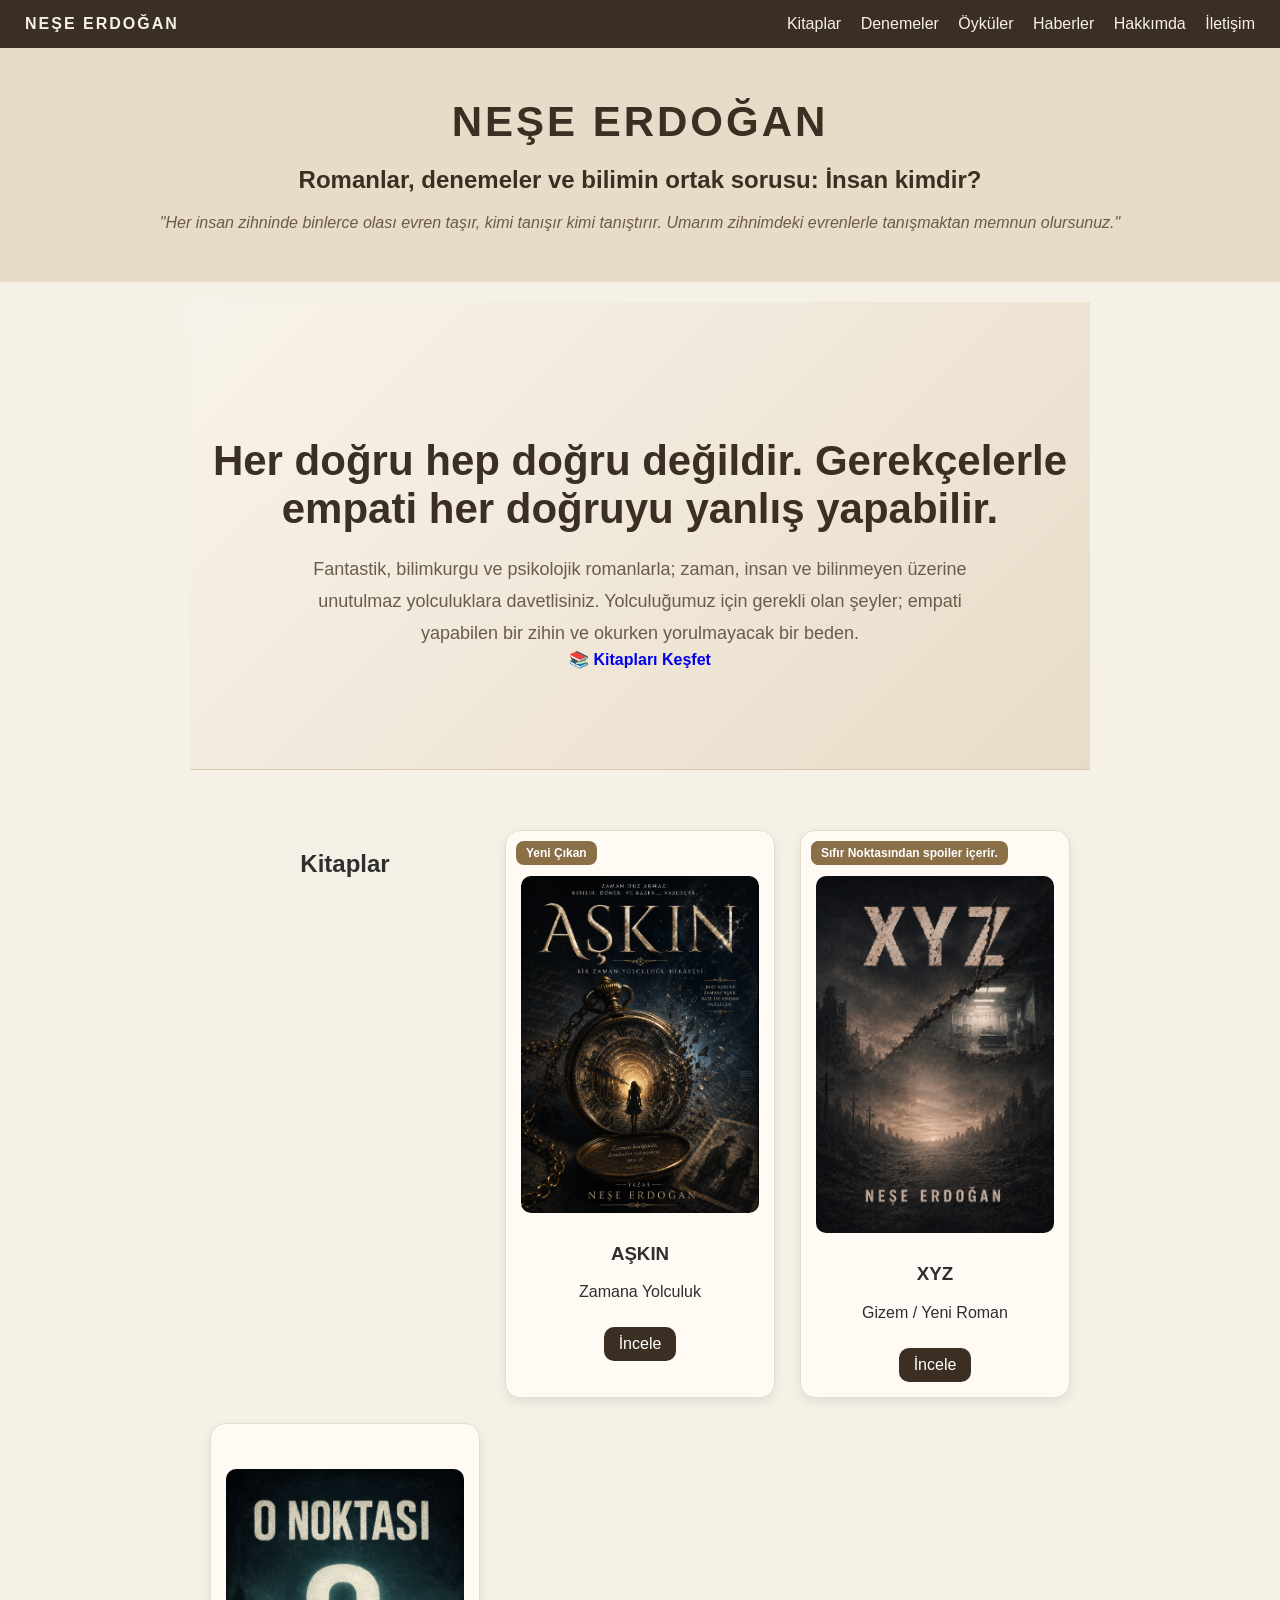
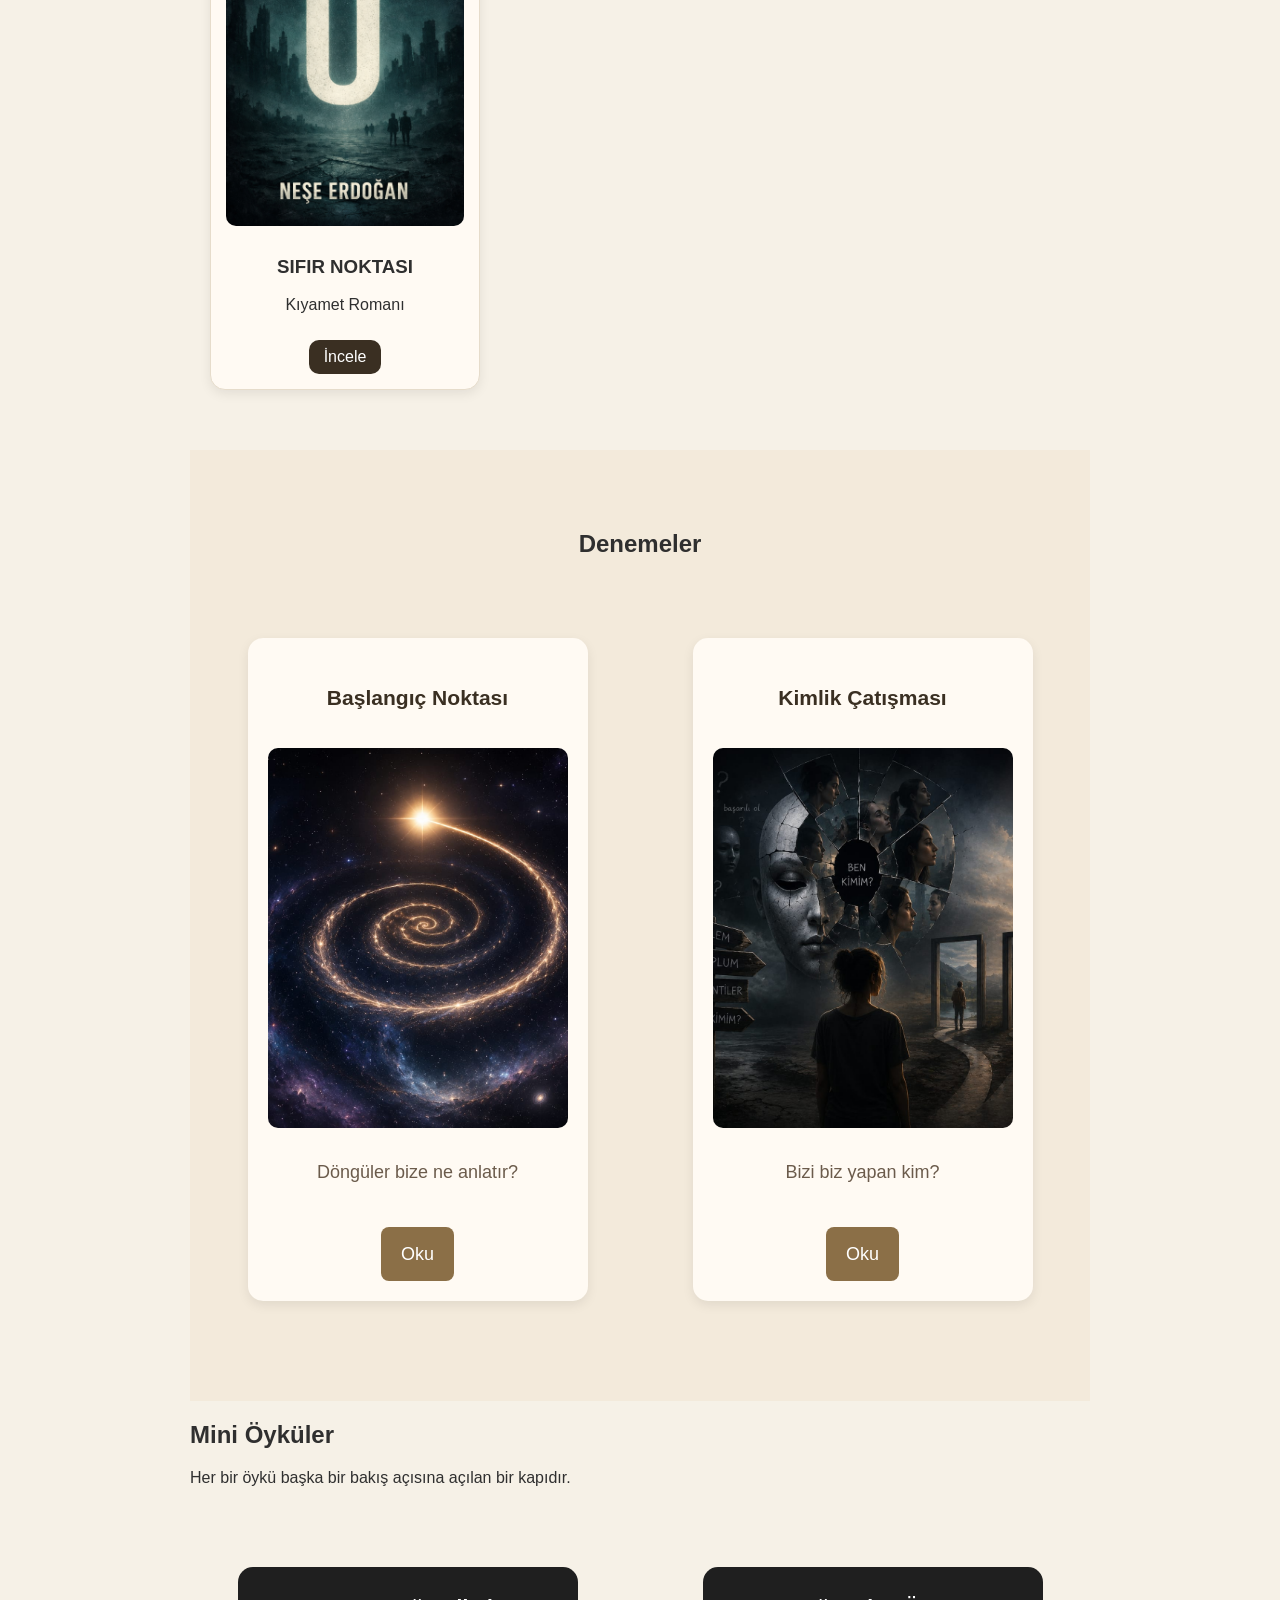
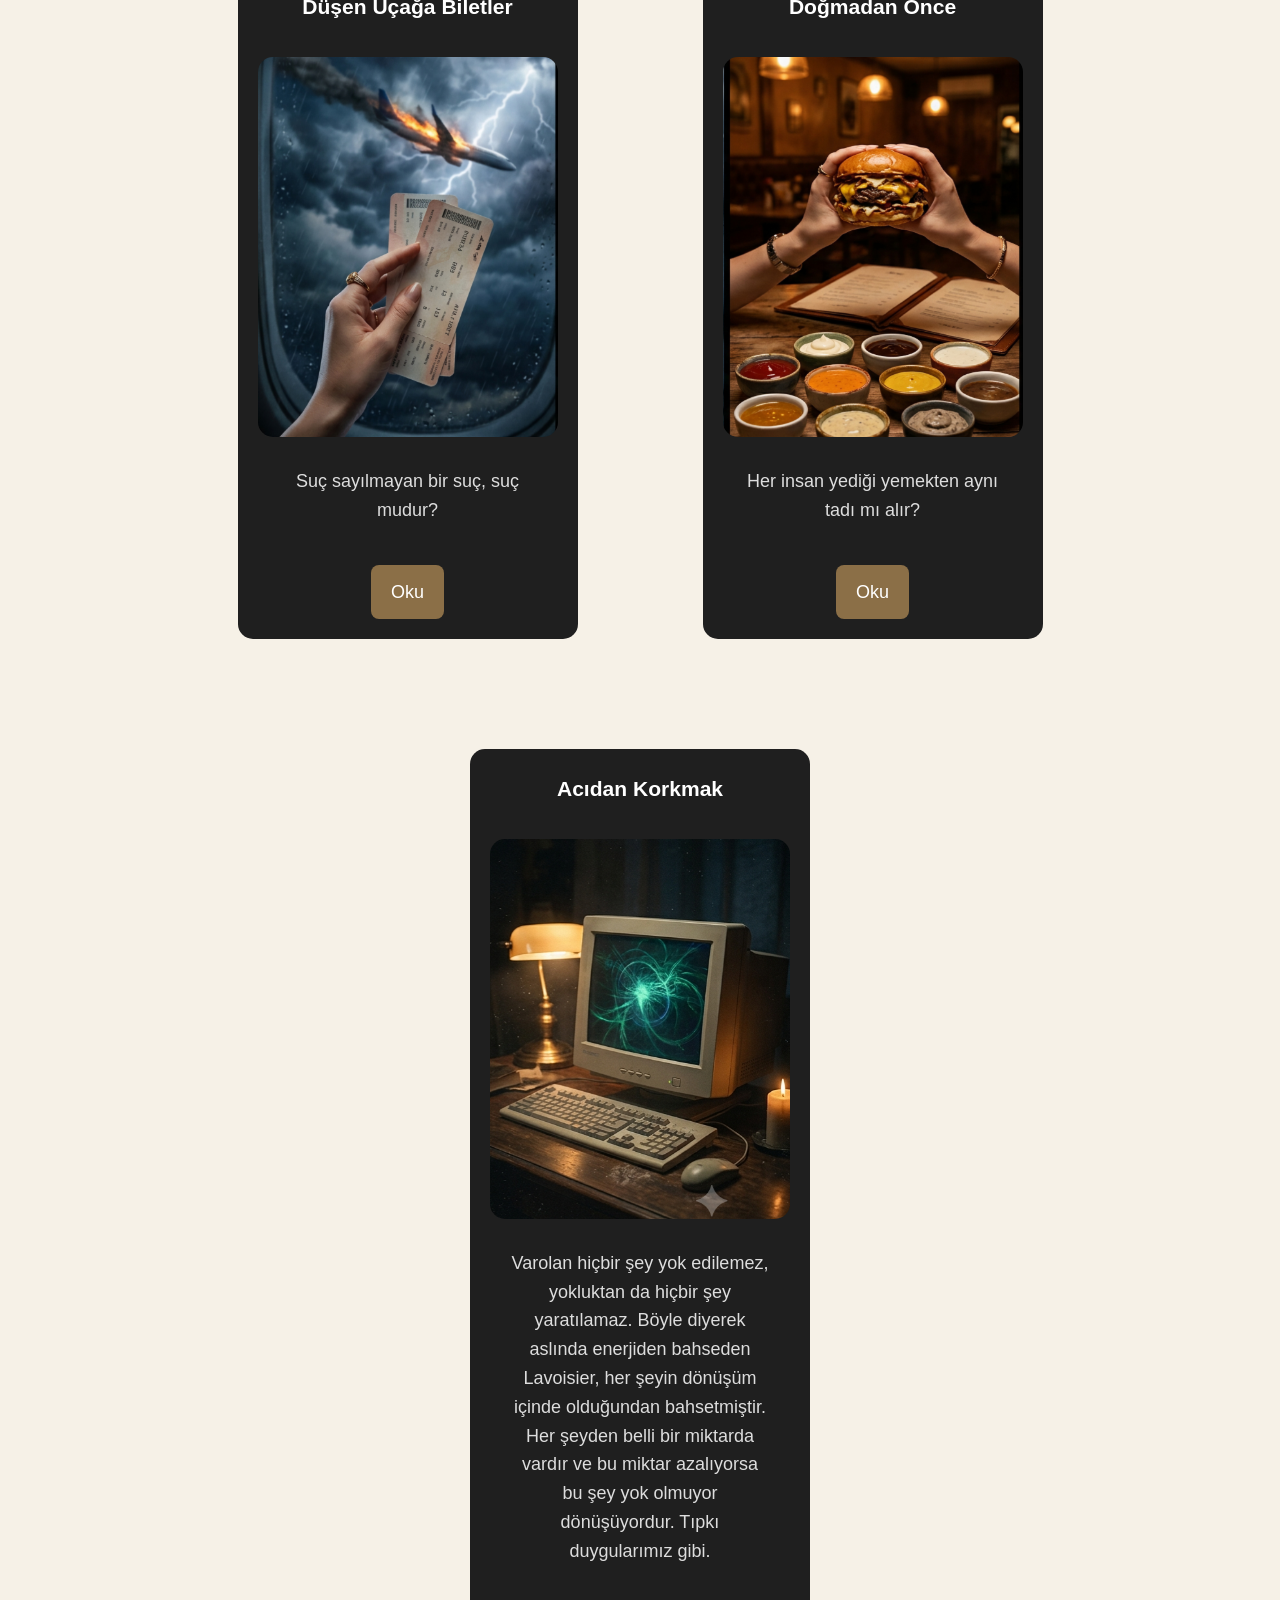
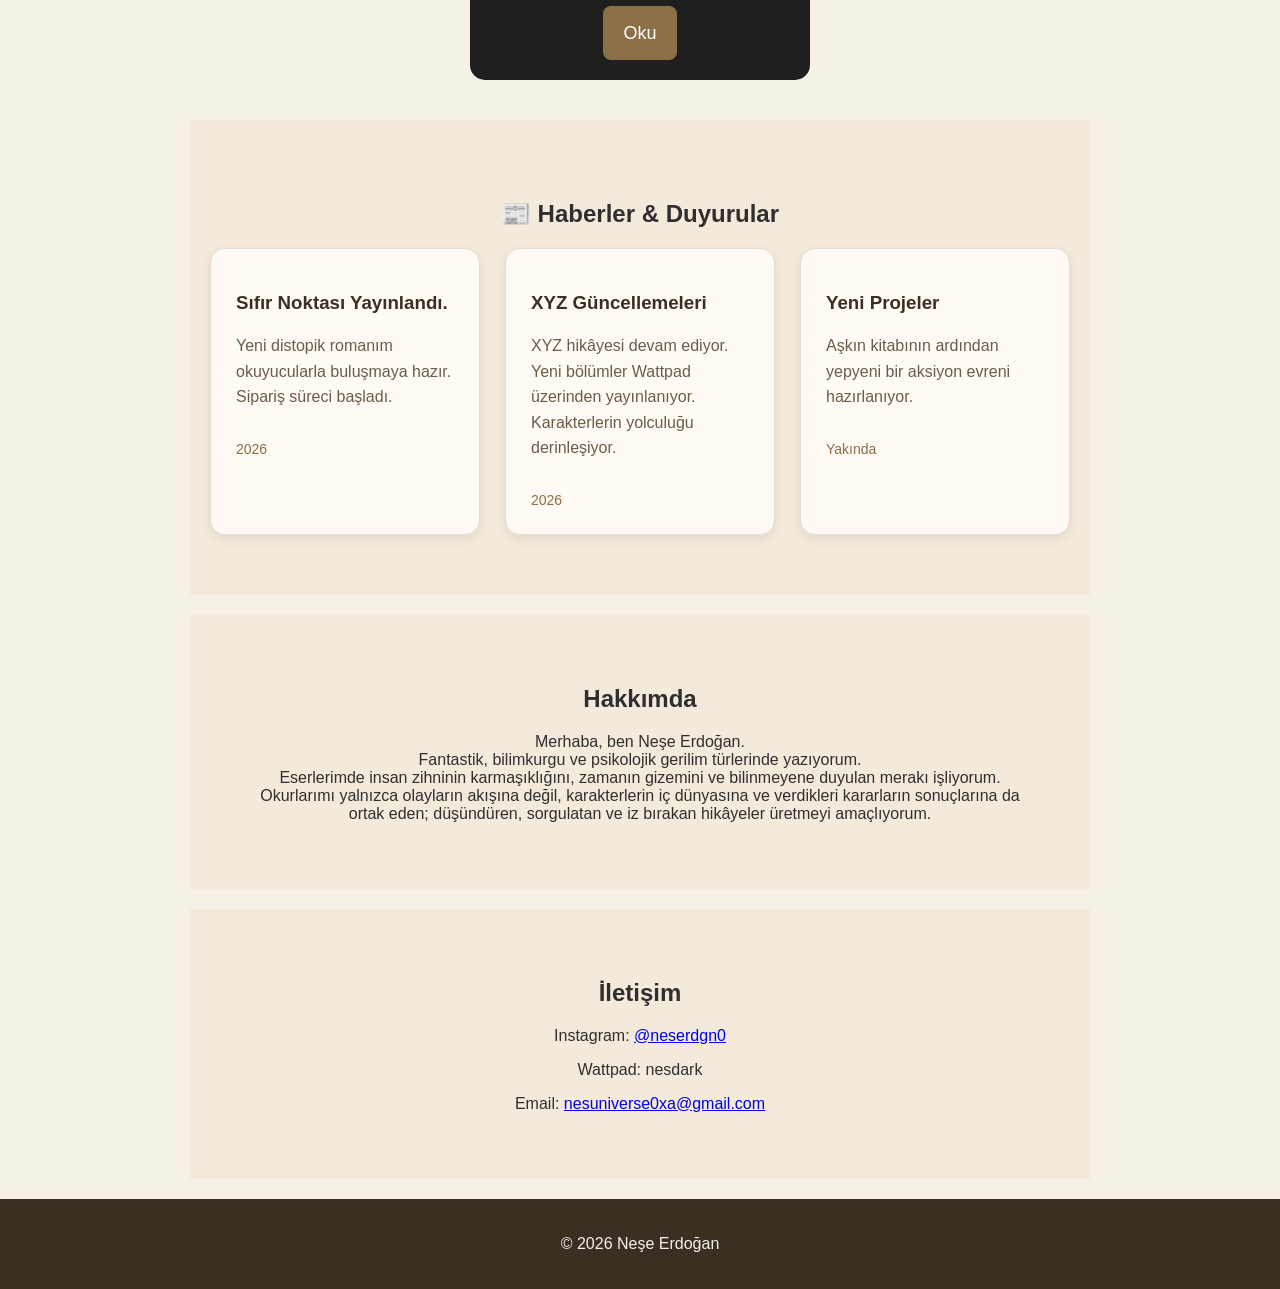
<file: index.html>
<!DOCTYPE html>
<html lang="tr">

<head>
  <meta charset="UTF-8">
  <meta name="viewport" content="width=device-width, initial-scale=1.0">
  <title>Neşe Erdoğan | Fantastik ve Bilimkurgu Roman Yazarı</title>
  <meta property="og:title" content="Neşe Erdoğan">

<meta property="og:description" content="Fantastik, bilimkurgu ve psikolojik romanlar.">

<meta property="og:image" content="https://nese87054-beep.github.io/NesUniverse/file_000000009f70720a86f1708d1f0b7b2d.png">

<meta property="og:url" content="https://nese87054-beep.github.io/NesUniverse/">

<meta property="og:type" content="website">
<meta name="description" content="Neşe Erdoğan'ın resmi yazarlık sitesi. AŞKIN, Sıfır Noktası ve XYZ romanları hakkında bilgiler, karakterler ve duyurular.">

<meta name="keywords" content="Neşe Erdoğan, Neşe Erdoğan yazar, Aşkın romanı, Sıfır Noktası, XYZ romanı, fantastik roman, bilimkurgu, zaman yolculuğu, Türk yazar">

<meta name="author" content="Neşe Erdoğan">

<meta name="robots" content="index, follow">

<link rel="canonical" href="https://nese87054-beep.github.io/NesUniverse/">

  <!-- Google Analytics -->
  <script async src="https://www.googletagmanager.com/gtag/js?id=G-4C749NQ0FZ"></script>

  <script>
    window.dataLayer = window.dataLayer || [];
    function gtag(){dataLayer.push(arguments);}
    gtag('js', new Date());

    gtag('config', 'G-4C749NQ0FZ');
  </script>

  <link rel="stylesheet" href="style.css">
  <script type="application/ld+json">
{
  "@context":"https://schema.org",
  "@type":"Person",
  "name":"Neşe Erdoğan",
  "jobTitle":"Roman Yazarı",
  "url":"https://nese87054-beep.github.io/NesUniverse/",
  "sameAs":[
    "https://www.instagram.com/neserdgn0"
  ]
}
</script>
  <script type="application/ld+json">
{
 "@context":"https://schema.org",
 "@type":"WebSite",
 "name":"Neşe Erdoğan",
 "url":"https://nese87054-beep.github.io/NesUniverse/",
 "author":{
   "@type":"Person",
   "name":"Neşe Erdoğan"
 }
}
</script>
  <script type="application/ld+json">
{
 "@context":"https://schema.org",
 "@type":"ItemList",
 "name":"Neşe Erdoğan Kitapları",
 "itemListElement":[
  {
   "@type":"Book",
   "position":1,
   "name":"AŞKIN",
   "url":"https://nese87054-beep.github.io/NesUniverse/askin.html"
  },
  {
   "@type":"Book",
   "position":2,
   "name":"Sıfır Noktası",
   "url":"https://nese87054-beep.github.io/NesUniverse/sifir-noktasi.html"
  },
  {
   "@type":"Book",
   "position":3,
   "name":"XYZ",
   "url":"https://nese87054-beep.github.io/NesUniverse/xyz.html"
  }
 ]
}
</script>
</head>


<body>


<!-- NAVBAR -->
<nav class="navbar">

  <div class="logo">
    NEŞE ERDOĞAN
  </div>

  <div class="menu">
    <a href="#books">Kitaplar</a>
    <a href="#deneme">Denemeler</a>
    <a href="#stories">Öyküler</a>
    <a href="#news">Haberler</a>
    <a href="#about">Hakkımda</a>
    <a href="#contact">İletişim</a>
  </div>

</nav>



<!-- HEADER -->
<header>

  <h1>NEŞE ERDOĞAN</h1>
<h2>Romanlar, denemeler ve bilimin ortak sorusu: İnsan kimdir?</h2>

  <span class="quote">
    "Her insan zihninde binlerce olası evren taşır, kimi tanışır kimi tanıştırır. 
    Umarım zihnimdeki evrenlerle tanışmaktan memnun olursunuz."
  </span>

</header>


<main>

<!-- HERO -->
<section class="hero">

  <h2>
    Her doğru hep doğru değildir. Gerekçelerle empati her doğruyu yanlış yapabilir.
  </h2>

  <p>
    Fantastik, bilimkurgu ve psikolojik romanlarla;
    zaman, insan ve bilinmeyen üzerine unutulmaz yolculuklara davetlisiniz.
    Yolculuğumuz için gerekli olan şeyler;
    empati yapabilen bir zihin ve okurken yorulmayacak bir beden.
  </p>

  <a href="#books" class="btn">
    📚 Kitapları Keşfet
  </a>

</section>




<!-- KİTAPLAR -->
<section id="books">

<h2>Kitaplar</h2>



<!-- AŞKIN -->
<div class="book-card">

<span class="badge">
Yeni Çıkan
</span>

  <img src="file_000000009f70720a86f1708d1f0b7b2d.png" alt="AŞKIN roman kapağı - Neşe Erdoğan">

<h3>AŞKIN</h3>

<p>
Zamana Yolculuk
</p>

<a href="askin.html">
İncele
</a>

</div>





<!-- XYZ -->
<div class="book-card">

<span class="badge">
Yeni Çıkan
</span>
  
<span class="badge">
Sıfır Noktasından spoiler içerir.
</span>

<img src="file_000000004ad471fdaa1582f3d3aa78e8.png" alt="XYZ roman kapağı - Neşe Erdoğan">

<h3>XYZ</h3>

<p>
Gizem / Yeni Roman
</p>

<a href="xyz.html">
İncele
</a>

</div>





<!-- SIFIR NOKTASI -->
<div class="book-card">

<img src="file_000000008bf872469f45810240bcbe75.png" alt="Sıfır Noktası roman kapağı - Neşe Erdoğan">

<h3>SIFIR NOKTASI</h3>

<p>
Kıyamet Romanı
</p>

<a href="sifir-noktasi.html">
İncele
</a>

</div>
</section>
  <section id="deneme">
    <h2> Denemeler</h2>
    <div class="deneme-container">
      <article class="deneme-card">
        <h3> Başlangıç Noktası</h3>
        <img src="bas.jpg" alt="Başlangıç Noktası-Neşe ERDOĞAN">
        <p>Döngüler bize ne anlatır?</p>
        <a href="bas.html">
          Oku </a>
      </article>
      <article class="deneme-card">
        <h3> Kimlik Çatışması </h3>
<img src="kim.jpg" alt="Kimlik Çatışması-Neşe ERDOĞAN">
        <p>Bizi biz yapan kim?</p>
        <a href="kim.html">
          Oku </a>
      </article>
    </div>
    
</section>
<section id="stories">

<h2>Mini Öyküler</h2>

<p>
Her bir öykü başka bir bakış açısına açılan bir kapıdır.
</p>

<div class="story-container">

<article class="story-card">

<h3>Düşen Uçağa Biletler</h3>

<img src="dus.jpeg" alt="Düşen Uçağa Biletler mini öykü kapağı">
  <span class="badge">
Yakında
</span>

<p>
Suç sayılmayan bir suç, suç mudur?
</p>

<a href="dusenuc.html">
Oku
</a>

</article>


<article class="story-card">

<h3>Doğmadan Önce</h3>

<img src="menu.jpeg" alt="Doğmadan Önce mini öykü kapağı">
   <span class="badge">
Yakında
</span>

<p>
Her insan yediği yemekten aynı tadı mı alır?
</p>

<a href="dogma.html">
Oku
</a>

</article>


<article class="story-card">

<h3>Acıdan Korkmak</h3>

<img src="aci.png" alt="Acıdan Korkmak mini öykü kapağı">
   <span class="badge">
Yakında
</span>

<p>
Varolan hiçbir şey yok edilemez, yokluktan da hiçbir şey yaratılamaz.
Böyle diyerek aslında enerjiden bahseden Lavoisier, her şeyin dönüşüm içinde olduğundan bahsetmiştir.
Her şeyden belli bir miktarda vardır ve bu miktar azalıyorsa bu şey yok olmuyor dönüşüyordur.
Tıpkı duygularımız gibi.
</p>

<a href="aci.html">
Oku
</a>

</article>

</div>

</section>


<!-- HABERLER & DUYURULAR -->

<section id="news">

<h2>
📰 Haberler & Duyurular
</h2>


<div class="news-container">


<div class="news-card">

<h3>
Sıfır Noktası Yayınlandı.
</h3>

<p>
Yeni distopik romanım okuyucularla buluşmaya hazır.
Sipariş süreci başladı.
</p>

<span>
2026
</span>

</div>




<div class="news-card">

<h3>
XYZ Güncellemeleri
</h3>

<p>
XYZ hikâyesi devam ediyor.
Yeni bölümler Wattpad üzerinden yayınlanıyor.
Karakterlerin yolculuğu derinleşiyor.
</p>

<span>
2026
</span>

</div>





<div class="news-card">

<h3>
Yeni Projeler
</h3>

<p>
Aşkın kitabının ardından yepyeni bir aksiyon evreni hazırlanıyor.
</p>

<span>
Yakında
</span>

</div>



</div>

</section>







<!-- HAKKIMDA -->

<section id="about">

<h2> Hakkımda</h2>
  <p> Merhaba, ben Neşe Erdoğan.
  <br>
  Fantastik, bilimkurgu ve psikolojik gerilim türlerinde yazıyorum. 
  <br>
  Eserlerimde insan zihninin karmaşıklığını, zamanın gizemini ve bilinmeyene duyulan merakı işliyorum.
  <br>
  Okurlarımı yalnızca olayların akışına değil, karakterlerin iç dünyasına ve verdikleri kararların sonuçlarına da 
  <br> 
  ortak eden; düşündüren, sorgulatan ve iz bırakan hikâyeler üretmeyi amaçlıyorum.
  </p>


</section>



<!-- İLETİŞİM -->

<section id="contact">

<h2>
İletişim
</h2>


<p>
Instagram:
<a href="https://instagram.com/neserdgn0" target="_blank">
@neserdgn0
</a>
</p>


<p>
Wattpad: nesdark
</p>


<p>
Email:
<a href="mailto:nesuniverse0xa@gmail.com">
nesuniverse0xa@gmail.com
</a>
</p>


</section>
  </main>







<!-- FOOTER -->

<footer>

<p>
© 2026 Neşe Erdoğan
</p>

</footer>



</body>

</html>
</file>
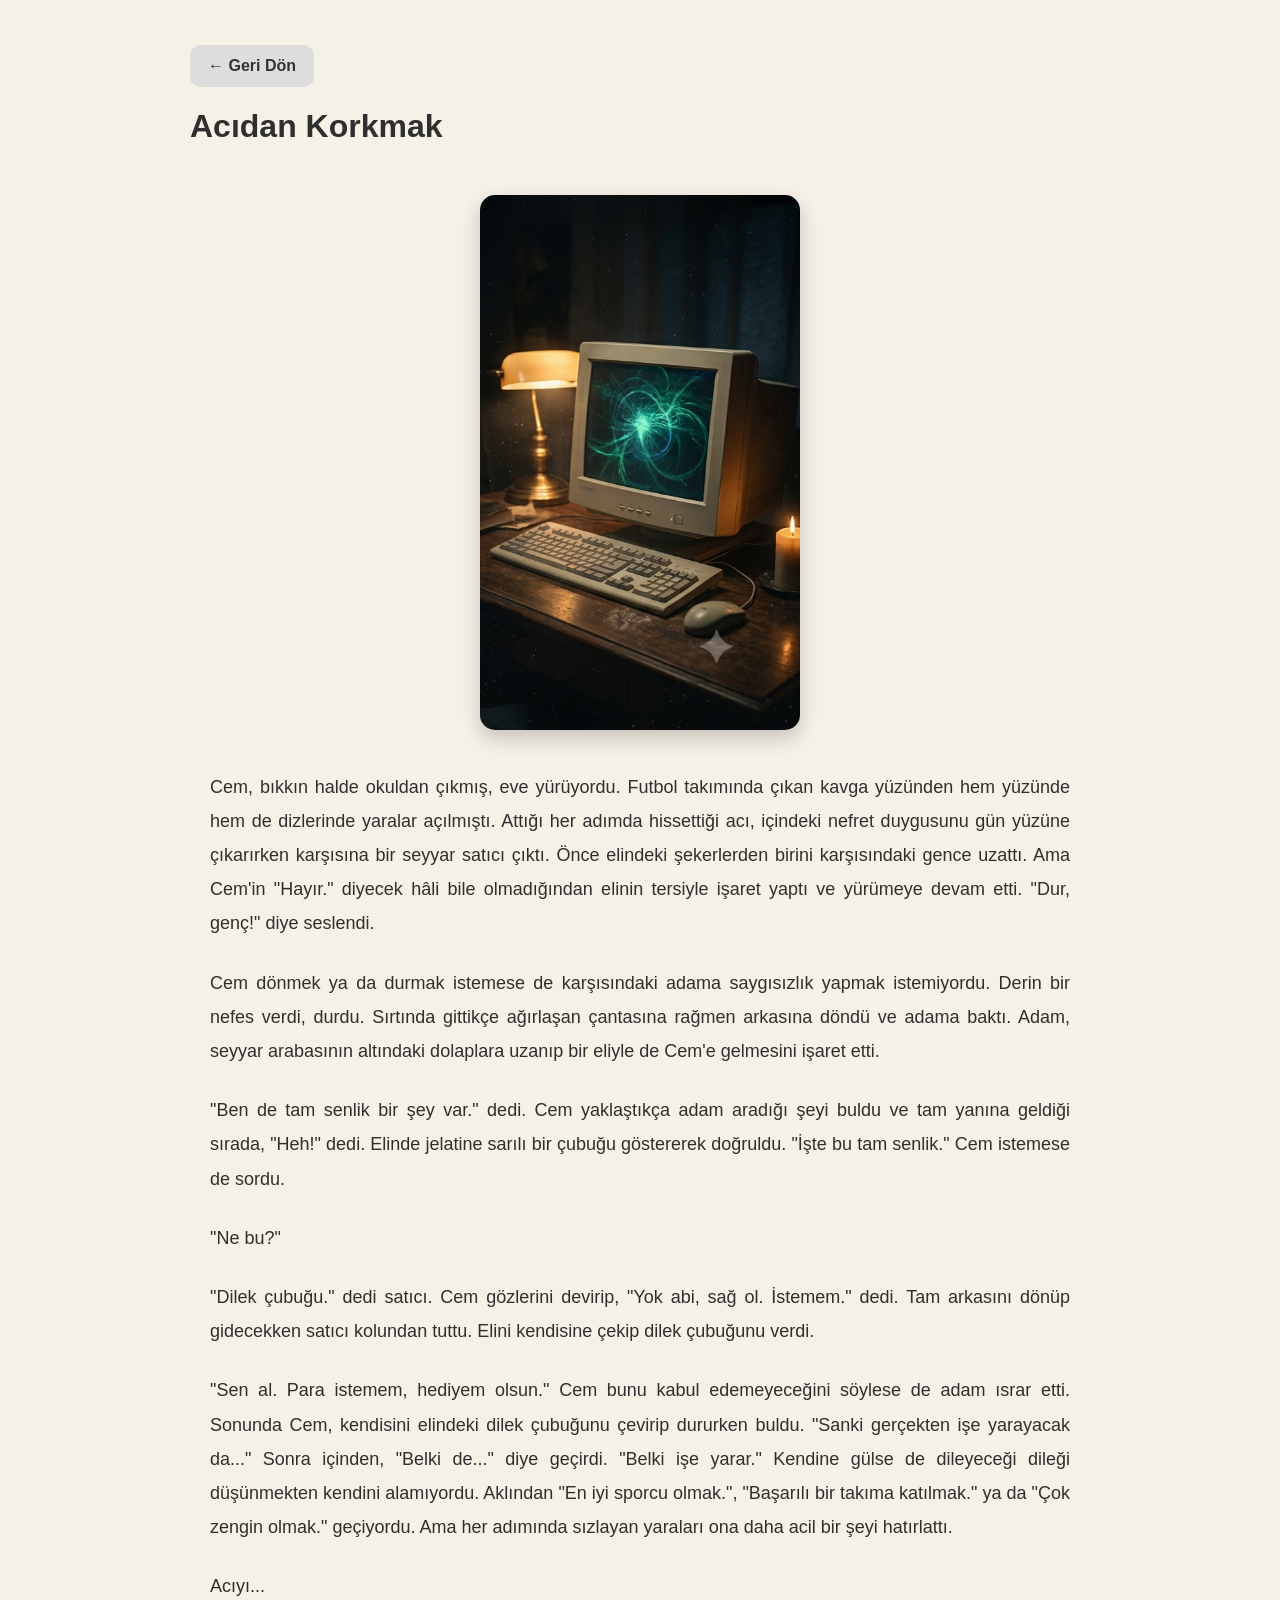
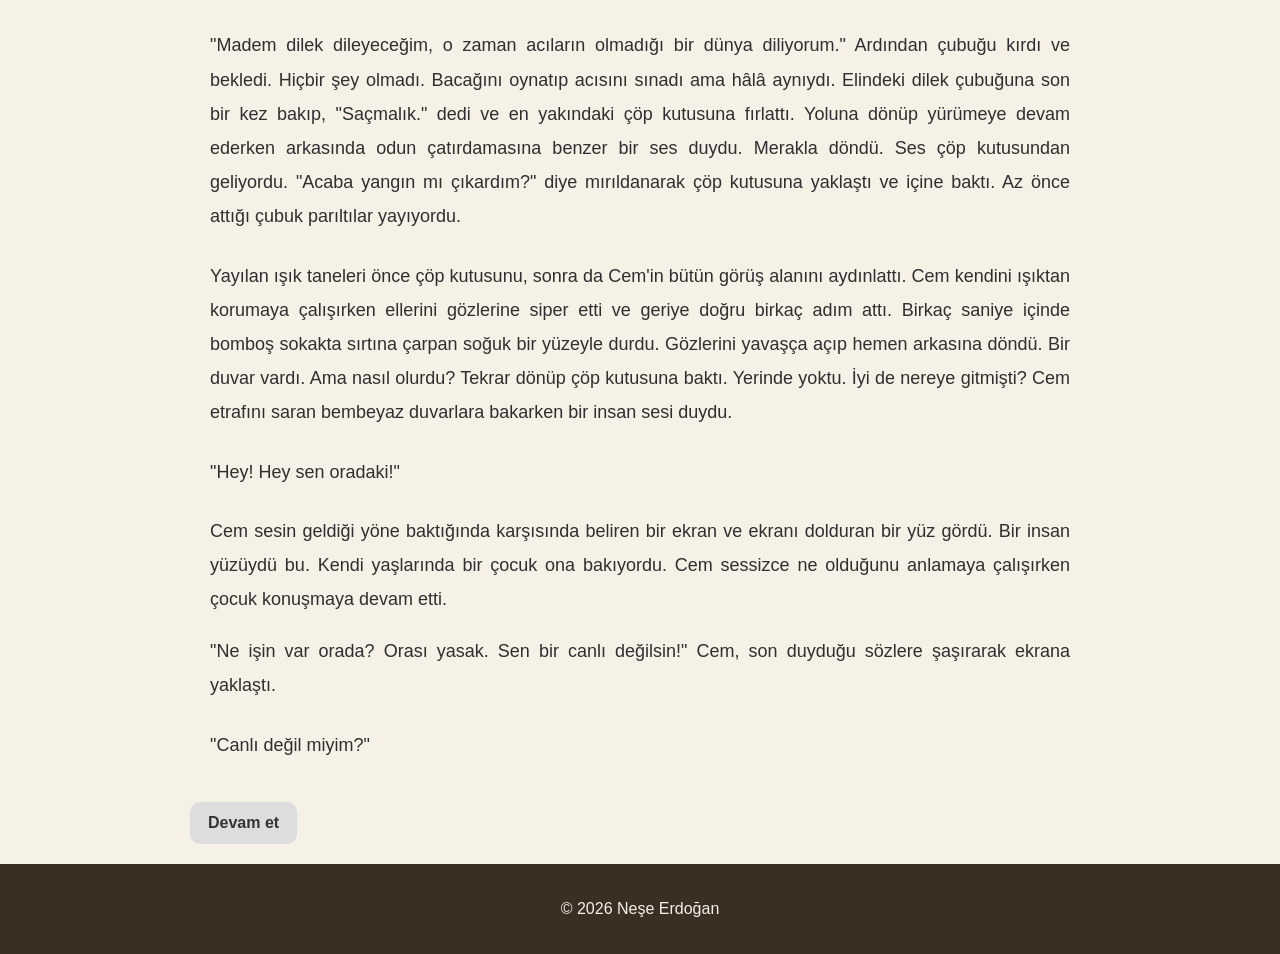
<file: aci.html>
<!DOCTYPE html>
<html lang="tr">
  <head>
  <meta charset="UTF-8">
  <meta name="viewport" content="width=device-width, initial-scale=1.0">
 <title> Acıdan Korkmak</title>
  <link rel="stylesheet" href="style.css">
  <meta name="description" content="Acıdan korkmak, duyguları kabullenmek üzerine yazılmış bir mini öyküdür.">
  <meta name="author" content="Neşe ERDOĞAN">
  <meta name="robots" content="index,follow">
  <link rel="canonical" href="https://nese87054-beep.github.io/NesUniverse/aci.html">
  <meta property="og:title" content="Acıdan Korkmak|Neşe ERDOĞAN">
  <meta property="og:description" content="Acıdan korkmak, duyguları kabullenmek üzerine yazılmış bir mini öyküdür.">
  <meta property="og:image" content="https://nese87054-beep.github.io/NesUniverse/aci.png">
  <meta property="og:url" content="https://nese87054-beep.github.io/NesUniverse/aci.html">
    <meta property="og:site_name" content="Neşe Erdoğan">
  <meta property="og:type" content="article">
  <script type="application/ld+json">
    {
    "@context":"https://schema.org",
    "@type":"Article",
    "headline":"Acıdan Korkmak",
    "author":{
    "@type":"Person",
    "name":"Neşe ERDOĞAN"
    }
    }
  </script>
</head>
  <body>
    <main>
      <div class="buttons">

      <a href="index.html" class="btn back">← Geri Dön</a>
        
</div>
      <h1>Acıdan Korkmak</h1>
    <section class="story-cover">
    <img src="aci.png" alt="Acıdan Korkmak">
</section>
      <article>
        <p>
        Cem, bıkkın halde okuldan çıkmış, eve yürüyordu. Futbol takımında çıkan kavga yüzünden hem yüzünde hem de dizlerinde yaralar açılmıştı. Attığı her adımda hissettiği acı, içindeki nefret duygusunu gün yüzüne çıkarırken karşısına bir seyyar satıcı çıktı.
Önce elindeki şekerlerden birini karşısındaki gence uzattı. Ama Cem'in "Hayır." diyecek hâli bile olmadığından elinin tersiyle işaret yaptı ve yürümeye devam etti.
"Dur, genç!" diye seslendi.
        </p>
        <p>
Cem dönmek ya da durmak istemese de karşısındaki adama saygısızlık yapmak istemiyordu. Derin bir nefes verdi, durdu. Sırtında gittikçe ağırlaşan çantasına rağmen arkasına döndü ve adama baktı.
Adam, seyyar arabasının altındaki dolaplara uzanıp bir eliyle de Cem'e gelmesini işaret etti.
        </p>
        <p>
          "Ben de tam senlik bir şey var." dedi.
Cem yaklaştıkça adam aradığı şeyi buldu ve tam yanına geldiği sırada,
"Heh!" dedi.
Elinde jelatine sarılı bir çubuğu göstererek doğruldu.
"İşte bu tam senlik."
Cem istemese de sordu.
        </p>
        <p>
"Ne bu?"
        </p>
        <p>
"Dilek çubuğu." dedi satıcı.
Cem gözlerini devirip,
"Yok abi, sağ ol. İstemem." dedi.
Tam arkasını dönüp gidecekken satıcı kolundan tuttu. Elini kendisine çekip dilek çubuğunu verdi.
        </p>
         <p>"Sen al. Para istemem, hediyem olsun."
Cem bunu kabul edemeyeceğini söylese de adam ısrar etti. Sonunda Cem, kendisini elindeki dilek çubuğunu çevirip dururken buldu.
"Sanki gerçekten işe yarayacak da..."
Sonra içinden,
"Belki de..." diye geçirdi.
"Belki işe yarar."
Kendine gülse de dileyeceği dileği düşünmekten kendini alamıyordu.
Aklından "En iyi sporcu olmak.", "Başarılı bir takıma katılmak." ya da "Çok zengin olmak." geçiyordu.
Ama her adımında sızlayan yaraları ona daha acil bir şeyi hatırlattı.
         </p>
        <p>
Acıyı...
        </p>
        <p> "Madem dilek dileyeceğim, o zaman acıların olmadığı bir dünya diliyorum."
Ardından çubuğu kırdı ve bekledi.
Hiçbir şey olmadı.
Bacağını oynatıp acısını sınadı ama hâlâ aynıydı.
Elindeki dilek çubuğuna son bir kez bakıp,
"Saçmalık." dedi ve en yakındaki çöp kutusuna fırlattı.
Yoluna dönüp yürümeye devam ederken arkasında odun çatırdamasına benzer bir ses duydu.
Merakla döndü.
Ses çöp kutusundan geliyordu.
      
"Acaba yangın mı çıkardım?" diye mırıldanarak çöp kutusuna yaklaştı ve içine baktı.
Az önce attığı çubuk parıltılar yayıyordu.
        </p>
        <p>
Yayılan ışık taneleri önce çöp kutusunu, sonra da Cem'in bütün görüş alanını aydınlattı.
Cem kendini ışıktan korumaya çalışırken ellerini gözlerine siper etti ve geriye doğru birkaç adım attı.
Birkaç saniye içinde bomboş sokakta sırtına çarpan soğuk bir yüzeyle durdu.
Gözlerini yavaşça açıp hemen arkasına döndü.
Bir duvar vardı.
Ama nasıl olurdu?
Tekrar dönüp çöp kutusuna baktı.
Yerinde yoktu.
İyi de nereye gitmişti?
Cem etrafını saran bembeyaz duvarlara bakarken bir insan sesi duydu.
        </p>
        <p>
          
"Hey! Hey sen oradaki!"
        </p>
Cem sesin geldiği yöne baktığında karşısında beliren bir ekran ve ekranı dolduran bir yüz gördü.
Bir insan yüzüydü bu.
Kendi yaşlarında bir çocuk ona bakıyordu.
Cem sessizce ne olduğunu anlamaya çalışırken çocuk konuşmaya devam etti.
        <p>
"Ne işin var orada? Orası yasak. Sen bir canlı değilsin!"
Cem, son duyduğu sözlere şaşırarak ekrana yaklaştı.
        </p> <p>
"Canlı değil miyim?"
        </p>
      </article>
<div class="buttons">
  
<a href="aci2.html" class="btn back">
  Devam et </a>
</div>

      
      
    </main>

  <footer>
    <p>© 2026 Neşe Erdoğan</p>  </footer>
  </body>

</html>
</file>
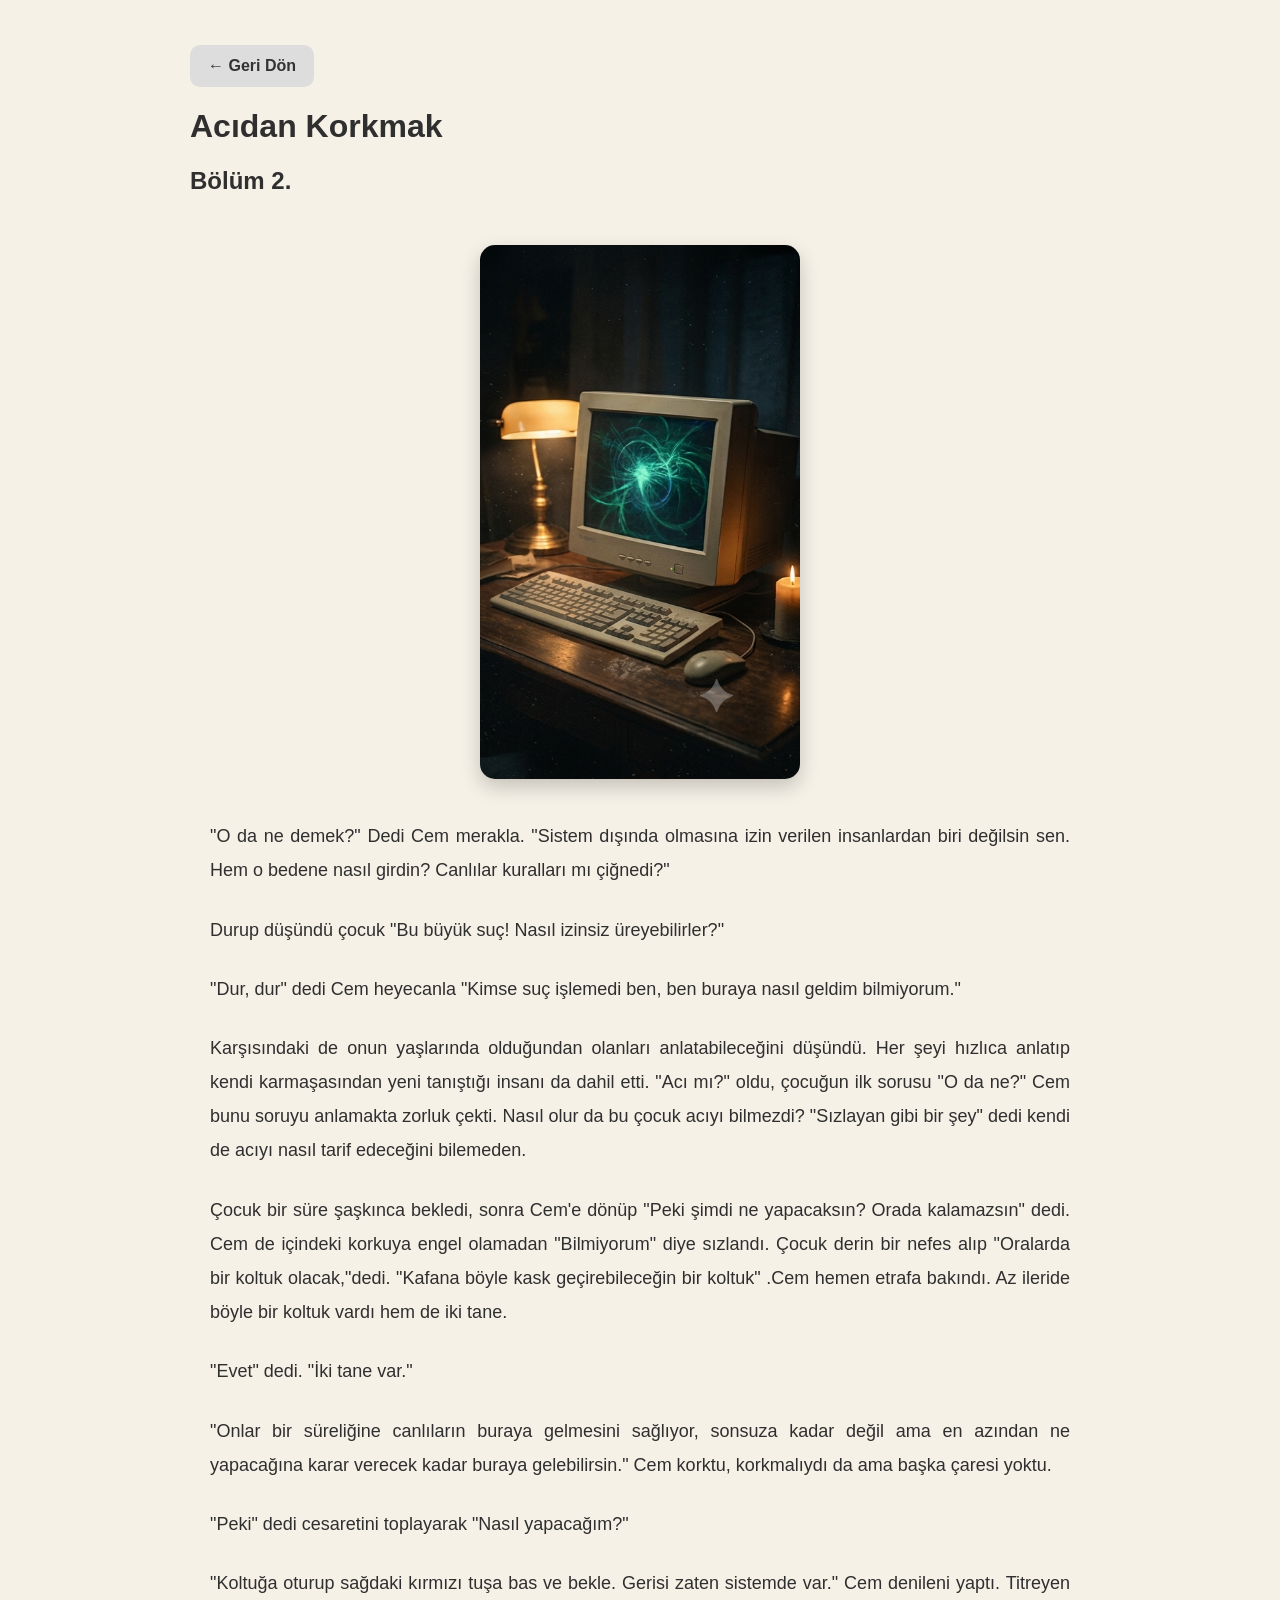
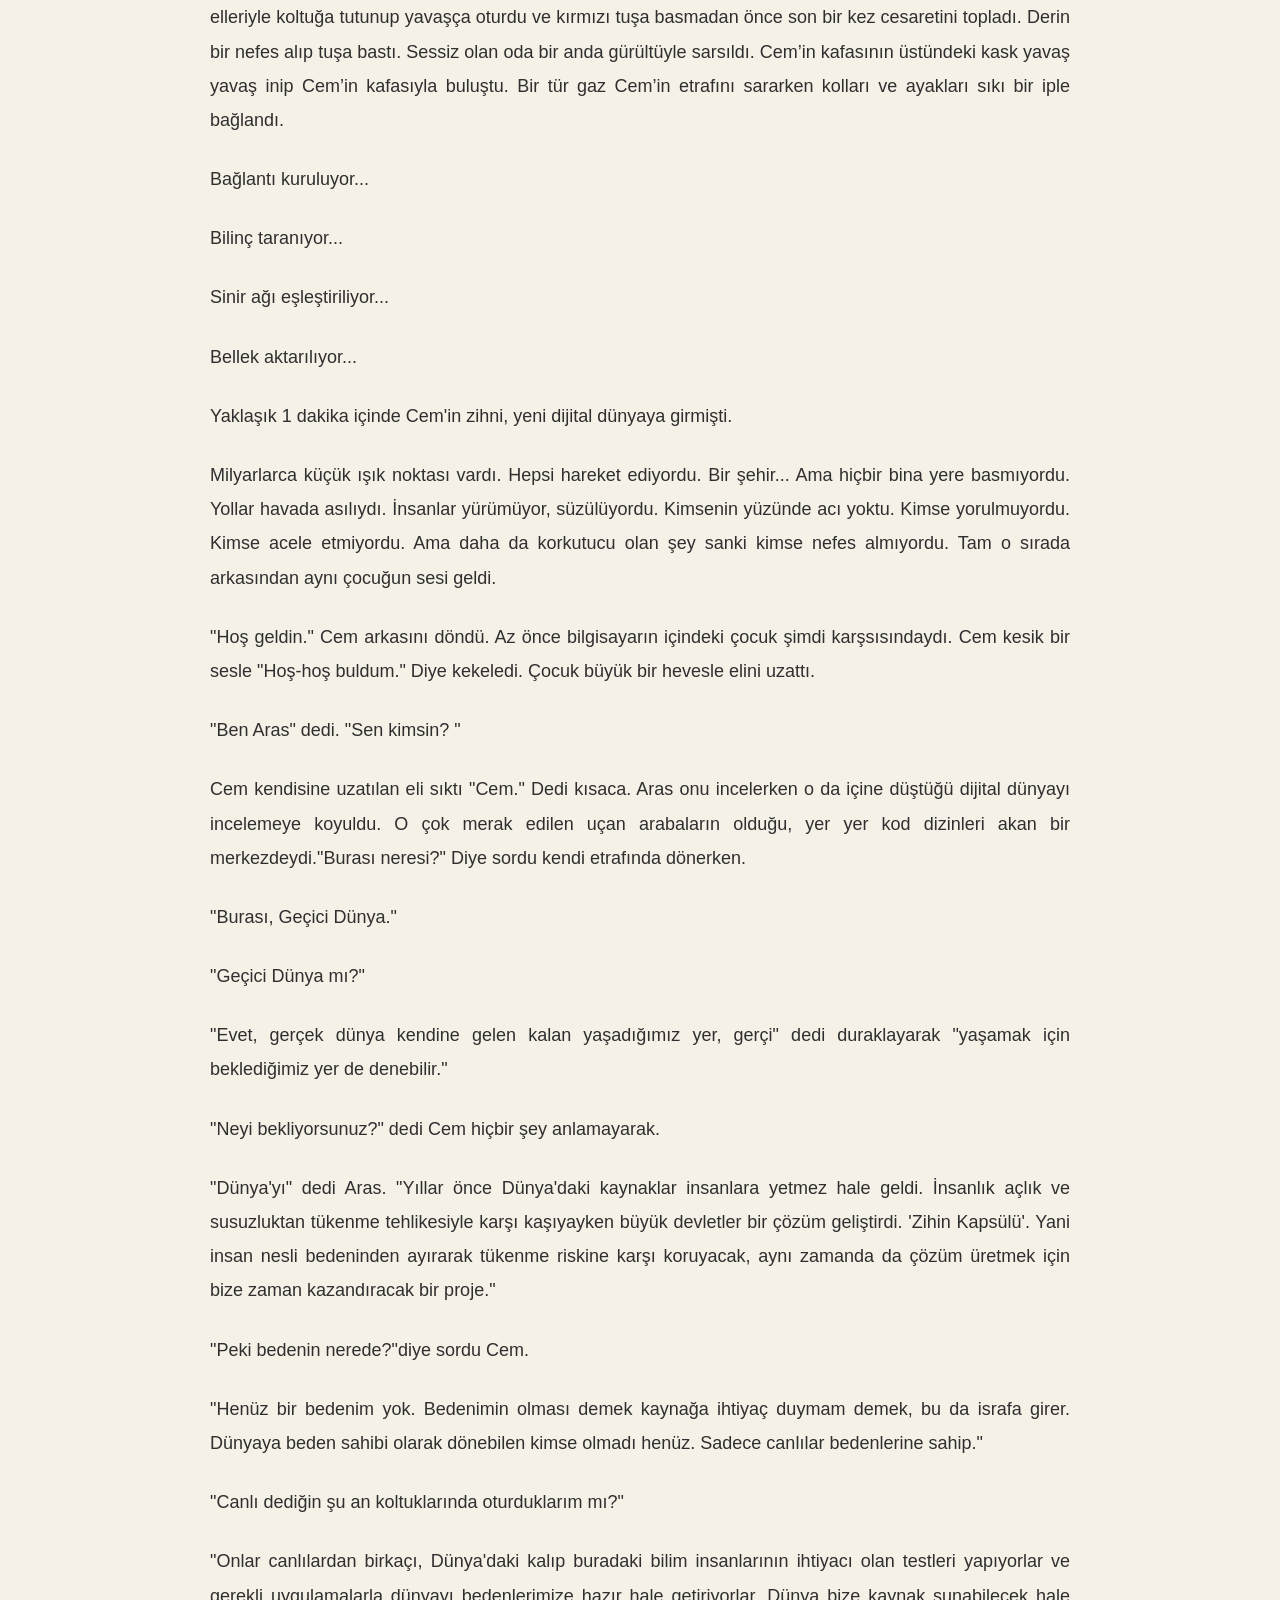
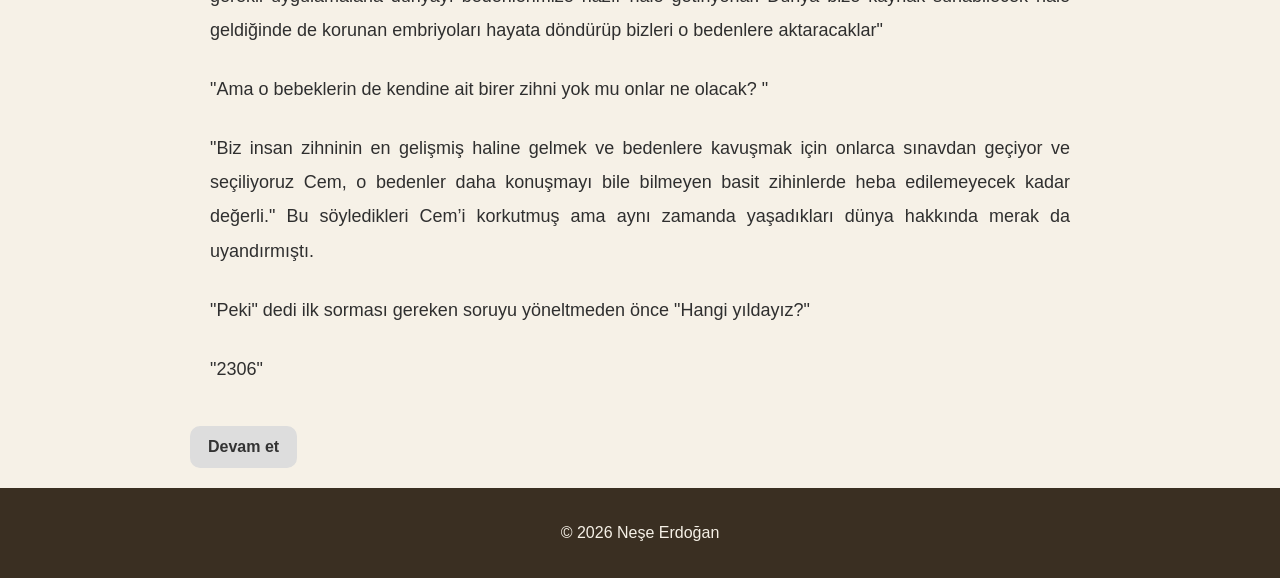
<file: aci2.html>
<!DOCTYPE html>
<html lang="tr">
  <head>
  <meta charset="UTF-8">
  <meta name="viewport" content="width=device-width, initial-scale=1.0">
 <title> Acıdan Korkmak</title>
  <link rel="stylesheet" href="style.css">
  <meta name="description" content="Acıdan korkmak, duyguları kabullenmek üzerine yazılmış bir mini öyküdür.">
  <meta name="author" content="Neşe ERDOĞAN">
  <meta name="robots" content="index,follow">
  <link rel="canonical" href="https://nese87054-beep.github.io/NesUniverse/aci.html">
  <meta property="og:title" content="Acıdan Korkmak|Neşe ERDOĞAN">
    <meta name="keywords"
content="Acıdan Korkmak, Neşe Erdoğan, bilim kurgu, mini öykü, dijital dünya, yapay zeka, gelecek, zihin aktarımı, hikaye, Türk bilim kurgu">
  <meta property="og:description" content="Acıdan korkmak, duyguları kabullenmek üzerine yazılmış bir mini öyküdür.">
  <meta property="og:image" content="https://nese87054-beep.github.io/NesUniverse/aci.png">
  <meta property="og:url" content="https://nese87054-beep.github.io/NesUniverse/aci.html">
    <meta property="og:site_name" content="Neşe Erdoğan">
  <meta property="og:type" content="article">
  <script type="application/ld+json">
    {
    "@context":"https://schema.org",
    "@type":"Article",
    "headline":"Acıdan Korkmak",
    "author":{
    "@type":"Person",
    "name":"Neşe ERDOĞAN"
    }
    }
  </script>
</head>
  <body>
    <main>
      <div class="buttons">

      <a href="aci.html" class="btn back">← Geri Dön</a>
      </div>

      <h1>Acıdan Korkmak</h1>
      <h2>Bölüm 2. </h2>
    <section class="story-cover">
    <img src="aci.png" alt="Acıdan Korkmak">
</section>
      <article>
      <p>

"O da ne demek?" Dedi Cem merakla.

"Sistem dışında olmasına izin verilen insanlardan biri değilsin sen. Hem o bedene nasıl girdin? Canlılar kuralları mı çiğnedi?"

</p>

<p>

Durup düşündü çocuk "Bu büyük suç! Nasıl izinsiz üreyebilirler?"

</p>

<p>

"Dur, dur" dedi Cem heyecanla "Kimse suç işlemedi ben, ben buraya nasıl geldim bilmiyorum."

</p>

<p>

Karşısındaki de onun yaşlarında olduğundan olanları anlatabileceğini düşündü. Her şeyi hızlıca anlatıp kendi karmaşasından yeni tanıştığı insanı da dahil etti.

"Acı mı?" oldu, çocuğun ilk sorusu "O da ne?" Cem bunu soruyu anlamakta zorluk çekti. Nasıl olur da bu çocuk acıyı bilmezdi? "Sızlayan gibi bir şey" dedi kendi de acıyı nasıl tarif edeceğini bilemeden.

</p>

<p>

Çocuk bir süre şaşkınca bekledi, sonra Cem'e dönüp "Peki şimdi ne yapacaksın? Orada kalamazsın" dedi. Cem de içindeki korkuya engel olamadan "Bilmiyorum" diye sızlandı. Çocuk derin bir nefes alıp "Oralarda bir koltuk olacak,"dedi. "Kafana böyle kask geçirebileceğin bir koltuk" .Cem hemen etrafa bakındı. Az ileride böyle bir koltuk vardı hem de iki tane.

</p>

<p>

"Evet" dedi. "İki tane var."

</p>

<p>

"Onlar bir süreliğine canlıların buraya gelmesini sağlıyor, sonsuza kadar değil ama en azından ne yapacağına karar verecek kadar buraya gelebilirsin." Cem korktu, korkmalıydı da ama başka çaresi yoktu. 

</p>

<p>

"Peki" dedi cesaretini toplayarak "Nasıl yapacağım?"

</p>

<p>

"Koltuğa oturup sağdaki kırmızı tuşa bas ve bekle. Gerisi zaten sistemde var." Cem denileni yaptı. Titreyen elleriyle koltuğa tutunup yavaşça oturdu ve kırmızı tuşa basmadan önce son bir kez cesaretini topladı. Derin bir nefes alıp tuşa bastı. Sessiz olan oda bir anda gürültüyle sarsıldı. Cem’in kafasının üstündeki kask yavaş yavaş inip Cem’in kafasıyla buluştu. Bir tür gaz Cem’in etrafını sararken kolları ve ayakları sıkı bir iple bağlandı. 

</p>

<p>

Bağlantı kuruluyor...

</p>

<p>

Bilinç taranıyor...

</p>

<p>

Sinir ağı eşleştiriliyor...

</p>

<p>

Bellek aktarılıyor...

</p>

<p>

Yaklaşık 1 dakika içinde Cem'in zihni, yeni dijital dünyaya girmişti.

</p>

<p>

Milyarlarca küçük ışık noktası vardı.

Hepsi hareket ediyordu.

Bir şehir...

Ama hiçbir bina yere basmıyordu.

Yollar havada asılıydı.

İnsanlar yürümüyor, süzülüyordu.

Kimsenin yüzünde acı yoktu.

Kimse yorulmuyordu.

Kimse acele etmiyordu.

Ama daha da korkutucu olan şey sanki kimse nefes almıyordu.

Tam o sırada arkasından aynı çocuğun sesi geldi.

</p>

<p>

"Hoş geldin."

Cem arkasını döndü. Az önce bilgisayarın içindeki çocuk şimdi karşsısındaydı. Cem kesik bir sesle "Hoş-hoş buldum." Diye kekeledi. Çocuk büyük bir hevesle elini uzattı.</p>

<p>

"Ben Aras" dedi. "Sen kimsin? "

</p> <p> Cem kendisine uzatılan eli sıktı "Cem." Dedi kısaca. Aras onu incelerken o da içine düştüğü dijital dünyayı incelemeye koyuldu. O çok merak edilen uçan arabaların olduğu, yer yer kod dizinleri akan bir merkezdeydi."Burası neresi?" Diye sordu kendi etrafında dönerken.

</p>

<p>

"Burası, Geçici Dünya."

</p>

<p>

"Geçici Dünya mı?"

</p>

<p>

"Evet, gerçek dünya kendine gelen kalan yaşadığımız yer, gerçi" dedi duraklayarak "yaşamak için beklediğimiz yer de denebilir."

</p>

<p>

"Neyi bekliyorsunuz?" dedi Cem hiçbir şey anlamayarak.

</p>

<p>

"Dünya'yı" dedi Aras. "Yıllar önce Dünya'daki kaynaklar insanlara yetmez hale geldi. İnsanlık açlık ve susuzluktan tükenme tehlikesiyle karşı kaşıyayken büyük devletler bir çözüm geliştirdi. 'Zihin Kapsülü'. Yani insan nesli bedeninden ayırarak tükenme riskine karşı koruyacak, aynı zamanda da çözüm üretmek için bize zaman kazandıracak bir proje."

</p>

<p> 

"Peki bedenin nerede?"diye sordu Cem.

</p>

<p>

"Henüz bir bedenim yok. Bedenimin olması demek kaynağa ihtiyaç duymam demek, bu da israfa girer. Dünyaya beden sahibi olarak dönebilen kimse olmadı henüz. Sadece canlılar bedenlerine sahip."

</p>

<p>

"Canlı dediğin şu an koltuklarında oturduklarım mı?"

</p>

<p>

"Onlar canlılardan birkaçı, Dünya'daki kalıp buradaki bilim insanlarının ihtiyacı olan testleri yapıyorlar ve gerekli uygulamalarla dünyayı bedenlerimize hazır hale getiriyorlar. Dünya bize kaynak sunabilecek hale geldiğinde de korunan embriyoları hayata döndürüp bizleri o bedenlere aktaracaklar"

</p>

<p>

"Ama o bebeklerin de kendine ait birer zihni yok mu onlar ne olacak? "

</p>

<p>

"Biz insan zihninin en gelişmiş haline gelmek ve bedenlere kavuşmak için onlarca sınavdan geçiyor ve seçiliyoruz Cem, o bedenler daha konuşmayı bile bilmeyen basit zihinlerde heba edilemeyecek kadar değerli." Bu söyledikleri Cem’i korkutmuş ama aynı zamanda yaşadıkları dünya hakkında merak da uyandırmıştı. 

</p> <p> 

"Peki" dedi ilk sorması gereken soruyu yöneltmeden önce "Hangi yıldayız?"

</p>

<p>

"2306"

</p>



      </article>
      
      
    
  <div class="buttons">
  
<a href="aci3.html" class="btn back">
  Devam et </a>
</div>

      
      
    </main>

  <footer>
    <p>© 2026 Neşe Erdoğan</p>  </footer>
  </body>

</html>
</file>
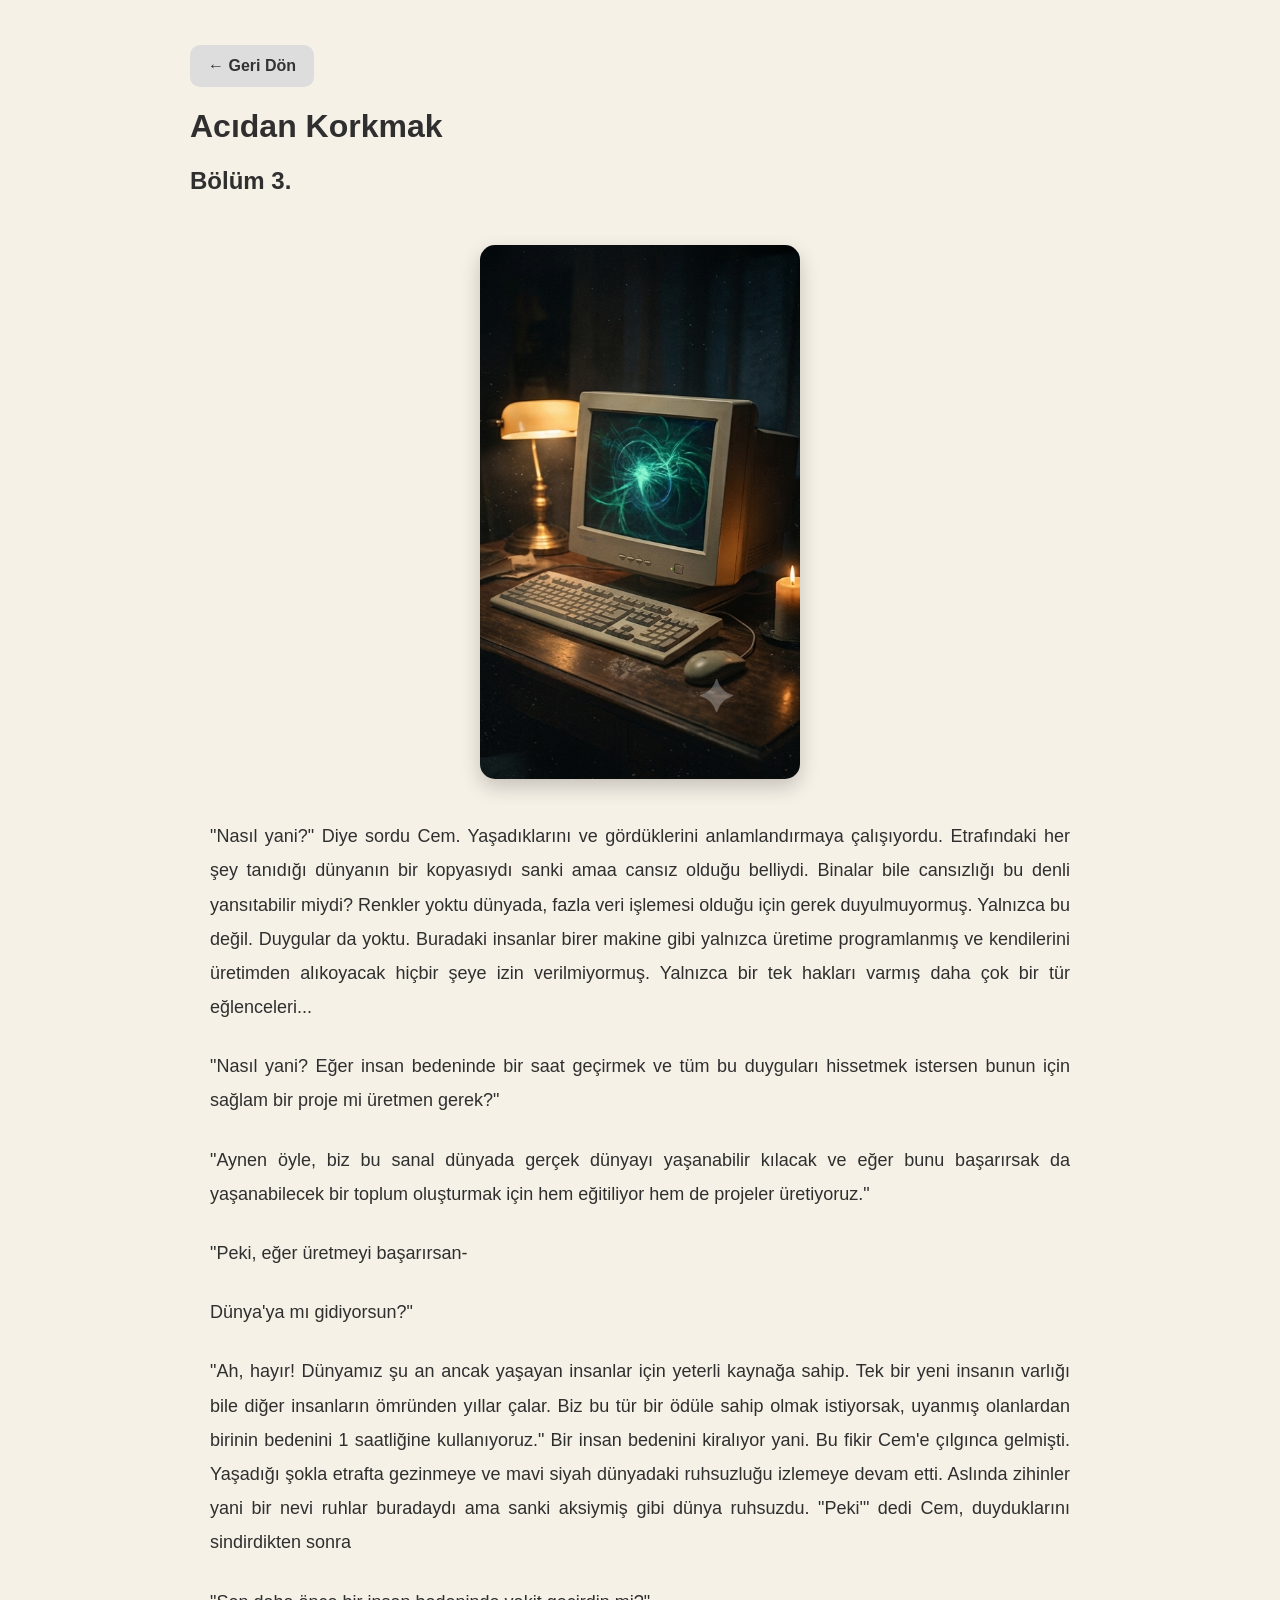
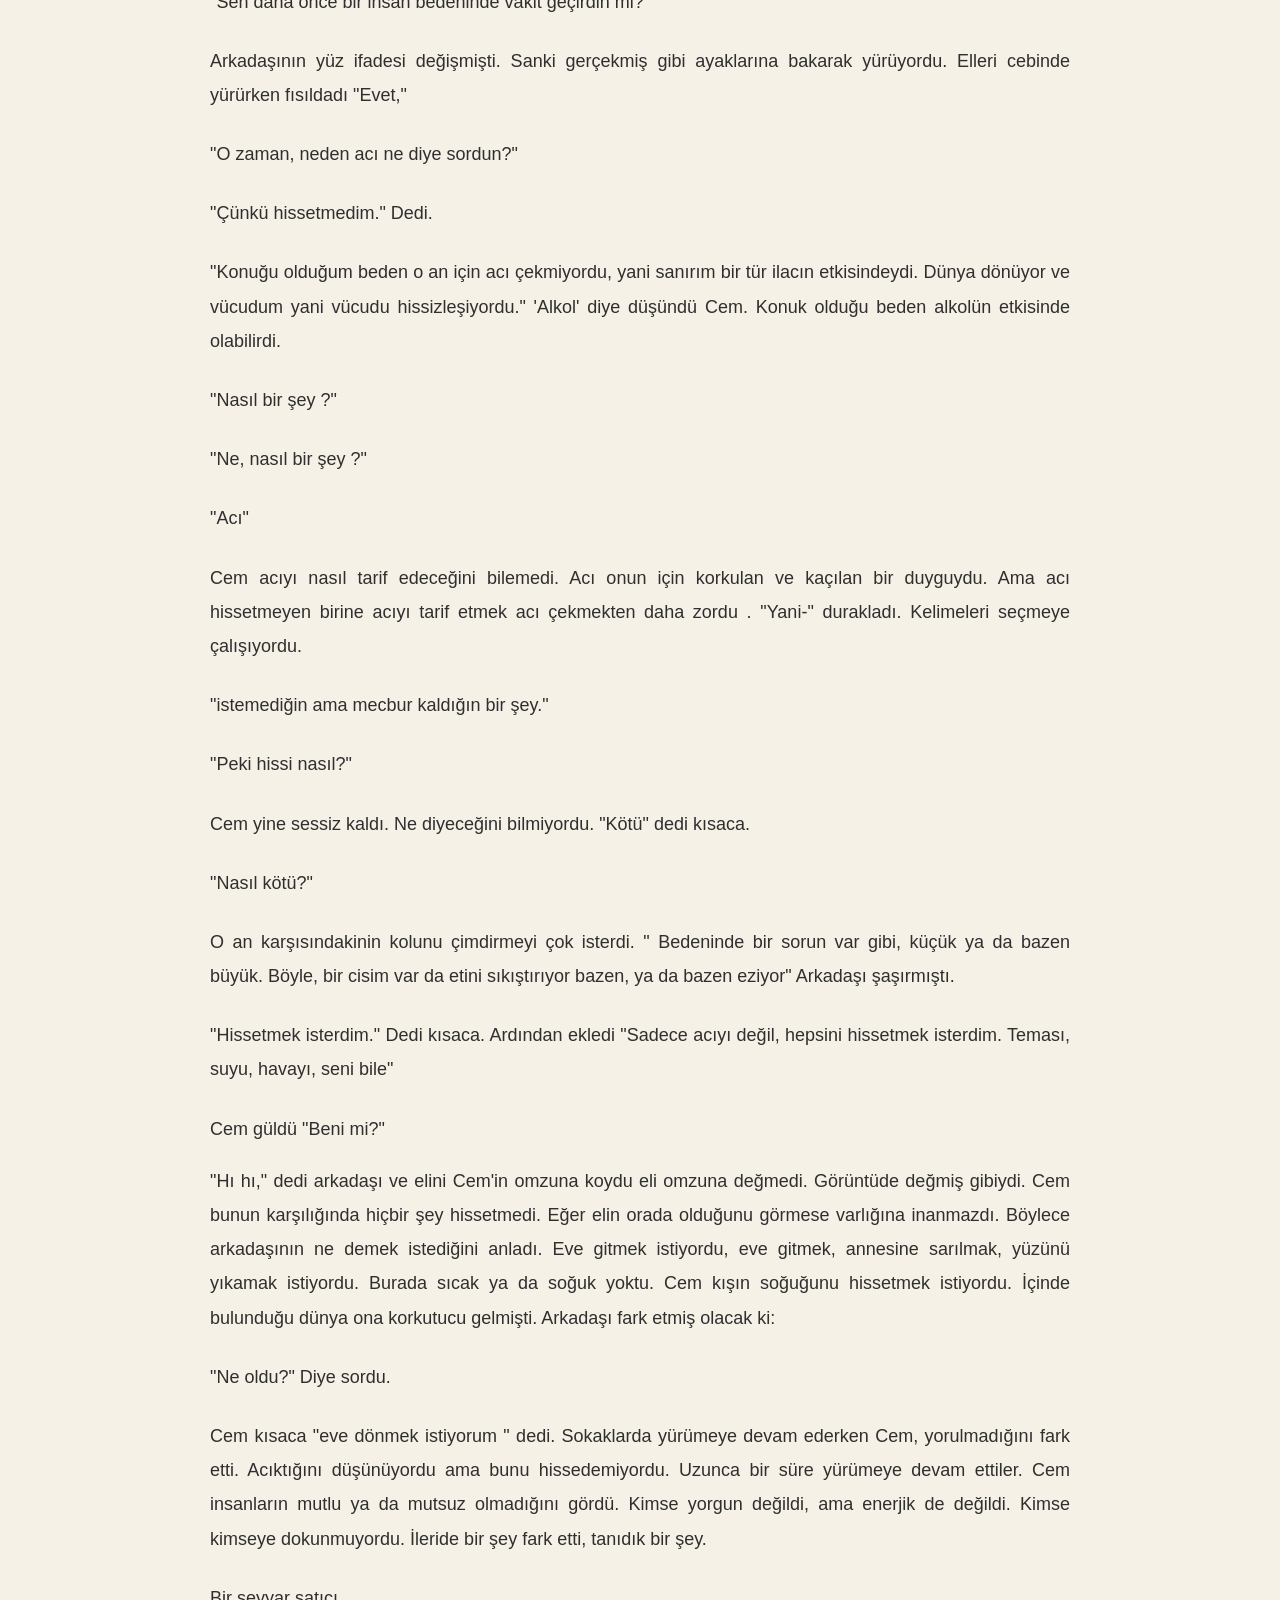
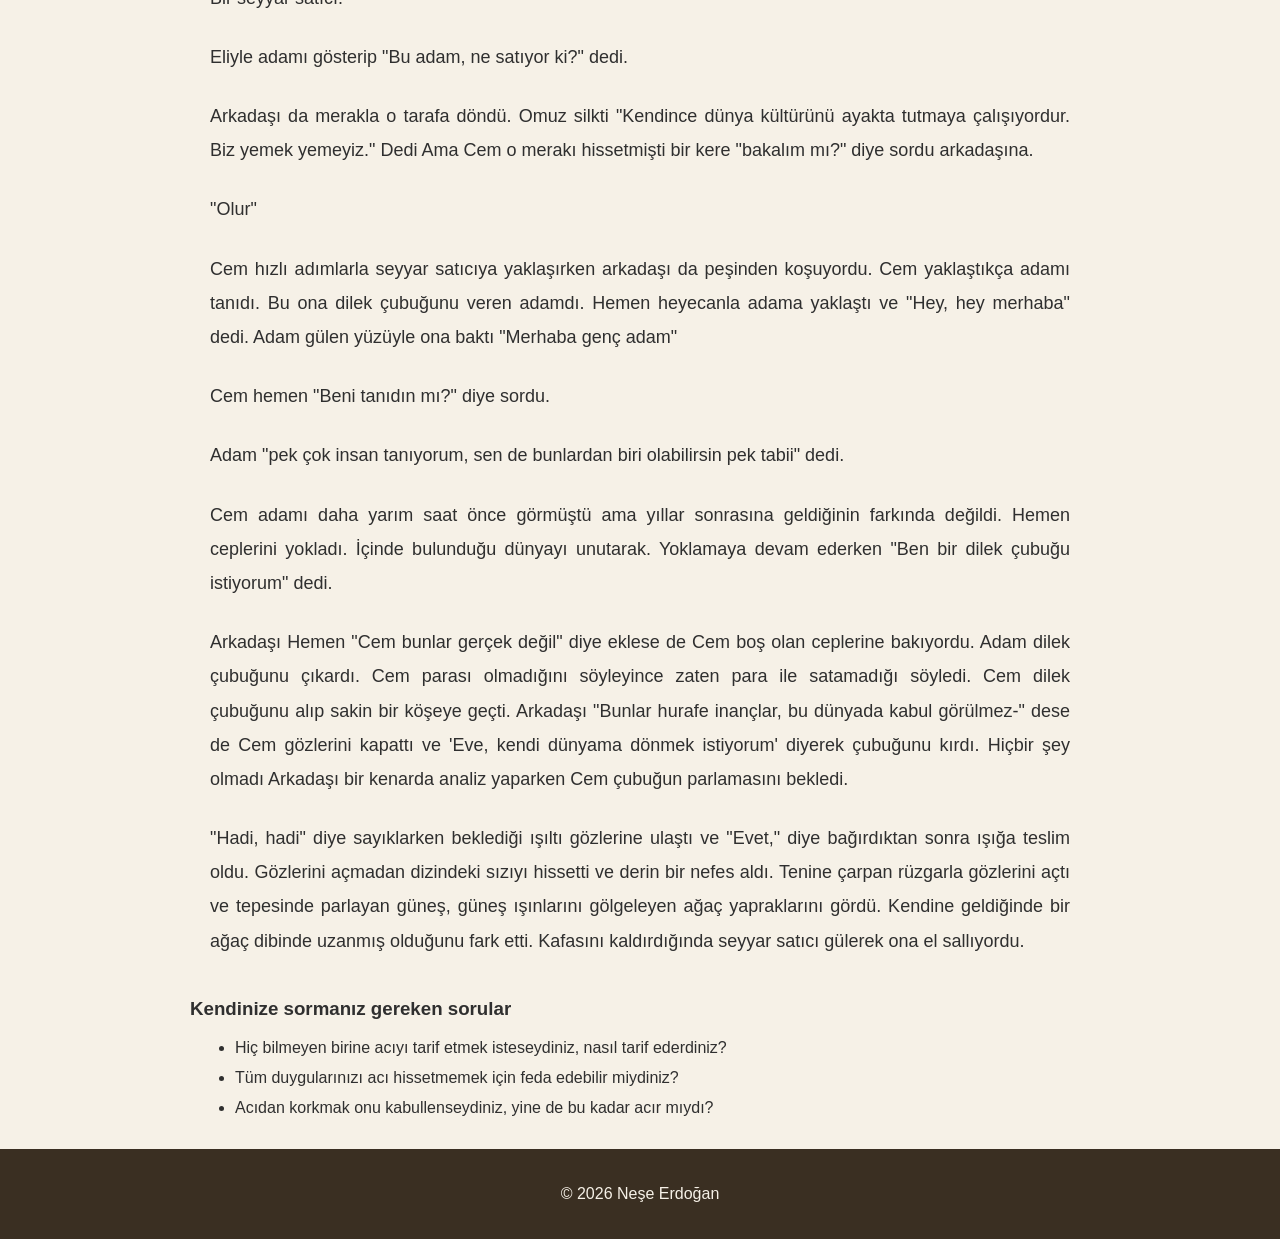
<file: aci3.html>
<!DOCTYPE html>
<html lang="tr">
  <head>
  <meta charset="UTF-8">
  <meta name="viewport" content="width=device-width, initial-scale=1.0">
 <title> Acıdan Korkmak</title>
  <link rel="stylesheet" href="style.css">
  <meta name="description" content="Acıdan korkmak, duyguları kabullenmek üzerine yazılmış bir mini öyküdür.">
  <meta name="author" content="Neşe ERDOĞAN">
  <meta name="robots" content="index,follow">
  <link rel="canonical" href="https://nese87054-beep.github.io/NesUniverse/aci3.html">
<meta property="og:url" content="https://nese87054-beep.github.io/NesUniverse/aci3.html">
  <meta property="og:title" content="Acıdan Korkmak|Neşe ERDOĞAN">
  <meta property="og:description" content="Acıdan korkmak, duyguları kabullenmek üzerine yazılmış bir mini öyküdür.">
  <meta property="og:image" content="https://nese87054-beep.github.io/NesUniverse/aci.png">

    <meta property="og:site_name" content="Neşe Erdoğan">
  <meta property="og:type" content="article">
  <script type="application/ld+json">
    {
    "@context":"https://schema.org",
    "@type":"Article",
    "headline":"Acıdan Korkmak",
    "author":{
    "@type":"Person",
    "name":"Neşe ERDOĞAN"
    }
    }
  </script>
</head>
  <body>
    <main>
      <div class="buttons">

      <a href="aci2.html" class="btn back">← Geri Dön</a>
      </div>

      <h1>Acıdan Korkmak</h1>
      <h2>Bölüm 3. </h2>
    <section class="story-cover">
    <img src="aci.png" alt="Acıdan Korkmak">
</section>
      <article>
        <p>
          "Nasıl yani?" Diye sordu Cem. Yaşadıklarını ve gördüklerini anlamlandırmaya çalışıyordu. Etrafındaki her şey tanıdığı dünyanın bir kopyasıydı sanki amaa cansız olduğu belliydi. Binalar bile cansızlığı bu denli yansıtabilir miydi? 
Renkler yoktu dünyada, fazla veri işlemesi olduğu için gerek duyulmuyormuş. 
Yalnızca bu değil. Duygular da yoktu. Buradaki insanlar birer makine gibi yalnızca üretime programlanmış ve kendilerini üretimden alıkoyacak hiçbir şeye izin verilmiyormuş. Yalnızca bir tek hakları varmış daha çok bir tür eğlenceleri...
        </p>
        <p>"Nasıl yani? Eğer insan bedeninde bir saat geçirmek ve tüm bu duyguları hissetmek istersen bunun için sağlam bir proje mi üretmen gerek?"
        </p> <p>
        "Aynen öyle, biz bu sanal dünyada gerçek dünyayı yaşanabilir kılacak ve eğer bunu başarırsak da yaşanabilecek bir toplum oluşturmak için hem eğitiliyor hem de projeler üretiyoruz."
      </p>
        <p>
          
        "Peki, eğer üretmeyi başarırsan- </p>
        <p>
Dünya'ya mı gidiyorsun?"</p>
        <p>
"Ah, hayır! Dünyamız şu an ancak  yaşayan insanlar için yeterli kaynağa sahip. Tek bir yeni insanın varlığı bile diğer insanların ömründen yıllar çalar. Biz bu tür bir ödüle sahip olmak istiyorsak, uyanmış olanlardan birinin bedenini 1 saatliğine kullanıyoruz."
Bir insan bedenini kiralıyor yani. Bu fikir Cem'e çılgınca gelmişti. Yaşadığı şokla etrafta gezinmeye ve mavi siyah dünyadaki ruhsuzluğu izlemeye devam etti. 
Aslında zihinler yani bir nevi ruhlar buradaydı ama sanki aksiymiş gibi dünya ruhsuzdu. 
"Peki'" dedi Cem, duyduklarını sindirdikten sonra 
        </p>
        <p>
"Sen daha önce bir insan bedeninde vakit geçirdin mi?"
          </p>
        <p>
Arkadaşının yüz ifadesi değişmişti. Sanki gerçekmiş gibi ayaklarına bakarak yürüyordu. Elleri cebinde yürürken fısıldadı "Evet,"
</p>
        <p>"O zaman, neden acı ne diye sordun?"</p>
        <p>"Çünkü hissetmedim." Dedi. </p>
        <p>"Konuğu olduğum beden o an için acı çekmiyordu, yani sanırım bir tür ilacın etkisindeydi. Dünya dönüyor ve vücudum yani vücudu hissizleşiyordu."
'Alkol' diye düşündü Cem. Konuk olduğu beden alkolün etkisinde olabilirdi. </p>
        <p>
"Nasıl bir şey ?"</p>
        <p>
"Ne, nasıl bir şey ?"</p>
        <p>
        "Acı"</p>
        <p>
Cem acıyı nasıl tarif edeceğini bilemedi. Acı onun için korkulan ve kaçılan bir duyguydu. Ama acı hissetmeyen birine acıyı tarif etmek acı çekmekten daha zordu .
"Yani-" durakladı. Kelimeleri seçmeye çalışıyordu.</p>
        <p>
"istemediğin ama mecbur kaldığın bir şey."</p>
<p>"Peki hissi nasıl?"</p> <p>
Cem yine sessiz kaldı. Ne diyeceğini bilmiyordu.
"Kötü" dedi kısaca.</p> <p>
"Nasıl kötü?"</p>  <p> O an karşısındakinin kolunu çimdirmeyi çok isterdi.
" Bedeninde bir sorun var gibi, küçük ya da bazen büyük. Böyle, bir cisim var da etini sıkıştırıyor bazen, ya da bazen eziyor"
Arkadaşı şaşırmıştı.</p> <p>
"Hissetmek isterdim." Dedi kısaca.
Ardından ekledi "Sadece acıyı değil, hepsini hissetmek isterdim. Teması, suyu, havayı, seni bile" </p>
Cem güldü "Beni mi?" <p>"Hı hı," dedi arkadaşı ve elini Cem'in omzuna koydu eli omzuna değmedi. Görüntüde değmiş gibiydi. Cem bunun karşılığında hiçbir şey hissetmedi. Eğer elin orada olduğunu görmese varlığına inanmazdı.
Böylece arkadaşının ne demek istediğini anladı.  Eve gitmek istiyordu, eve gitmek, annesine sarılmak, yüzünü yıkamak istiyordu. Burada sıcak ya da soğuk yoktu.  Cem kışın soğuğunu hissetmek istiyordu. İçinde bulunduğu dünya ona korkutucu gelmişti.
Arkadaşı fark etmiş olacak ki:
</p><p> 
"Ne oldu?" Diye sordu.</p> <p>Cem kısaca "eve dönmek istiyorum " dedi. Sokaklarda yürümeye devam ederken Cem, yorulmadığını fark etti. Acıktığını düşünüyordu ama bunu hissedemiyordu. Uzunca bir süre yürümeye devam ettiler.
Cem insanların mutlu ya da mutsuz olmadığını gördü. Kimse yorgun değildi, ama enerjik de değildi. Kimse kimseye dokunmuyordu. 
İleride bir şey fark etti, tanıdık bir şey. </p> 
        <p>
Bir seyyar satıcı.
        </p>
        <p>
Eliyle adamı gösterip "Bu adam, ne satıyor ki?" dedi. </p>
        <p>Arkadaşı da merakla o tarafa döndü. Omuz silkti "Kendince dünya kültürünü ayakta tutmaya çalışıyordur. Biz yemek yemeyiz." Dedi
Ama Cem o merakı hissetmişti bir kere "bakalım mı?" diye sordu arkadaşına. </p>
<p>"Olur" </p>
        <p>
Cem hızlı adımlarla seyyar satıcıya yaklaşırken arkadaşı da peşinden koşuyordu. Cem yaklaştıkça adamı tanıdı. Bu ona dilek çubuğunu veren adamdı. Hemen heyecanla adama yaklaştı ve "Hey, hey merhaba" dedi.
Adam gülen yüzüyle ona baktı "Merhaba genç adam" </p>
        <p>
Cem hemen "Beni tanıdın mı?" diye sordu.  </p> <p>
Adam "pek çok insan tanıyorum, sen de bunlardan biri olabilirsin pek tabii" dedi.</p>
        <p>
Cem adamı daha yarım saat önce görmüştü ama yıllar sonrasına geldiğinin farkında değildi. Hemen ceplerini yokladı. İçinde bulunduğu dünyayı unutarak. 
Yoklamaya devam ederken "Ben bir dilek çubuğu istiyorum" dedi.</p>
        <p>
Arkadaşı Hemen "Cem bunlar gerçek değil" diye eklese de Cem boş olan ceplerine bakıyordu.
Adam dilek çubuğunu çıkardı. 
Cem parası olmadığını söyleyince zaten para ile satamadığı söyledi.
Cem dilek çubuğunu alıp sakin bir köşeye geçti.
Arkadaşı "Bunlar hurafe inançlar, bu dünyada kabul görülmez-" dese de Cem gözlerini kapattı ve 'Eve, kendi dünyama dönmek istiyorum' diyerek çubuğunu kırdı. Hiçbir şey olmadı
Arkadaşı bir kenarda analiz yaparken Cem çubuğun parlamasını bekledi. </p>
        <p>
"Hadi, hadi" diye sayıklarken beklediği ışıltı gözlerine ulaştı ve "Evet," diye bağırdıktan sonra ışığa teslim oldu. Gözlerini açmadan dizindeki sızıyı hissetti ve derin bir nefes aldı. Tenine çarpan rüzgarla gözlerini açtı ve tepesinde parlayan güneş, güneş ışınlarını gölgeleyen ağaç yapraklarını gördü.
Kendine geldiğinde bir ağaç dibinde uzanmış olduğunu fark etti. Kafasını kaldırdığında seyyar satıcı gülerek ona el sallıyordu.
        </p>

      </article>
      
    
      
      <h3>Kendinize sormanız gereken sorular</h3>
      <ul>
        <li> Hiç bilmeyen birine acıyı tarif etmek isteseydiniz, nasıl tarif ederdiniz? 
        </li>
        <li> Tüm duygularınızı acı hissetmemek için feda edebilir miydiniz?
        </li>
        <li> Acıdan korkmak onu kabullenseydiniz, yine de bu kadar acır mıydı?
        </li>
      </ul>
    </main>

  <footer>
    <p>© 2026 Neşe Erdoğan</p>  </footer>
  </body>

</html>
</file>
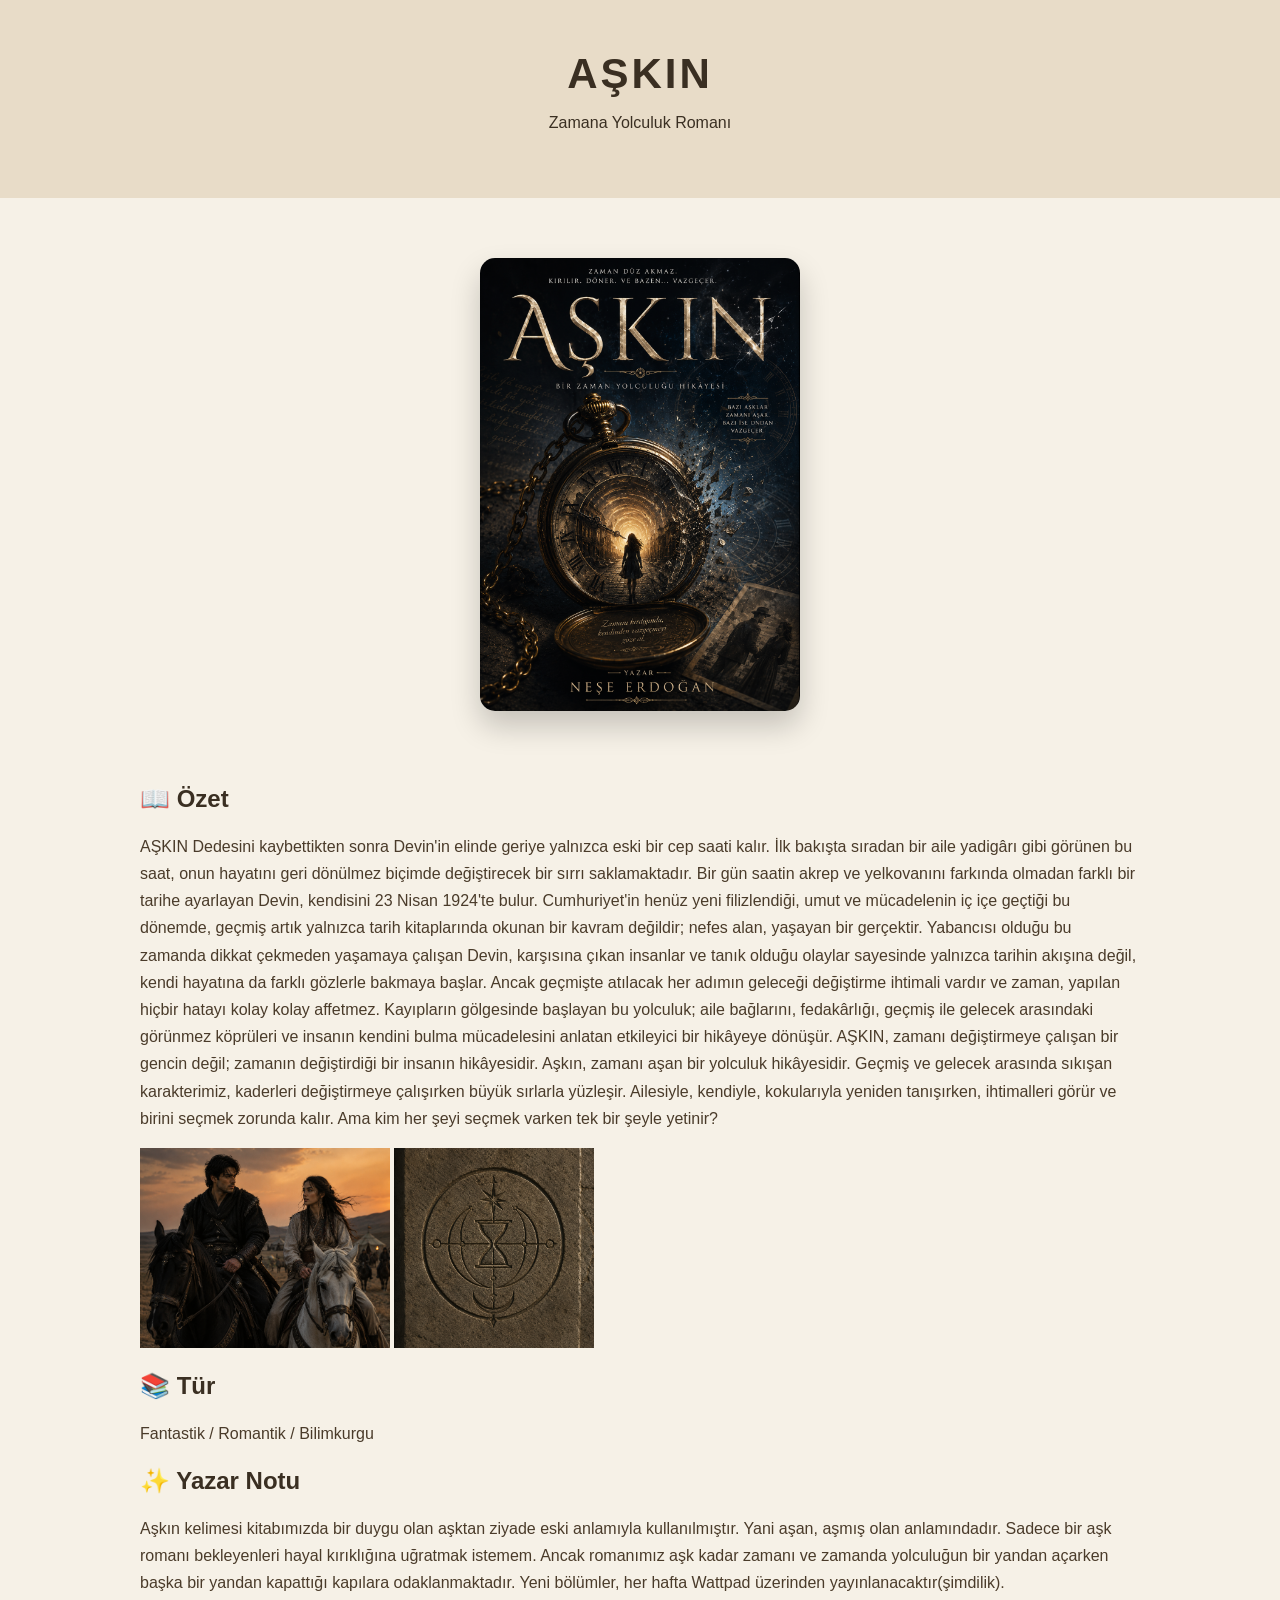
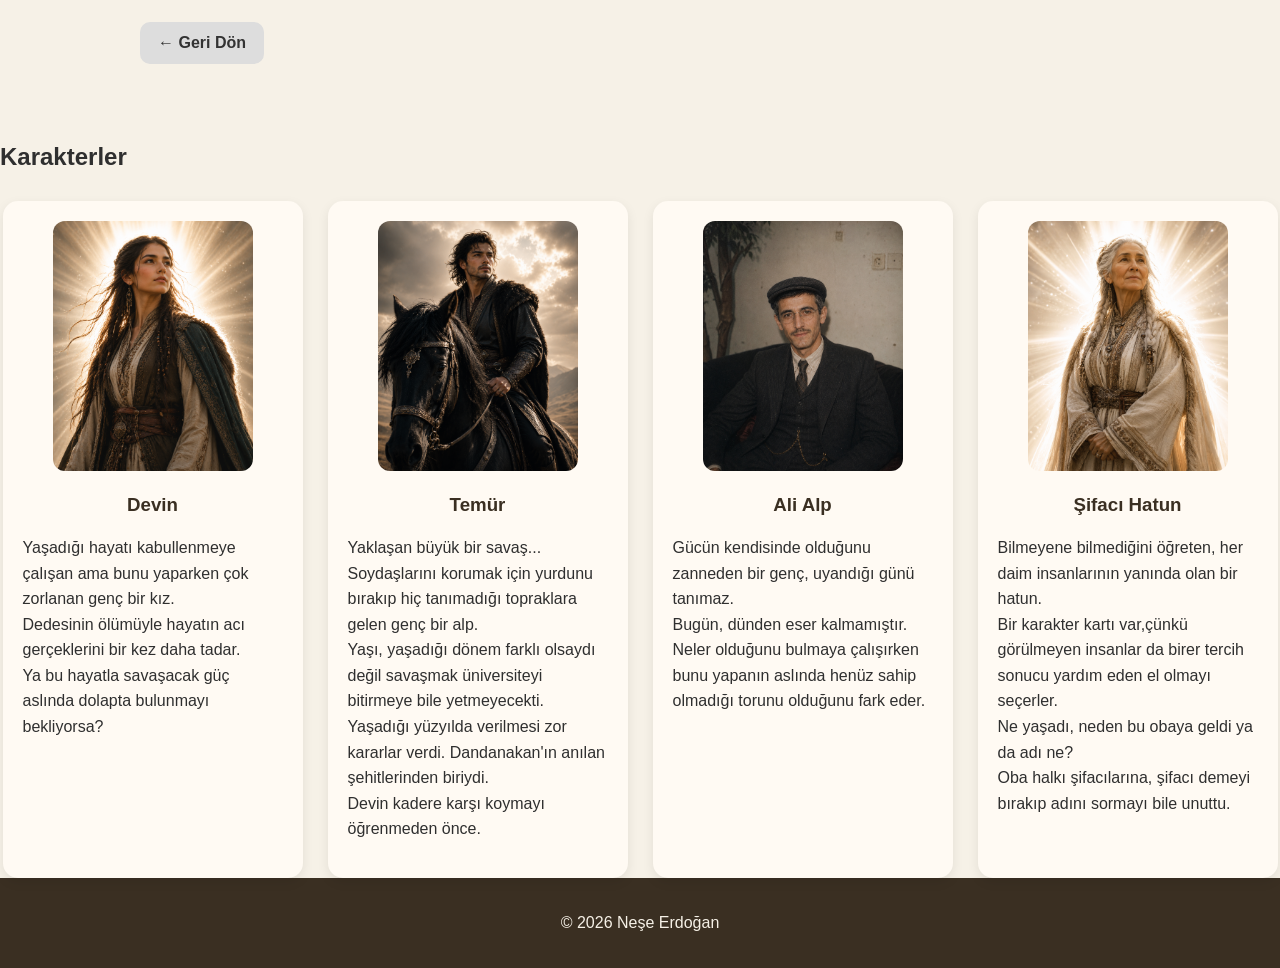
<file: askin.html>
<!DOCTYPE html>
<html lang="tr">
<head>
  <meta charset="UTF-8">
  <meta name="viewport" content="width=device-width, initial-scale=1.0">
  <title>AŞKIN | Neşe Erdoğan</title>

<meta name="description" content="AŞKIN, Neşe Erdoğan'ın fantastik ve zaman yolculuğu temalı romanıdır. Karakterler, özet ve yazar notu.">

<meta name="keywords" content="AŞKIN romanı, Neşe Erdoğan, zaman yolculuğu romanı, fantastik roman">

<link rel="canonical" href="https://nese87054-beep.github.io/NesUniverse/askin.html">
  <meta property="og:title" content="AŞKIN | Neşe Erdoğan">

<meta property="og:description" content="AŞKIN, Neşe Erdoğan'ın fantastik ve zaman yolculuğu temalı romanıdır.">

<meta property="og:image" content="https://nese87054-beep.github.io/NesUniverse/file_000000009f70720a86f1708d1f0b7b2d.png">

<meta property="og:url" content="https://nese87054-beep.github.io/NesUniverse/askin.html">

<meta property="og:type" content="book">
  <link rel="stylesheet" href="style.css">
  <script type="application/ld+json">
{
 "@context":"https://schema.org",
 "@type":"Book",
 "name":"AŞKIN",
 "author":{
   "@type":"Person",
   "name":"Neşe Erdoğan"
 },
 "genre":[
   "Fantastik",
   "Bilimkurgu",
   "Romantik"
 ],
 "inLanguage":"tr",
 "url":"https://nese87054-beep.github.io/NesUniverse/askin.html",
 "image":"https://nese87054-beep.github.io/NesUniverse/file_000000009f70720a86f1708d1f0b7b2d.png",
 "description":"AŞKIN, zamanı aşan bir yolculuğu ve geçmiş ile gelecek arasında sıkışan Devin'in hikâyesini anlatan fantastik romandır."
}
</script>
  <script type="application/ld+json">
{
  "@context":"https://schema.org",
  "@type":"BreadcrumbList",
  "itemListElement":[
    {
      "@type":"ListItem",
      "position":1,
      "name":"Ana Sayfa",
      "item":"https://nese87054-beep.github.io/NesUniverse/"
    },
    {
      "@type":"ListItem",
      "position":2,
      "name":"Kitaplar",
      "item":"https://nese87054-beep.github.io/NesUniverse/#books"
    },
    {
      "@type":"ListItem",
      "position":3,
      "name":"AŞKIN",
      "item":"https://nese87054-beep.github.io/NesUniverse/askin.html"
    }
  ]
}
</script>
</head>

<body>

<header>
  <h1>AŞKIN</h1>
  <p>Zamana Yolculuk Romanı</p>
</header>

<section class="book-page">

  <!-- KİTAP KAPAK -->
  <div class="book-cover">
    <img src="file_000000009f70720a86f1708d1f0b7b2d.png" alt="Aşkın Roman Kapağı- Neşe ERDOĞAN">
  </div>

  <!-- İÇERİK -->
  <div class="book-content">

    <h2>📖 Özet</h2>

    <p>
      AŞKIN

Dedesini kaybettikten sonra Devin'in elinde geriye yalnızca eski bir cep saati kalır. İlk bakışta sıradan bir aile yadigârı gibi görünen bu saat, onun hayatını geri dönülmez biçimde değiştirecek bir sırrı saklamaktadır.

Bir gün saatin akrep ve yelkovanını farkında olmadan farklı bir tarihe ayarlayan Devin, kendisini 23 Nisan 1924'te bulur. Cumhuriyet'in henüz yeni filizlendiği, umut ve mücadelenin iç içe geçtiği bu dönemde, geçmiş artık yalnızca tarih kitaplarında okunan bir kavram değildir; nefes alan, yaşayan bir gerçektir.

Yabancısı olduğu bu zamanda dikkat çekmeden yaşamaya çalışan Devin, karşısına çıkan insanlar ve tanık olduğu olaylar sayesinde yalnızca tarihin akışına değil, kendi hayatına da farklı gözlerle bakmaya başlar. Ancak geçmişte atılacak her adımın geleceği değiştirme ihtimali vardır ve zaman, yapılan hiçbir hatayı kolay kolay affetmez.

Kayıpların gölgesinde başlayan bu yolculuk; aile bağlarını, fedakârlığı, geçmiş ile gelecek arasındaki görünmez köprüleri ve insanın kendini bulma mücadelesini anlatan etkileyici bir hikâyeye dönüşür.

AŞKIN, zamanı değiştirmeye çalışan bir gencin değil; zamanın değiştirdiği bir insanın hikâyesidir.

Aşkın, zamanı aşan bir yolculuk hikâyesidir. 

Geçmiş ve gelecek arasında sıkışan karakterimiz, 

kaderleri değiştirmeye çalışırken büyük sırlarla yüzleşir. Ailesiyle, kendiyle, kokularıyla yeniden tanışırken, 

ihtimalleri görür ve birini seçmek zorunda kalır. Ama kim her şeyi seçmek varken tek bir şeyle yetinir?
    </p>

    <img src="Aşk.png" alt="aşk" width="250">
    <img src="Aşkın.png" alt="simge" width="200">
  

    <h2>📚 Tür</h2>
    <p>Fantastik / Romantik / Bilimkurgu</p>

    <h2>✨ Yazar Notu</h2>
    <p>
      Aşkın kelimesi kitabımızda bir duygu olan aşktan ziyade eski anlamıyla kullanılmıştır. 
      Yani aşan, aşmış olan anlamındadır. Sadece bir aşk romanı bekleyenleri hayal kırıklığına uğratmak istemem.
      Ancak romanımız aşk kadar zamanı ve zamanda yolculuğun bir yandan açarken başka bir yandan kapattığı kapılara
      odaklanmaktadır.
      Yeni bölümler, her hafta Wattpad üzerinden yayınlanacaktır(şimdilik).
    </p>

    <!-- BUTONLAR -->
    <div class="buttons">

      <a href="index.html" class="btn back">← Geri Dön</a>

    </div>

  </div>

</section>
<section>
  <h2>Karakterler</h2>
<div class="character-container">
<div class="character-card">
  <img src="Devin.png" alt="Devin" width="200">
  <h3>Devin</h3>
  <p> Yaşadığı hayatı kabullenmeye çalışan ama bunu yaparken çok zorlanan genç bir kız.
  <br>
  Dedesinin ölümüyle hayatın acı gerçeklerini bir kez daha tadar.
  <br>
  Ya bu hayatla savaşacak güç aslında dolapta bulunmayı bekliyorsa?
  </p>
</div>
<div class="character-card">
 <img src="Temur.png" alt="Temur" width="200">
  <h3>Temür</h3>
  <p> Yaklaşan büyük bir savaş...
    <br>
    Soydaşlarını korumak için yurdunu bırakıp hiç tanımadığı topraklara gelen genç bir alp.
    <br>
    Yaşı, yaşadığı dönem farklı olsaydı değil savaşmak üniversiteyi bitirmeye bile yetmeyecekti.
    <br>
    Yaşadığı yüzyılda verilmesi zor kararlar verdi. Dandanakan'ın anılan şehitlerinden biriydi.
    <br>
    Devin kadere karşı koymayı öğrenmeden önce.   
  </p>
</div>
  <div class="character-card">
<img src="Ali.png" alt="Ali Alp" width="200">
    <h3>Ali Alp</h3>
    <p>
      Gücün kendisinde olduğunu zanneden bir genç, uyandığı günü tanımaz.
      <br>
      Bugün, dünden eser kalmamıştır.
      <br>
      Neler olduğunu bulmaya çalışırken bunu yapanın aslında henüz sahip olmadığı torunu olduğunu fark eder.
    </p>
  </div>
  <div class="character-card">
    <img src="İhtiyar.png" alt="İhtiyar" width="200">
    <h3>Şifacı Hatun</h3>
    <p>Bilmeyene bilmediğini öğreten, her daim insanlarının yanında olan bir hatun.
      <br>
      Bir karakter kartı var,çünkü görülmeyen insanlar da birer tercih sonucu yardım eden el olmayı seçerler.
      <br>
      Ne yaşadı, neden bu obaya geldi ya da adı ne? 
      <br>
      Oba halkı şifacılarına, şifacı demeyi bırakıp adını sormayı bile unuttu.      
    </p>
  </div>
</div>
</section>
<footer>
  <p>© 2026 Neşe Erdoğan</p>
</footer>

</body>
</html>
</file>
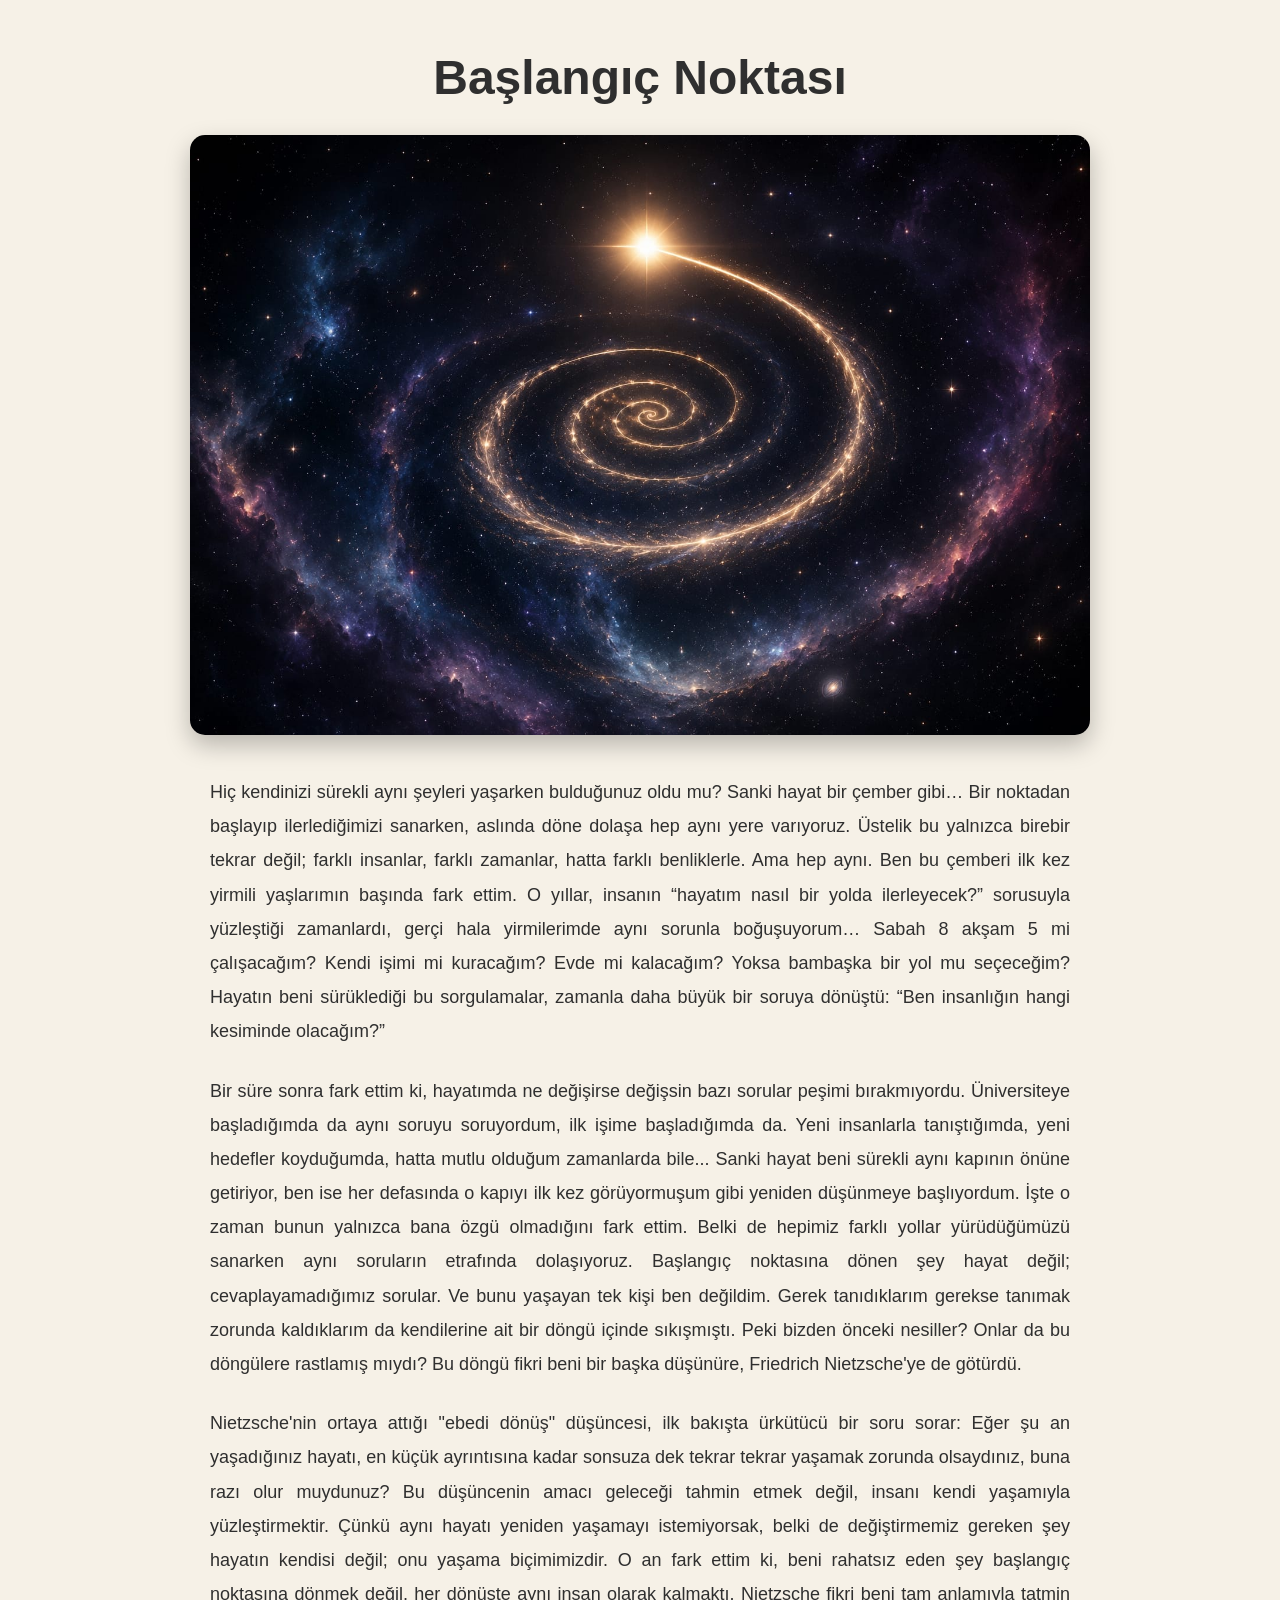
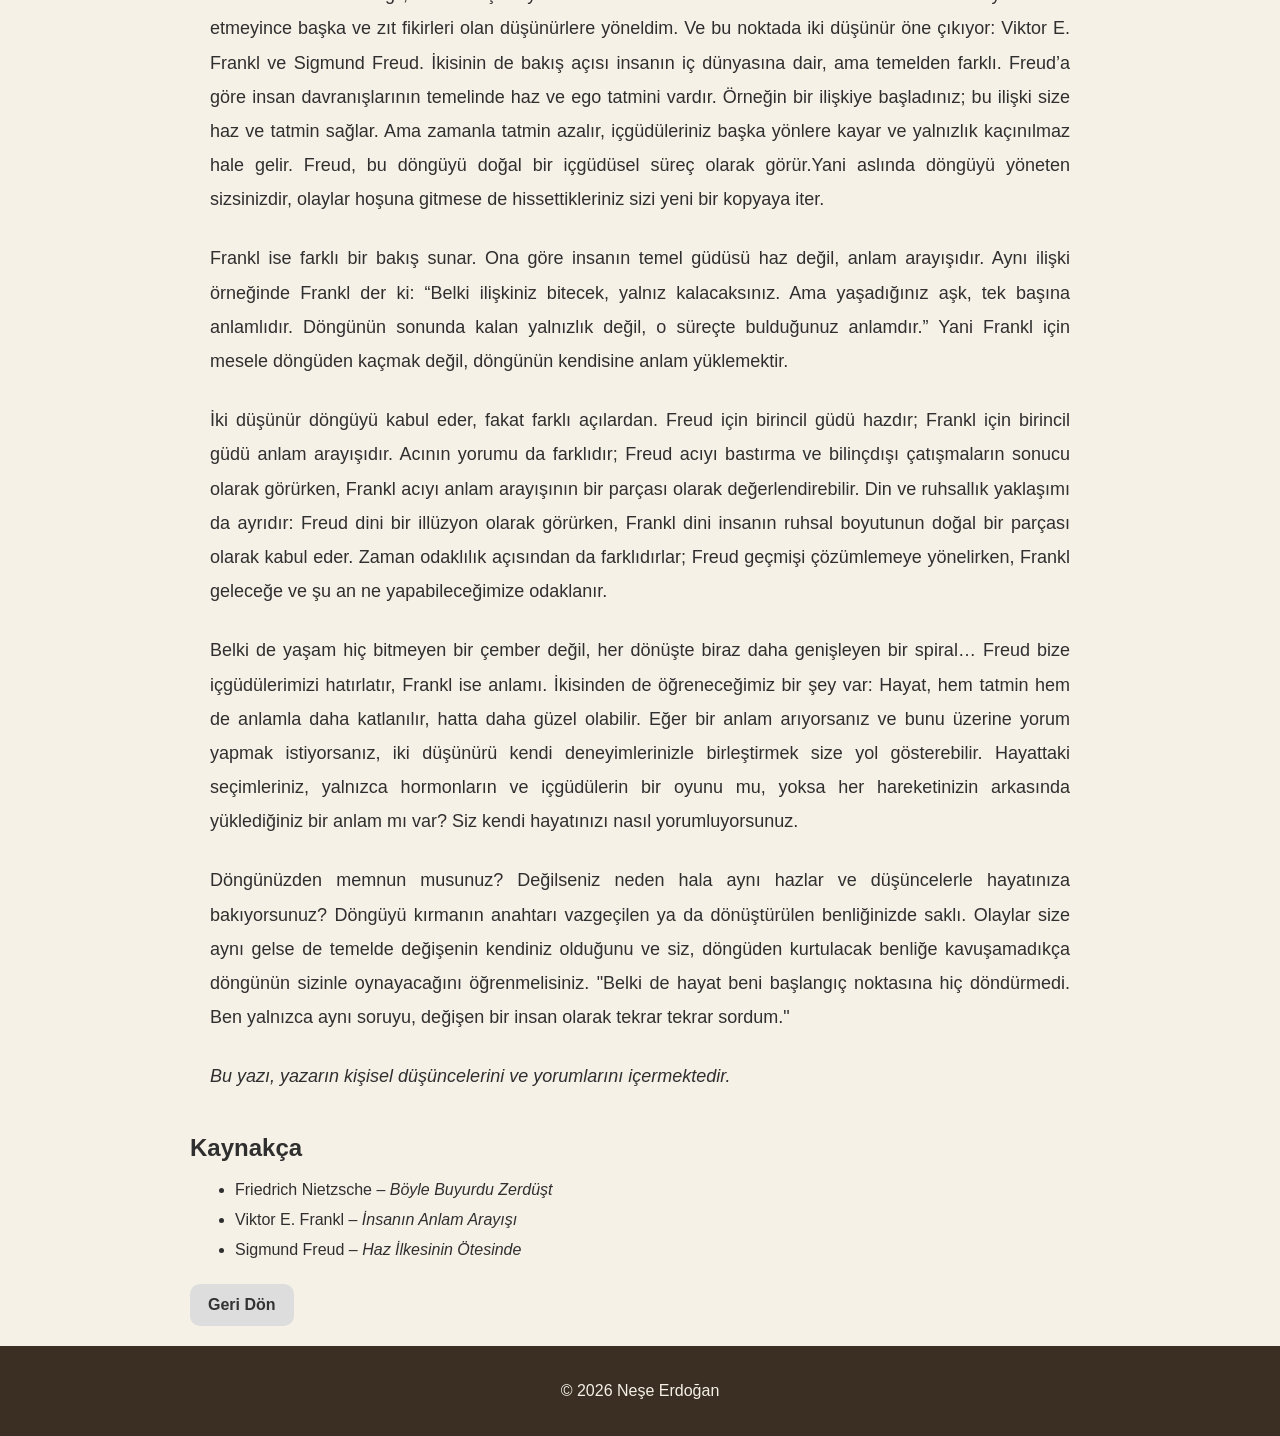
<file: bas.html>
<!DOCTYPE html>
  <html lang="tr">
    <head>
      <meta charset="UTF-8">
      <meta name="viewport" content="width=device-width,initial-scale=1.0">
      <title>Başlangıç Noktası</title>
      <link rel="stylesheet" href="style.css">
      <meta name="description" content="Başlangıç noktası, insanın hayatı boyunca deneyimlediği olayların birbiri ile bağlantısını ve bu bağlantının sebebini ele alarak sorgular ve yorumlar.">
      <meta name="author" content="Neşe ERDOĞAN">
      <meta name="robots" content="index,follow">
        <link rel="canonical" href="https://nese87054-beep.github.io/NesUniverse/bas.html">
      <meta property="og:title" content="Başlangıç Noktası|Neşe ERDOĞAN">
        <meta property="og:description" content="İnsanın hayatı boyunca deneyimlediği benzer olaylar ve kurtulamadığı döngüler.">
      <meta name="keywords" content="Başlangıç Noktası, Neşe Erdoğan, Neşe Erdoğan deneme, döngü, başlangıç noktası, hayat döngüsü, Viktor Frankl, Sigmund Freud, Friedrich Nietzsche, anlam arayışı, psikoloji, felsefe, kişisel gelişim, deneme yazısı">
      <meta property="og:image" content="https://nese87054-beep.github.io/NesUniverse/bas.jpg" >
      <meta property="og:url" content="https://nese87054-beep.github.io/NesUniverse/bas.html">
      <meta property="og:type" content="article">
      <script type="application/ld+json">
        {
        "@context":"https://schema.org",
        "@type":"Article",
        "headline":"Başlangıç Noktası",
        "author":{
        "@type":"Person",
        "name":"Neşe ERDOĞAN"
        },
        "image":"https://nese87054-beep.github.io/NesUniverse/bas.jpg",
  "url":"https://nese87054-beep.github.io/NesUniverse/bas.html"
        }
      </script>
    </head>
    <body>
      <main>

      <section class="deneme">
        <h1>
          Başlangıç Noktası
        </h1>
        <img src="bas.jpg" alt="Başlangıç Noktası|Neşe ERDOĞAN">
      </section>
        <article>
        <p>
      
Hiç kendinizi sürekli aynı şeyleri yaşarken bulduğunuz oldu mu? Sanki hayat bir
çember gibi… Bir noktadan başlayıp ilerlediğimizi sanarken, aslında döne dolaşa
hep aynı yere varıyoruz. Üstelik bu yalnızca birebir tekrar değil; farklı insanlar, farklı
zamanlar, hatta farklı benliklerle. Ama  hep aynı. Ben bu çemberi ilk kez
yirmili yaşlarımın başında fark ettim. O yıllar, insanın “hayatım nasıl bir yolda ilerleyecek?”
sorusuyla yüzleştiği zamanlardı, gerçi hala yirmilerimde aynı sorunla boğuşuyorum… Sabah 8 akşam 5 mi çalışacağım? Kendi işimi mi
kuracağım? Evde mi kalacağım? Yoksa bambaşka bir yol mu seçeceğim? Hayatın
beni sürüklediği bu sorgulamalar, zamanla daha büyük bir soruya dönüştü: “Ben
insanlığın hangi kesiminde olacağım?”
        </p>
          <p>
          Bir süre sonra fark ettim ki, hayatımda ne değişirse değişsin bazı sorular peşimi bırakmıyordu. Üniversiteye başladığımda da aynı soruyu soruyordum, ilk işime başladığımda da. Yeni insanlarla tanıştığımda, yeni hedefler koyduğumda, hatta mutlu olduğum zamanlarda bile...
Sanki hayat beni sürekli aynı kapının önüne getiriyor, ben ise her defasında o kapıyı ilk kez görüyormuşum gibi yeniden düşünmeye başlıyordum.
İşte o zaman bunun yalnızca bana özgü olmadığını fark ettim. Belki de hepimiz farklı yollar yürüdüğümüzü sanarken aynı soruların etrafında dolaşıyoruz. Başlangıç noktasına dönen şey hayat değil; cevaplayamadığımız sorular.
Ve bunu yaşayan tek kişi ben değildim. Gerek tanıdıklarım gerekse tanımak zorunda kaldıklarım da kendilerine ait bir döngü içinde sıkışmıştı. Peki bizden önceki nesiller? Onlar da bu döngülere rastlamış mıydı?
Bu döngü fikri beni bir başka düşünüre, Friedrich Nietzsche'ye de götürdü.
          
          </p>
<p>
Nietzsche'nin ortaya attığı "ebedi dönüş" düşüncesi, ilk bakışta ürkütücü bir soru sorar: Eğer şu an yaşadığınız hayatı, en küçük ayrıntısına kadar sonsuza dek tekrar tekrar yaşamak zorunda olsaydınız, buna razı olur muydunuz? 
Bu düşüncenin amacı geleceği tahmin etmek değil, insanı kendi yaşamıyla yüzleştirmektir. Çünkü aynı hayatı yeniden yaşamayı istemiyorsak, belki de değiştirmemiz gereken şey hayatın kendisi değil; onu yaşama biçimimizdir. 
O an fark ettim ki, beni rahatsız eden şey başlangıç noktasına dönmek değil, her dönüşte aynı insan olarak kalmaktı.
Nietzsche fikri beni tam anlamıyla tatmin etmeyince başka ve zıt fikirleri olan düşünürlere yöneldim.
Ve bu noktada iki düşünür öne çıkıyor: Viktor E. Frankl ve Sigmund Freud.
İkisinin de bakış açısı insanın iç dünyasına dair, ama temelden farklı.
Freud’a göre insan davranışlarının temelinde haz ve ego tatmini vardır. Örneğin bir
ilişkiye başladınız; bu ilişki size haz ve tatmin sağlar. Ama zamanla tatmin azalır,
içgüdüleriniz başka yönlere kayar ve yalnızlık kaçınılmaz hale gelir. Freud, bu
döngüyü doğal bir içgüdüsel süreç olarak görür.Yani aslında döngüyü yöneten sizsinizdir, olaylar hoşuna gitmese de hissettikleriniz sizi yeni bir kopyaya iter.
</p>
          <p>
            Frankl ise farklı bir bakış sunar. Ona
göre insanın temel güdüsü haz değil, anlam arayışıdır. Aynı ilişki örneğinde Frankl
der ki: “Belki ilişkiniz bitecek, yalnız kalacaksınız. Ama yaşadığınız aşk, tek başına
anlamlıdır. Döngünün sonunda kalan yalnızlık değil, o süreçte bulduğunuz
anlamdır.” Yani Frankl için mesele döngüden kaçmak değil, döngünün kendisine
anlam yüklemektir.</p>
          <p>
İki düşünür döngüyü kabul eder, fakat farklı açılardan. Freud için birincil güdü hazdır;
Frankl için birincil güdü anlam arayışıdır. Acının yorumu da farklıdır; Freud acıyı
bastırma ve bilinçdışı çatışmaların sonucu olarak görürken, Frankl acıyı anlam
arayışının bir parçası olarak değerlendirebilir. Din ve ruhsallık yaklaşımı da ayrıdır:
Freud dini bir illüzyon olarak görürken, Frankl dini insanın ruhsal boyutunun doğal
bir parçası olarak kabul eder. Zaman odaklılık açısından da farklıdırlar; Freud
geçmişi çözümlemeye yönelirken, Frankl geleceğe ve şu an ne yapabileceğimize
odaklanır.</p>
          <p>
Belki de yaşam hiç bitmeyen bir çember değil, her dönüşte biraz daha genişleyen bir
spiral… Freud bize içgüdülerimizi hatırlatır, Frankl ise anlamı. İkisinden de
öğreneceğimiz bir şey var: Hayat, hem tatmin hem de anlamla daha katlanılır, hatta
daha güzel olabilir. Eğer bir anlam arıyorsanız ve bunu üzerine yorum yapmak
istiyorsanız, iki düşünürü kendi deneyimlerinizle birleştirmek size yol gösterebilir.
Hayattaki seçimleriniz, yalnızca hormonların ve içgüdülerin bir oyunu mu, yoksa her
hareketinizin arkasında yüklediğiniz bir anlam mı var? Siz kendi hayatınızı nasıl
yorumluyorsunuz. </p>
          <p>
Döngünüzden memnun musunuz? Değilseniz neden hala aynı hazlar ve düşüncelerle hayatınıza bakıyorsunuz? Döngüyü kırmanın anahtarı vazgeçilen ya da dönüştürülen benliğinizde saklı.
Olaylar size aynı gelse de temelde değişenin kendiniz olduğunu ve siz, döngüden kurtulacak benliğe kavuşamadıkça döngünün sizinle oynayacağını öğrenmelisiniz.
          "Belki de hayat beni başlangıç noktasına hiç döndürmedi. Ben yalnızca aynı soruyu, değişen bir insan olarak tekrar tekrar sordum."
        </p>
          <p><em>
Bu yazı, yazarın kişisel düşüncelerini ve yorumlarını içermektedir.
</em></p>
        </article>
        
     <h2>Kaynakça</h2>

<ul>
  <li>Friedrich Nietzsche – <em>Böyle Buyurdu Zerdüşt</em></li>
  <li>Viktor E. Frankl – <em>İnsanın Anlam Arayışı</em></li>
  <li>Sigmund Freud – <em>Haz İlkesinin Ötesinde</em></li>
</ul>
        <div class="buttons">
          <a href="index.html" class="btn back"> 
            Geri Dön </a>
        </div>
        
      
      </main>
      <footer>
        <p>© 2026 Neşe Erdoğan</p>
      </footer>
    </body>
</file>
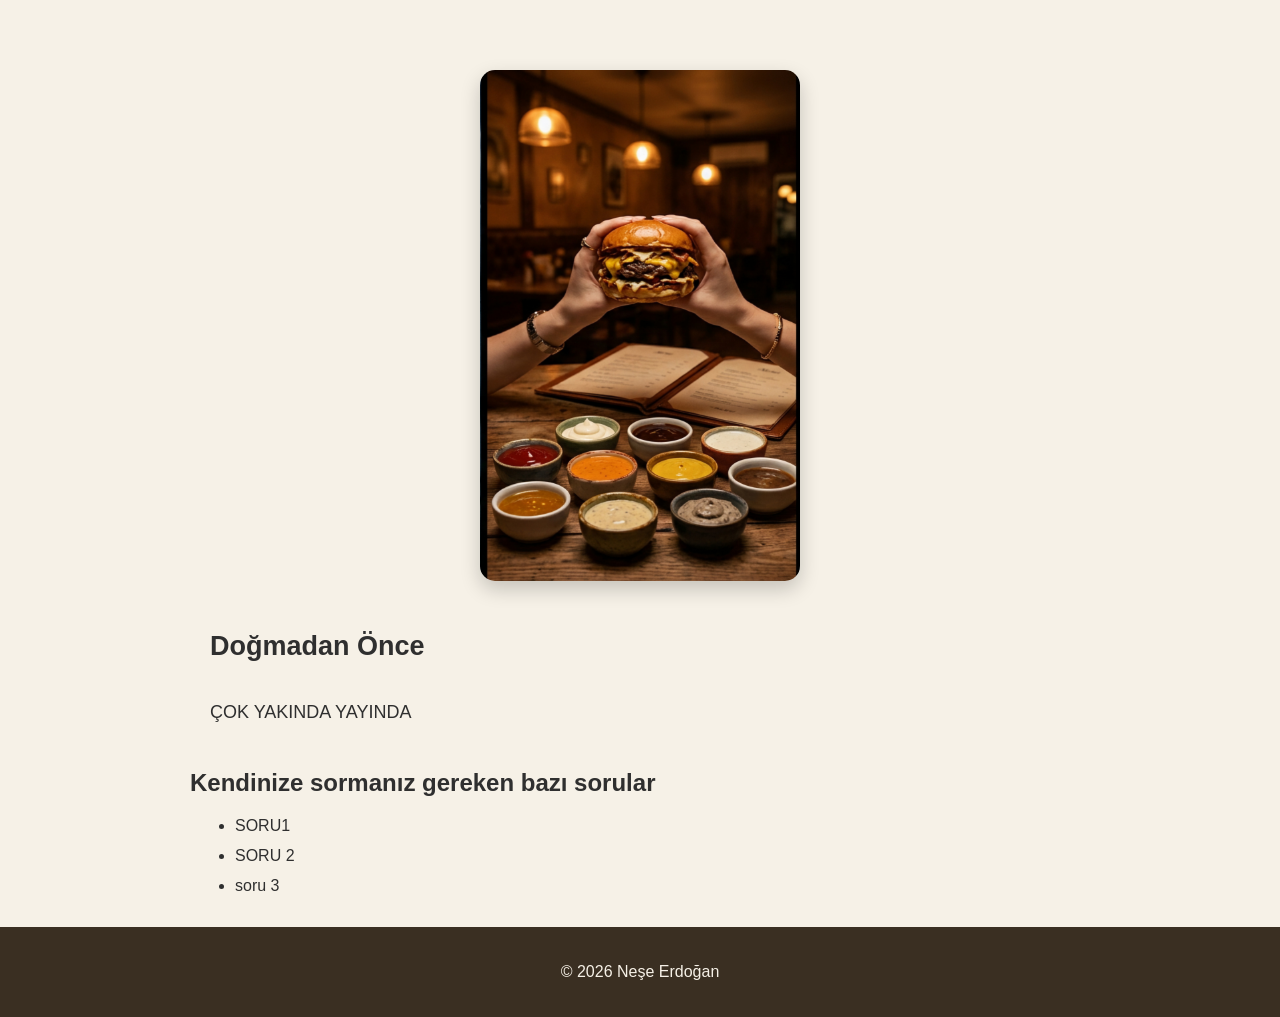
<file: dogma.html>
<!DOCTYPE html>
<html lang="tr">
  <head>
    <meta charset="UTF-8">
    <meta name="viewport" content="width=device-width, initial-scale=1.0">
      <title> Doğmadan Önce|Neşe ERDOĞAN </title>
    <meta name="description"
      content="Doğmadan önce, Neşe ERDOĞAN'ın insan algısı ve yaşamı üzerine düşündüren mini öyküsüdür.">
    <meta name="author"
      content="Neşe ERDOĞAN">
    <meta name="robots" content="index,follow">
    <link rel="canonical"
      href="https://nese87054-beep.github.io/NesUniverse/dogma.html">
    <meta property="og:title"
      content="Doğmadan Önce|Neşe ERDOĞAN">
    <meta property="og:description"
      content="İnsan algısını ve yaşamını sorgulatan kısa bir mini öykü">
    <meta property="og:site_name" content="Neşe Erdoğan">
    <meta property="og:image"
      content="https://nese87054-beep.github.io/NesUniverse/menu.jpeg">
    <meta property="og:url"
      content="https://nese87054-beep.github.io/NesUniverse/dogma.html">
    <meta property="og:type"
      content="article">
    <script type="application/ld+json">
      {
      "@context":"https://schema.org",
      "@type":"Article",
      "headline":"Doğmadan Önce",
      "author":
      {
      "@type":"Person",
      "name":"Neşe ERDOĞAN"
      }
      }
            
    </script>
    <link rel="stylesheet" href="style.css">
    
  
  </head>
  <body>
  <main>
  <section class="story-cover">
    <img src="menu.jpeg" alt="Menü">
  </section>
  <article>
    <h1>Doğmadan Önce
    </h1>
    <p>
ÇOK YAKINDA YAYINDA
    </p>
  </article>
    <div>
      <h2> Kendinize sormanız gereken bazı sorular</h2>
      <ul>
        <li>SORU1
        </li>
        <li> SORU 2</li>
        <li> soru 3</li>
               
      </ul>
    </div>
  </main>
  
  
  <footer>

<p>© 2026 Neşe Erdoğan</p>

</footer>
  </body>
</html>
</file>
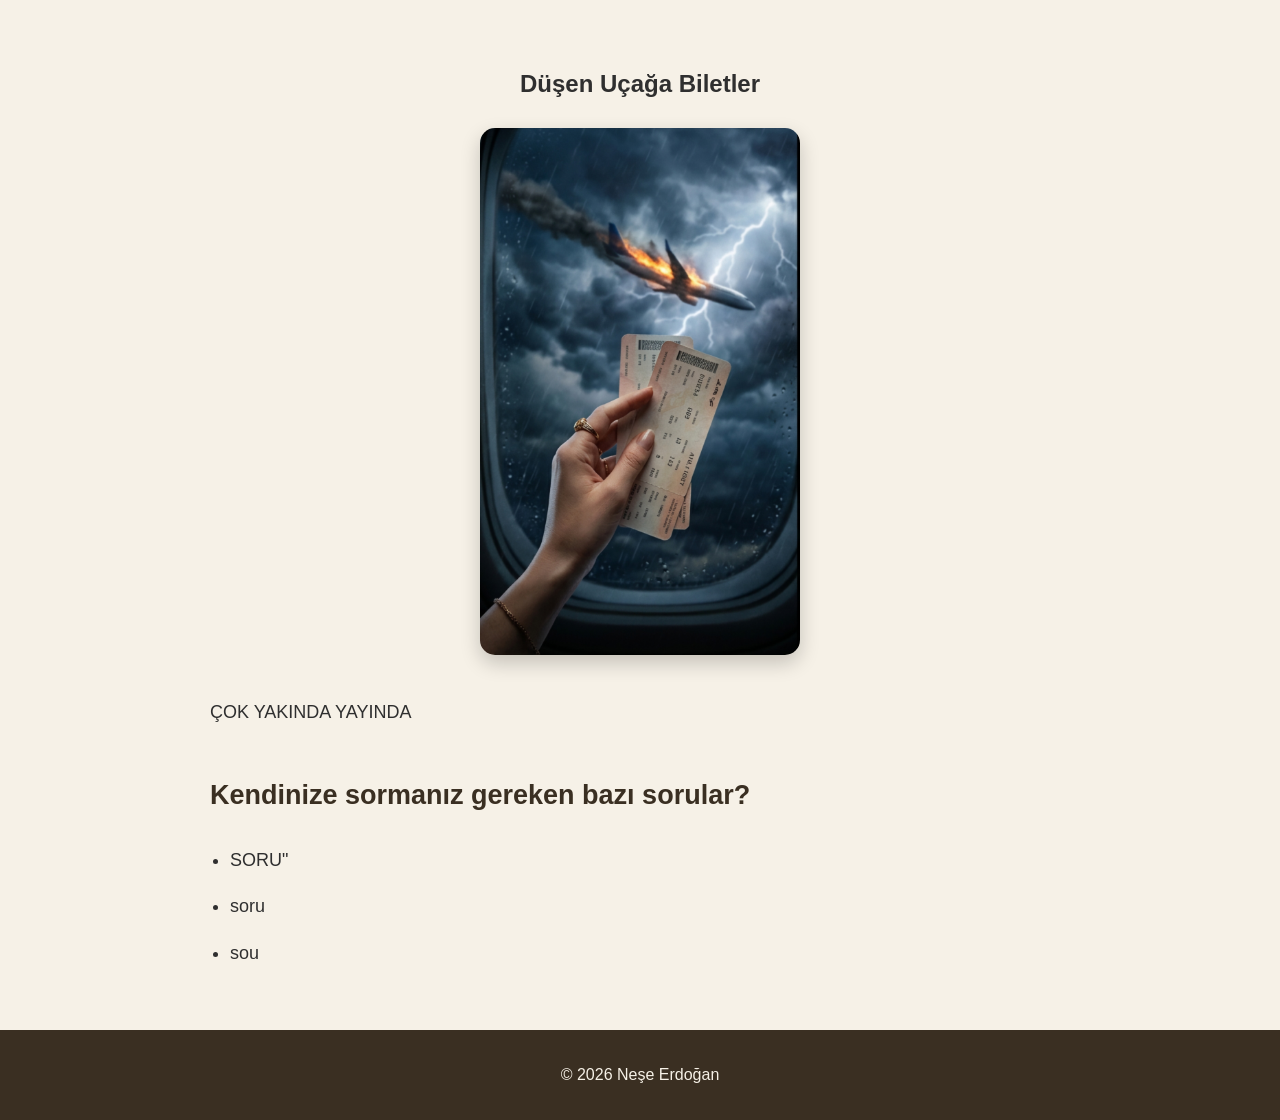
<file: dusenuc.html>
<!DOCTYPE html>
<html lang="tr">
<head>
  <link rel="stylesheet" href="style.css">
  <meta charset="UTF-8">
  <meta name="viewport" content="width=device-width,initial-scale=1.0">
  <title>Düşen Uçağa Biletler</title>
  <meta name="description"
    content="Elinize, düşeceği bilinen ama gizlenen bir uçuş için bilet geçse. Bu biletle ne yaparsınız?
    Yok mu edersiniz? Polise mi gidersiniz? Yoksa birine mi hediye edersiniz?">
  <meta name="author"
    content="Neşe ERDOĞAN">
  <meta name="robots"
    content="index,follow">
  <link rel="canonical"
    href="https://nese87054-beep.github.io/NesUniverse/dusenuc.html">
  <meta property="og:title"
    content="Düşen Uçağa Biletler|Neşe ERDOĞAN">
  <meta property="og:description"
    content="Düşecek olan bir uçağın biletleri, el altından dağıtılmaktadır. Bir inanın hayatı ve suç kavramlarını sorgulatan bir mini hikaye.">
  <meta property="og:image"
    content="https://nese87054-beep.github.io/NesUniverse/dus.jpeg">
  <meta property="og:url"
    content="https://nese87054-beep.github.io/NesUniverse/dusenuc.html">
  <meta property="og:type"
    content="article">
  <script type="application/ld+json">
    {
    "@context":"https://schema.org",
    "@type":"Article",
    "headline":"Düşen Uçağa Biletler",
    "author":{
    "@type":"Person",
    "name":"Neşe ERDOĞAN"
    }
    }
  </script>

</head>
<body>
  <main>
  <section class="story-cover">
    <h1>
      Düşen Uçağa Biletler
    </h1>
    <img src="dus.jpeg" alt="Düşen Uçağa Biletler">
  </section>
  <article>
    <p> ÇOK YAKINDA YAYINDA </p>

    <h2>Kendinize sormanız gereken bazı sorular?</h2>
      <ul>
        
        <li>SORU"
        </li>
        <li>soru
        </li>
        <li>
          sou
        </li>
      </ul>
  
  </article>
  </main>
  <footer>
    <p>© 2026 Neşe Erdoğan</p>
  </footer>
  
</body>
</html>
</file>
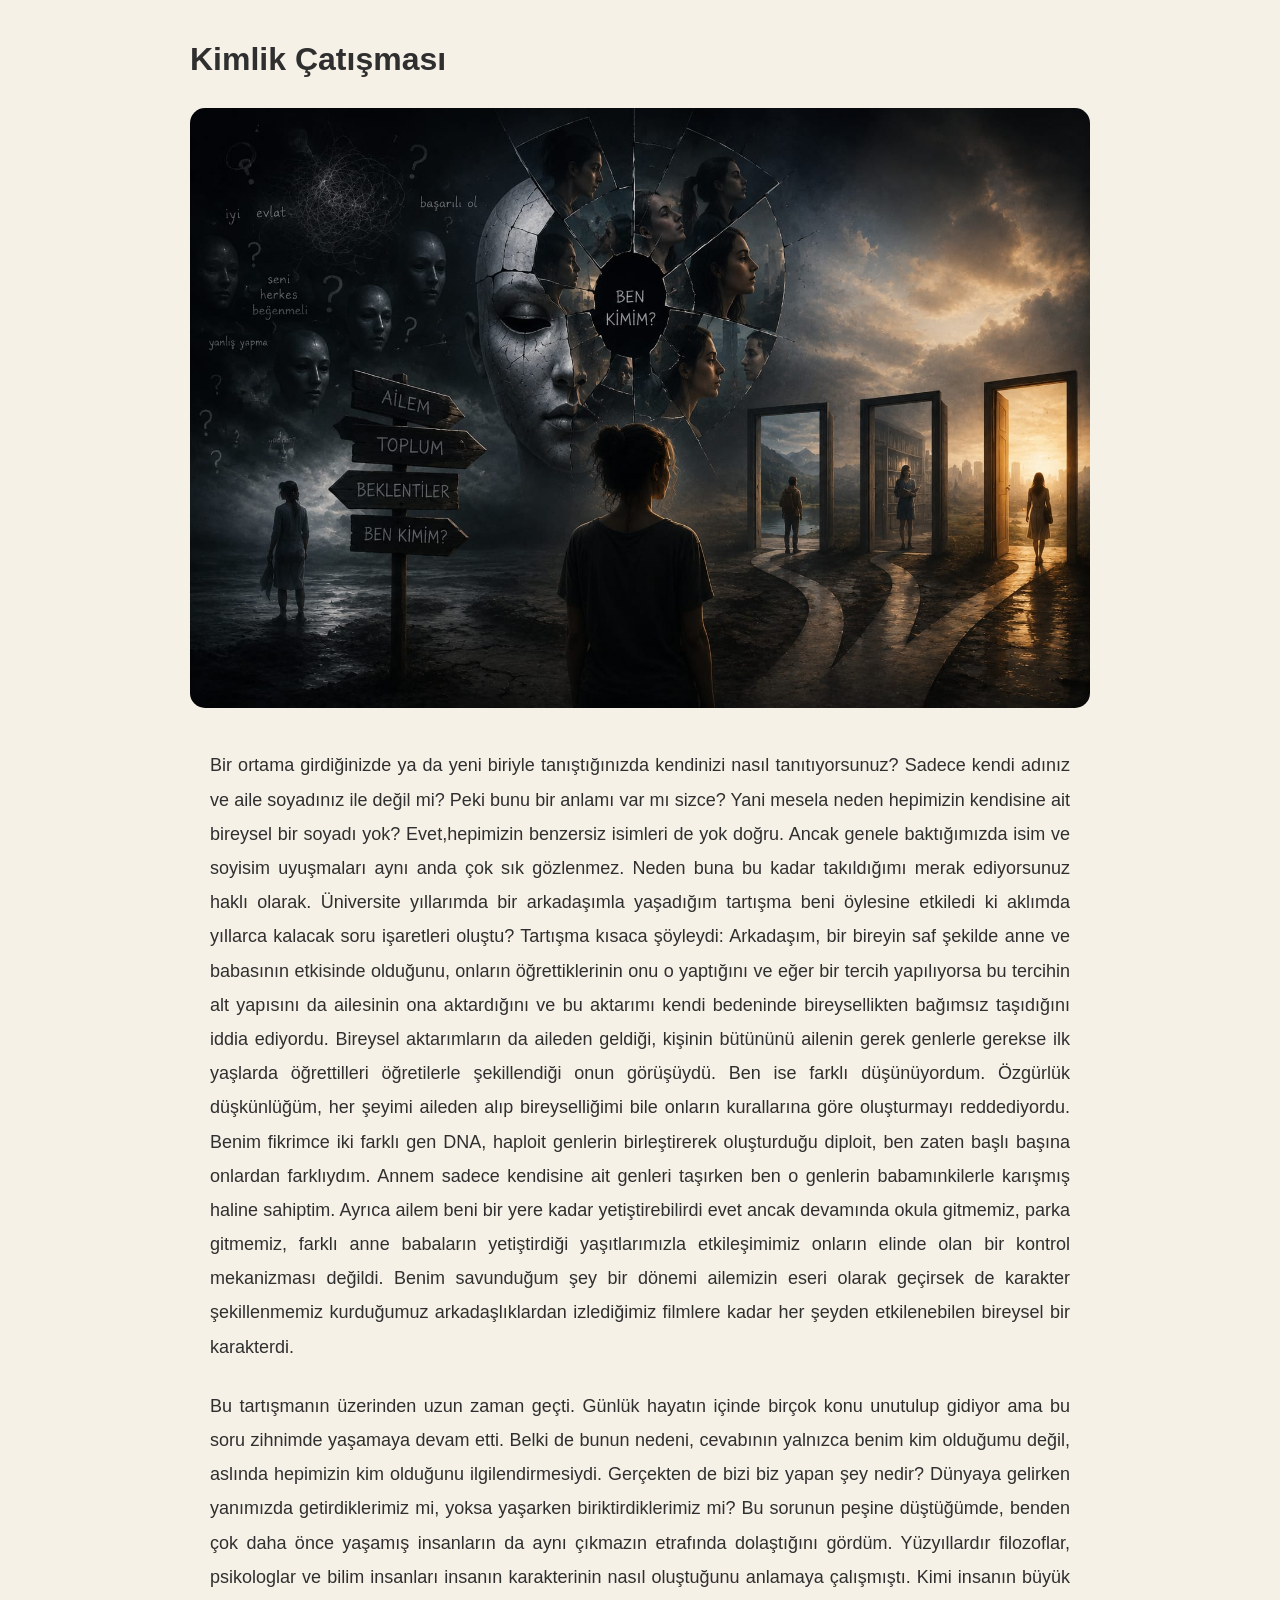
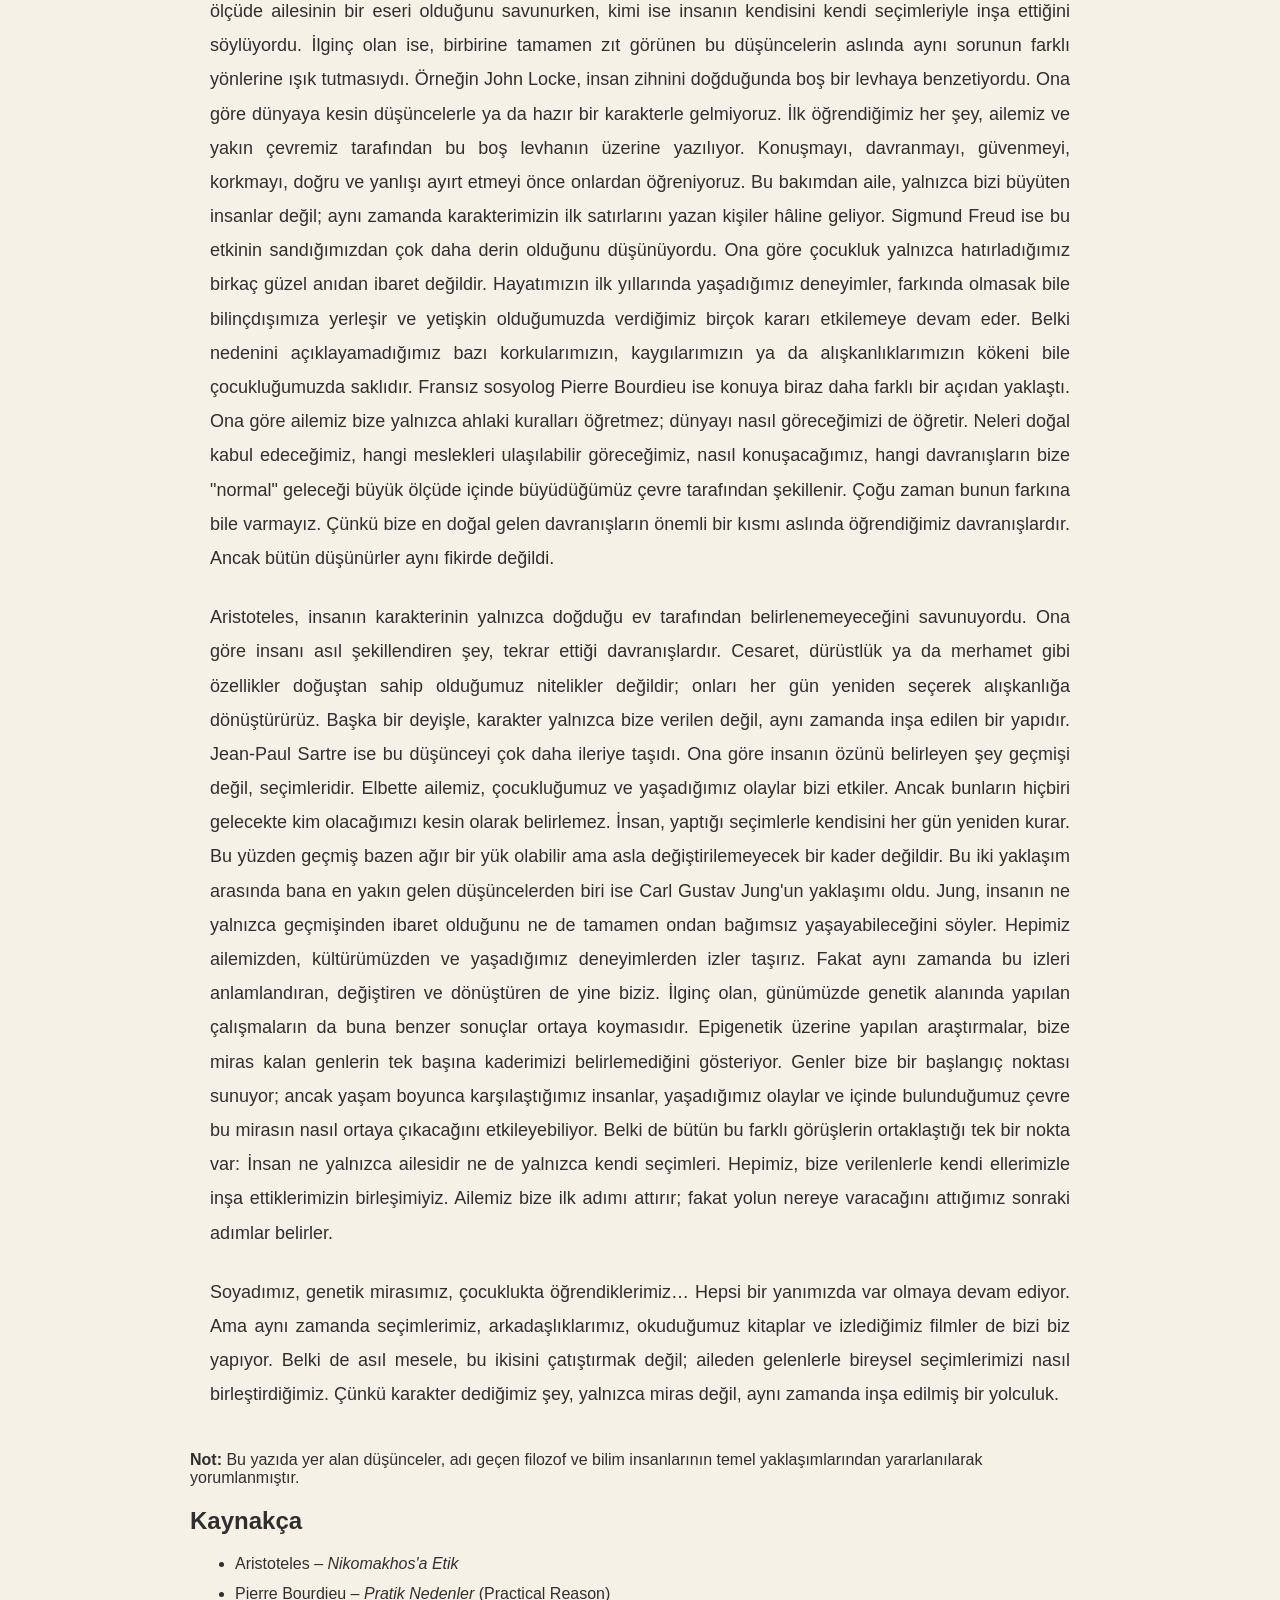
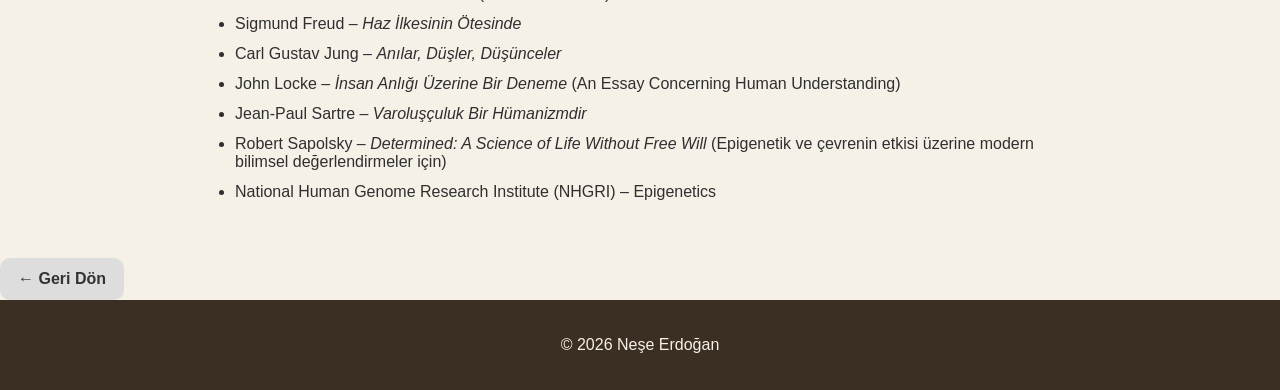
<file: kim.html>
<!DOCTYPE html>
<html lang="tr">
  <head>
    <meta charset="UTF-8">
    <meta name="viewport" content="width=device-width,initial-scale=1.0">
    <title>Kimlik Çatışması</title>
    <link rel="stylesheet" href="style.css">
    <meta name="description" content="Kim olduğumuzu belirleyen etkenler sadece anne baba mıdır? Kendimiz olurken özgür müyüz?">
    <meta name="author" content="Neşe ERDOĞAN">
    <meta name="robots" content="index,follow">
    <link rel="canonical" href="https://nese87054-beep.github.io/NesUniverse/kim.html">
    <meta property="og:title" content="Kimlik Çatışması|Neşe ERDOĞAN">
    <meta property="og:description" content="Kendimiz olurken ne kadar özgürüz?">
    <meta name="keywords" content="Kimlik Çatışması, Neşe Erdoğan, Neşe Erdoğan deneme, kimlik, bireysellik, aile, özgür irade, John Locke, Sigmund Freud, Carl Gustav Jung, Jean-Paul Sartre, Aristoteles, Pierre Bourdieu, epigenetik, psikoloji, felsefe">
    <meta property="og:type" content="article">
    <meta property="og:image" content="https://nese87054-beep.github.io/NesUniverse/kim.jpg">
    <meta property="og:url" content="https://nese87054-beep.github.io/NesUniverse/kim.html">
    <script type="application/ld+json">
      
      {
 "@context":"https://schema.org",
 "@type":"Article",
 "headline":"Kimlik Çatışması",
 "author":{
   "@type":"Person",
   "name":"Neşe Erdoğan"
 },
 "image":"https://nese87054-beep.github.io/NesUniverse/kim.jpg",
 "url":"https://nese87054-beep.github.io/NesUniverse/kim.html"
}
    </script>
  </head>
      <body>
        <main>
      <h1>Kimlik Çatışması</h1>
          
      <img src="kim.jpg" alt="Kimlik Çatışması-Neşe ERDOĞAN">
      <article>
 <p>       
Bir ortama girdiğinizde ya da yeni biriyle tanıştığınızda kendinizi nasıl tanıtıyorsunuz? Sadece kendi adınız ve aile soyadınız ile değil mi? Peki bunu bir anlamı var mı
sizce? Yani mesela neden hepimizin kendisine ait bireysel bir soyadı yok? Evet,hepimizin benzersiz isimleri de yok doğru. Ancak genele baktığımızda isim ve
soyisim uyuşmaları aynı anda çok sık gözlenmez. Neden buna bu kadar takıldığımı merak ediyorsunuz haklı olarak. Üniversite yıllarımda bir arkadaşımla yaşadığım tartışma beni öylesine etkiledi ki
aklımda yıllarca kalacak soru işaretleri oluştu? Tartışma kısaca şöyleydi: Arkadaşım, bir bireyin saf şekilde anne ve babasının etkisinde olduğunu, onların öğrettiklerinin
onu o yaptığını ve eğer bir tercih yapılıyorsa bu tercihin alt yapısını da ailesinin ona aktardığını ve bu aktarımı kendi bedeninde bireysellikten bağımsız taşıdığını iddia ediyordu.
Bireysel aktarımların da aileden geldiği, kişinin bütününü ailenin gerek genlerle gerekse ilk yaşlarda öğrettilleri öğretilerle şekillendiği onun görüşüydü.
Ben ise farklı düşünüyordum. Özgürlük düşkünlüğüm, her şeyimi aileden alıp bireyselliğimi bile onların kurallarına göre oluşturmayı reddediyordu. Benim fikrimce
iki farklı gen DNA, haploit genlerin birleştirerek oluşturduğu diploit, ben zaten başlı başına onlardan farklıydım. Annem sadece kendisine ait genleri taşırken ben o
genlerin babamınkilerle karışmış haline sahiptim. Ayrıca ailem beni bir yere kadar yetiştirebilirdi evet ancak devamında okula gitmemiz, parka gitmemiz, farklı anne
babaların yetiştirdiği yaşıtlarımızla etkileşimimiz onların elinde olan bir kontrol mekanizması değildi. Benim savunduğum şey bir dönemi ailemizin eseri olarak geçirsek de karakter şekillenmemiz kurduğumuz arkadaşlıklardan izlediğimiz filmlere
kadar her şeyden etkilenebilen bireysel bir karakterdi.
 </p>
        <p>
Bu tartışmanın üzerinden uzun zaman geçti. Günlük hayatın içinde birçok konu unutulup gidiyor ama bu soru zihnimde yaşamaya devam etti. Belki de bunun nedeni, cevabının yalnızca benim kim olduğumu değil, aslında hepimizin kim olduğunu ilgilendirmesiydi. Gerçekten de bizi biz yapan şey nedir? Dünyaya gelirken yanımızda getirdiklerimiz mi, yoksa yaşarken biriktirdiklerimiz mi?
Bu sorunun peşine düştüğümde, benden çok daha önce yaşamış insanların da aynı çıkmazın etrafında dolaştığını gördüm. Yüzyıllardır filozoflar, psikologlar ve bilim insanları insanın karakterinin nasıl oluştuğunu anlamaya çalışmıştı. Kimi insanın büyük ölçüde ailesinin bir eseri olduğunu savunurken, kimi ise insanın kendisini kendi seçimleriyle inşa ettiğini söylüyordu. İlginç olan ise, birbirine tamamen zıt görünen bu düşüncelerin aslında aynı sorunun farklı yönlerine ışık tutmasıydı.
Örneğin John Locke, insan zihnini doğduğunda boş bir levhaya benzetiyordu. Ona göre dünyaya kesin düşüncelerle ya da hazır bir karakterle gelmiyoruz. İlk öğrendiğimiz her şey, ailemiz ve yakın çevremiz tarafından bu boş levhanın üzerine yazılıyor. Konuşmayı, davranmayı, güvenmeyi, korkmayı, doğru ve yanlışı ayırt etmeyi önce onlardan öğreniyoruz. Bu bakımdan aile, yalnızca bizi büyüten insanlar değil; aynı zamanda karakterimizin ilk satırlarını yazan kişiler hâline geliyor.
Sigmund Freud ise bu etkinin sandığımızdan çok daha derin olduğunu düşünüyordu. Ona göre çocukluk yalnızca hatırladığımız birkaç güzel anıdan ibaret değildir. Hayatımızın ilk yıllarında yaşadığımız deneyimler, farkında olmasak bile bilinçdışımıza yerleşir ve yetişkin olduğumuzda verdiğimiz birçok kararı etkilemeye devam eder. Belki nedenini açıklayamadığımız bazı korkularımızın, kaygılarımızın ya da alışkanlıklarımızın kökeni bile çocukluğumuzda saklıdır.
Fransız sosyolog Pierre Bourdieu ise konuya biraz daha farklı bir açıdan yaklaştı. Ona göre ailemiz bize yalnızca ahlaki kuralları öğretmez; dünyayı nasıl göreceğimizi de öğretir. Neleri doğal kabul edeceğimiz, hangi meslekleri ulaşılabilir göreceğimiz, nasıl konuşacağımız, hangi davranışların bize "normal" geleceği büyük ölçüde içinde büyüdüğümüz çevre tarafından şekillenir. Çoğu zaman bunun farkına bile varmayız. Çünkü bize en doğal gelen davranışların önemli bir kısmı aslında öğrendiğimiz davranışlardır.
Ancak bütün düşünürler aynı fikirde değildi.
        </p>
        <p>
Aristoteles, insanın karakterinin yalnızca doğduğu ev tarafından belirlenemeyeceğini savunuyordu. Ona göre insanı asıl şekillendiren şey, tekrar ettiği davranışlardır. Cesaret, dürüstlük ya da merhamet gibi özellikler doğuştan sahip olduğumuz nitelikler değildir; onları her gün yeniden seçerek alışkanlığa dönüştürürüz. Başka bir deyişle, karakter yalnızca bize verilen değil, aynı zamanda inşa edilen bir yapıdır.
Jean-Paul Sartre ise bu düşünceyi çok daha ileriye taşıdı. Ona göre insanın özünü belirleyen şey geçmişi değil, seçimleridir. Elbette ailemiz, çocukluğumuz ve yaşadığımız olaylar bizi etkiler. Ancak bunların hiçbiri gelecekte kim olacağımızı kesin olarak belirlemez. İnsan, yaptığı seçimlerle kendisini her gün yeniden kurar. Bu yüzden geçmiş bazen ağır bir yük olabilir ama asla değiştirilemeyecek bir kader değildir.
Bu iki yaklaşım arasında bana en yakın gelen düşüncelerden biri ise Carl Gustav Jung'un yaklaşımı oldu. Jung, insanın ne yalnızca geçmişinden ibaret olduğunu ne de tamamen ondan bağımsız yaşayabileceğini söyler. Hepimiz ailemizden, kültürümüzden ve yaşadığımız deneyimlerden izler taşırız. Fakat aynı zamanda bu izleri anlamlandıran, değiştiren ve dönüştüren de yine biziz.
İlginç olan, günümüzde genetik alanında yapılan çalışmaların da buna benzer sonuçlar ortaya koymasıdır. Epigenetik üzerine yapılan araştırmalar, bize miras kalan genlerin tek başına kaderimizi belirlemediğini gösteriyor. Genler bize bir başlangıç noktası sunuyor; ancak yaşam boyunca karşılaştığımız insanlar, yaşadığımız olaylar ve içinde bulunduğumuz çevre bu mirasın nasıl ortaya çıkacağını etkileyebiliyor.
Belki de bütün bu farklı görüşlerin ortaklaştığı tek bir nokta var: İnsan ne yalnızca ailesidir ne de yalnızca kendi seçimleri. Hepimiz, bize verilenlerle kendi ellerimizle inşa ettiklerimizin birleşimiyiz. Ailemiz bize ilk adımı attırır; fakat yolun nereye varacağını attığımız sonraki adımlar belirler.
        </p>
        <p>
Soyadımız, genetik mirasımız, çocuklukta öğrendiklerimiz… Hepsi bir yanımızda var olmaya devam ediyor. Ama aynı zamanda seçimlerimiz, arkadaşlıklarımız,
okuduğumuz kitaplar ve izlediğimiz filmler de bizi biz yapıyor. Belki de asıl mesele, bu ikisini çatıştırmak değil; aileden gelenlerle bireysel seçimlerimizi nasıl
birleştirdiğimiz. Çünkü karakter dediğimiz şey, yalnızca miras değil, aynı zamanda inşa edilmiş bir yolculuk.
        </p>
      </article>
          <p><strong>Not:</strong> Bu yazıda yer alan düşünceler, adı geçen filozof ve bilim insanlarının temel yaklaşımlarından yararlanılarak yorumlanmıştır.</p>
<h2>Kaynakça</h2>

<ul>
  <li>Aristoteles – <em>Nikomakhos'a Etik</em></li>

  <li>Pierre Bourdieu – <em>Pratik Nedenler</em> (Practical Reason)</li>

  <li>Sigmund Freud – <em>Haz İlkesinin Ötesinde</em></li>

  <li>Carl Gustav Jung – <em>Anılar, Düşler, Düşünceler</em></li>

  <li>John Locke – <em>İnsan Anlığı Üzerine Bir Deneme</em> (An Essay Concerning Human Understanding)</li>

  <li>Jean-Paul Sartre – <em>Varoluşçuluk Bir Hümanizmdir</em></li>

  <li>Robert Sapolsky – <em>Determined: A Science of Life Without Free Will</em> (Epigenetik ve çevrenin etkisi üzerine modern bilimsel değerlendirmeler için)</li>

  <li>National Human Genome Research Institute (NHGRI) – Epigenetics</li>
</ul>
          
        </main>
      <div class="buttons">
<a href="index.html" class="btn back">
← Geri Dön
</a>
</div>
  <footer>
    <p>© 2026 Neşe Erdoğan</p>
  </footer>
      </body>
</html>
</file>
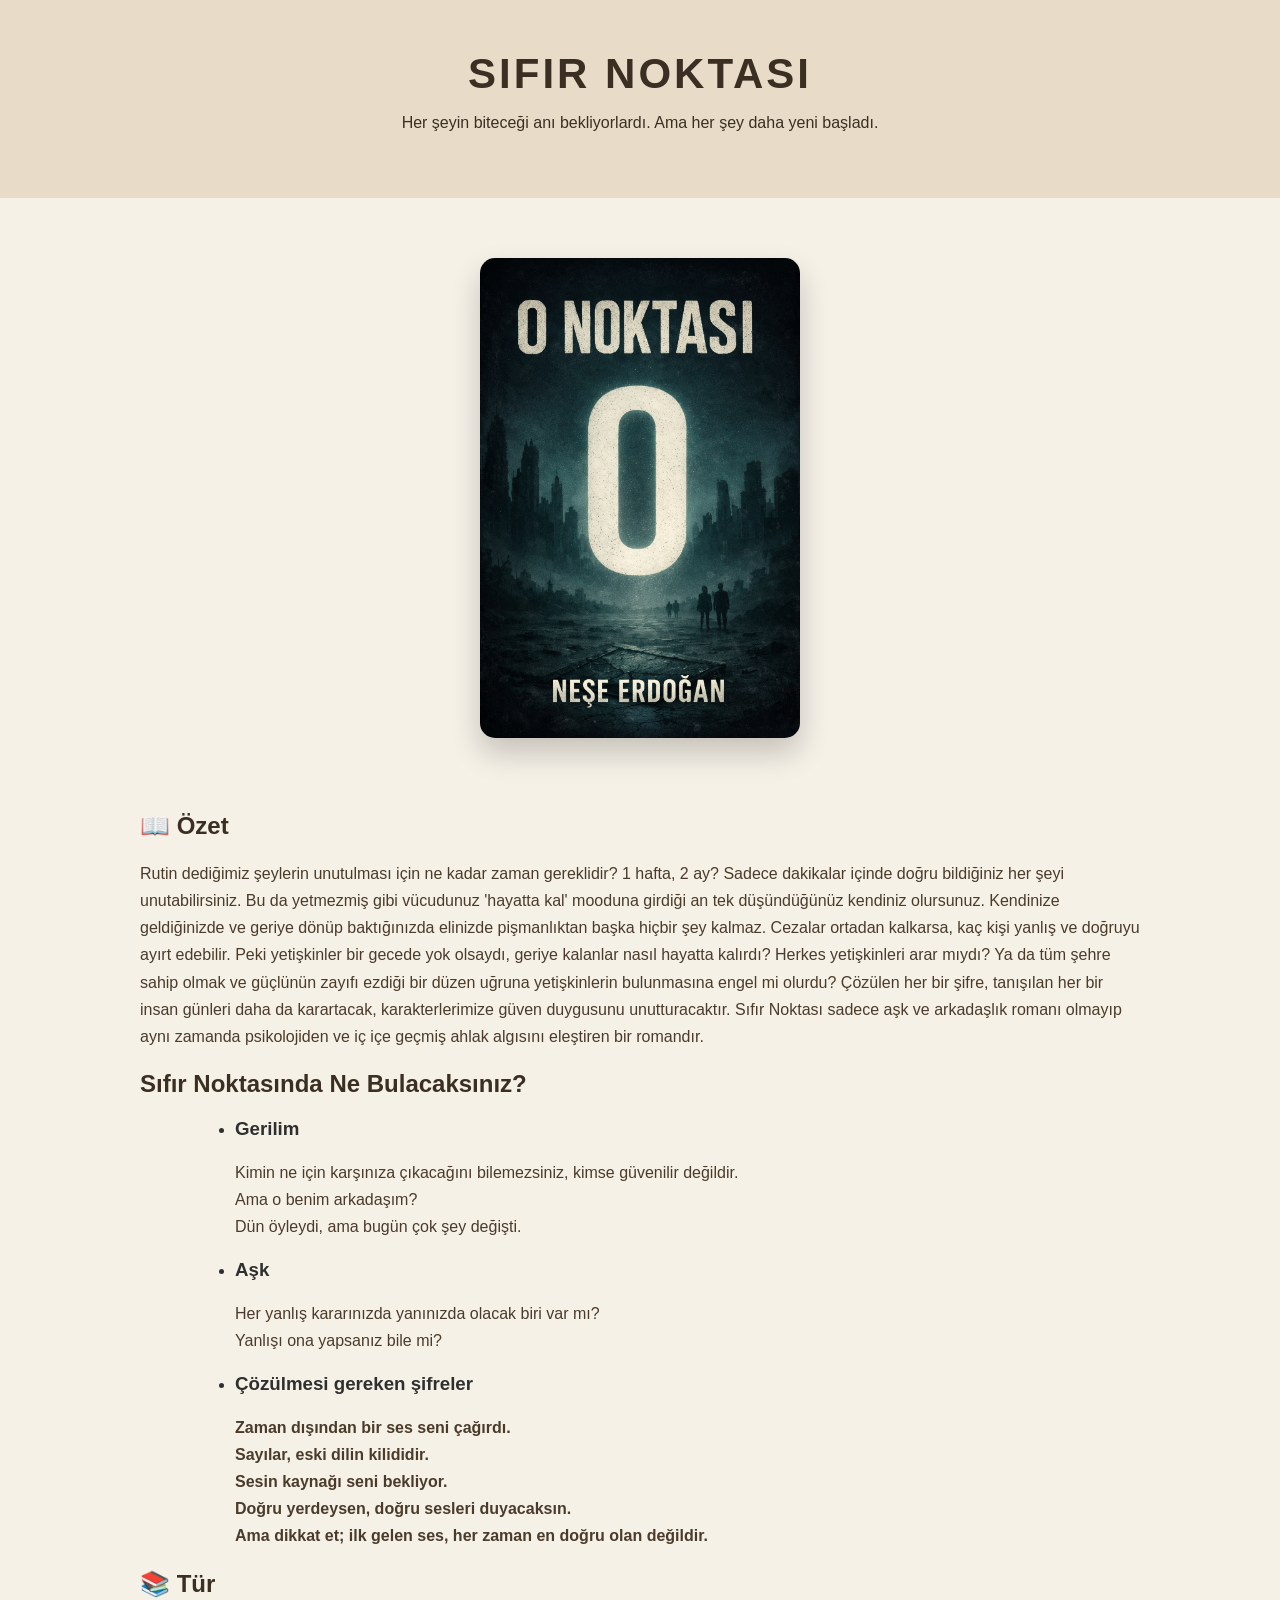
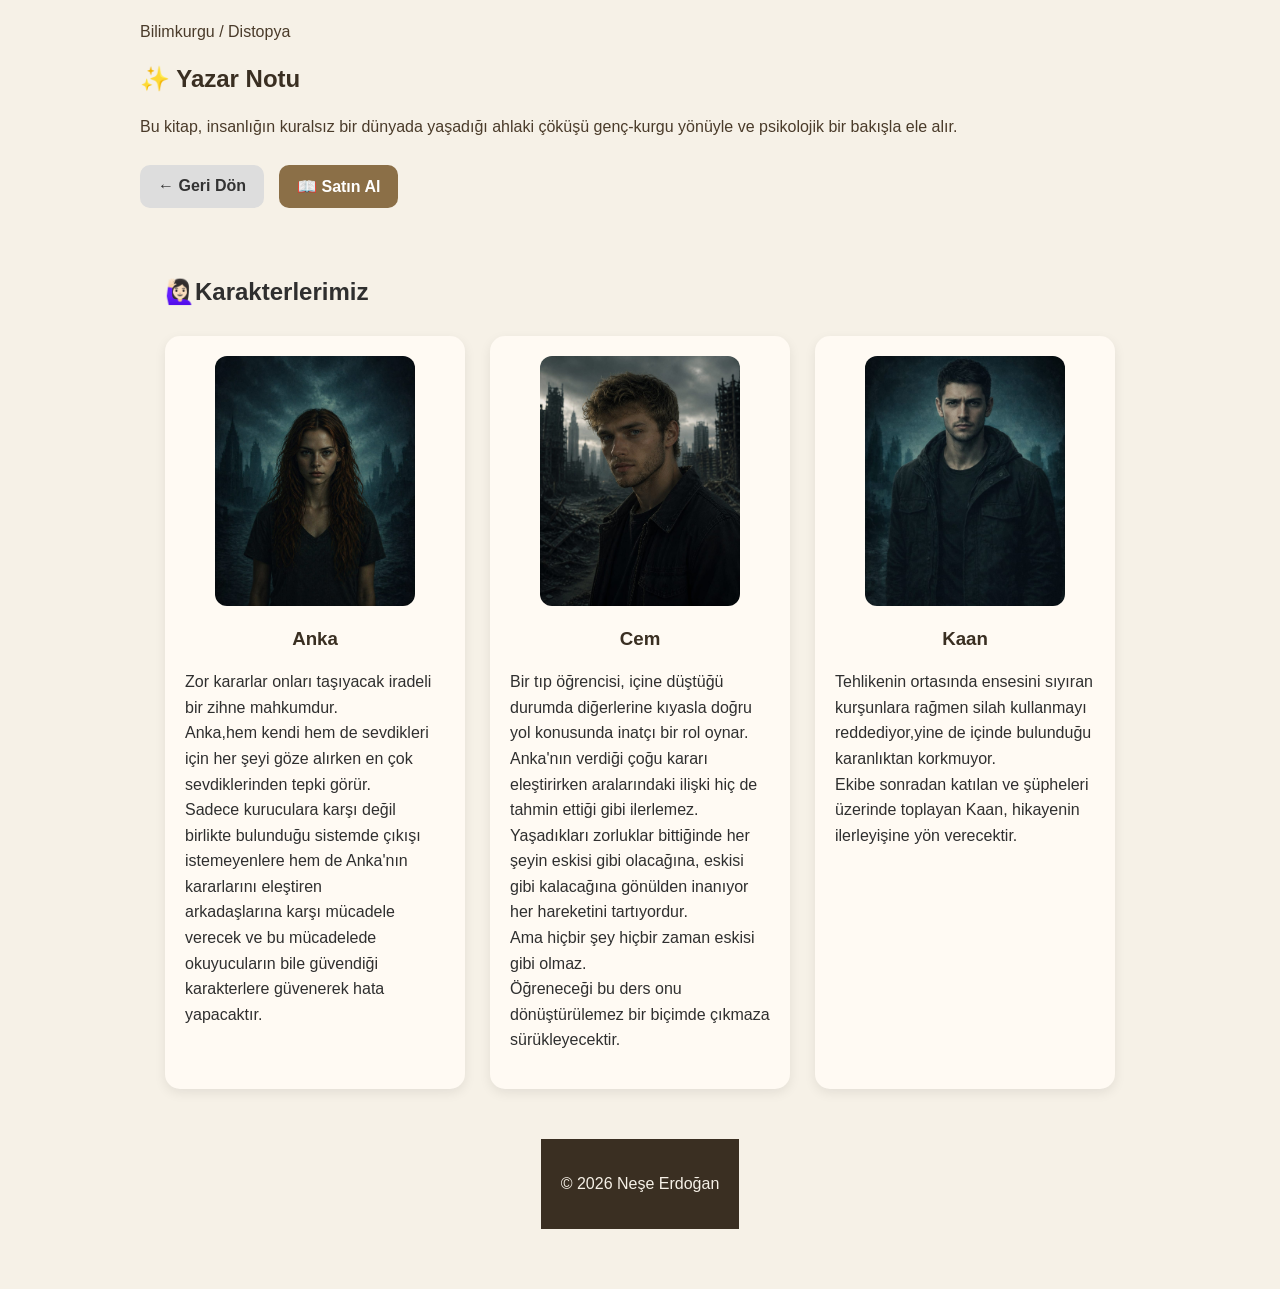
<file: sifir-noktasi.html>
<!DOCTYPE html>
<html lang="tr">
<head>
  <meta charset="UTF-8">
  <meta name="viewport" content="width=device-width, initial-scale=1.0">
  <title>SIFIR NOKTASI | Neşe Erdoğan</title>
  <meta name="description" content="Sıfır Noktası, Neşe Erdoğan'ın distopya, bilimkurgu ve psikolojik gerilim romanıdır. Konusu, karakterleri ve yazar notu.">

<meta name="keywords" content="Sıfır Noktası, Neşe Erdoğan, distopya romanı, bilimkurgu romanı, psikolojik gerilim">

<meta name="author" content="Neşe Erdoğan">

<meta name="robots" content="index, follow">

<link rel="canonical" href="https://nese87054-beep.github.io/NesUniverse/sifir-noktasi.html">
  <link rel="stylesheet" href="style.css">
  <meta property="og:title" content="Sıfır Noktası | Neşe Erdoğan">

<meta property="og:description" content="Kuralların ortadan kalktığı bir dünyada hayatta kalmanın bedeli nedir?">

<meta property="og:image" content="https://nese87054-beep.github.io/NesUniverse/file_000000008bf872469f45810240bcbe75.png">

<meta property="og:url" content="https://nese87054-beep.github.io/NesUniverse/sifir-noktasi.html">

<meta property="og:type" content="book">
  <script type="application/ld+json">
{
  "@context":"https://schema.org",
  "@type":"Book",
  "name":"Sıfır Noktası",
  "author":{
    "@type":"Person",
    "name":"Neşe Erdoğan"
  },
  "genre":[
    "Bilimkurgu",
    "Distopya",
    "Psikolojik Gerilim"
  ],
  "inLanguage":"tr",
  "url":"https://nese87054-beep.github.io/NesUniverse/sifir-noktasi.html",
  "image":"https://nese87054-beep.github.io/NesUniverse/file_000000008bf872469f45810240bcbe75.png",
  "description":"Sıfır Noktası, yetişkinlerin bir gecede kaybolduğu dünyada ahlak, güç ve hayatta kalma mücadelesini anlatan distopik romandır."
}
</script>
  <script type="application/ld+json">
{
  "@context":"https://schema.org",
  "@type":"BreadcrumbList",
  "itemListElement":[
    {
      "@type":"ListItem",
      "position":1,
      "name":"Ana Sayfa",
      "item":"https://nese87054-beep.github.io/NesUniverse/"
    },
    {
      "@type":"ListItem",
      "position":2,
      "name":"Kitaplar",
      "item":"https://nese87054-beep.github.io/NesUniverse/#books"
    },
    {
      "@type":"ListItem",
      "position":3,
      "name":"Sıfır Noktası",
      "item":"https://nese87054-beep.github.io/NesUniverse/sifir-noktasi.html"
    }
  ]
}
</script>
</head>

<body>

<header>
  <h1>SIFIR NOKTASI</h1>
  <p>Her şeyin biteceği anı bekliyorlardı. Ama her şey daha yeni başladı.</p>
</header>

<section class="book-page">

  <!-- SOL: KİTAP GÖRSELİ -->
  <div class="book-cover">
    <img src="file_000000008bf872469f45810240bcbe75.png" alt="Sıfır Noktası Roman Kapağı - Neşe ERDOĞAN">
  </div>

  <!-- SAĞ: BİLGİLER -->
  <div class="book-content">

    <h2>📖 Özet</h2>
    <p>
      Rutin dediğimiz şeylerin unutulması için ne kadar zaman gereklidir? 1 hafta, 2 ay?
      Sadece dakikalar içinde doğru bildiğiniz her şeyi unutabilirsiniz. Bu da yetmezmiş gibi vücudunuz 'hayatta kal' mooduna girdiği an tek düşündüğünüz kendiniz olursunuz.
      Kendinize geldiğinizde ve geriye dönüp baktığınızda elinizde pişmanlıktan başka hiçbir şey kalmaz. Cezalar ortadan kalkarsa, kaç kişi yanlış ve doğruyu ayırt edebilir.
      Peki yetişkinler bir gecede yok olsaydı, geriye kalanlar nasıl hayatta kalırdı?
      Herkes yetişkinleri arar mıydı? Ya da tüm şehre sahip olmak ve güçlünün zayıfı ezdiği bir düzen uğruna yetişkinlerin bulunmasına engel mi olurdu?
      Çözülen her bir şifre, tanışılan her bir insan günleri daha da karartacak, karakterlerimize güven duygusunu unutturacaktır.
      Sıfır Noktası sadece aşk ve arkadaşlık romanı olmayıp aynı zamanda psikolojiden ve iç içe geçmiş  ahlak algısını eleştiren bir romandır.
    </p>
    <h2> Sıfır Noktasında Ne Bulacaksınız? </h2>
    <ul>
      <li> 
        <h3> Gerilim </h3>
        <p>Kimin ne için karşınıza çıkacağını bilemezsiniz, kimse güvenilir değildir.<br>
          Ama o benim arkadaşım?<br>
          Dün öyleydi, ama bugün çok şey değişti.
        </p>
      </li>
      <li>
        <h3>Aşk</h3>
        <p>Her yanlış kararınızda yanınızda olacak biri var mı?<br>
        Yanlışı ona yapsanız bile mi?
        </p>
      </li> 
      <li>
        <h3>Çözülmesi gereken şifreler</h3>
        <p> 
          <strong>
          Zaman dışından bir ses seni çağırdı.
          <br>  
          Sayılar, eski dilin kilididir.
          <br>
          Sesin kaynağı seni bekliyor.
          <br>
          Doğru yerdeysen, doğru sesleri duyacaksın.
          <br>
          Ama dikkat et; ilk gelen ses, her zaman en doğru olan değildir.
          </strong>
        </p>
      </li>
    </ul>

    <h2>📚 Tür</h2>
    <p>Bilimkurgu / Distopya</p>
<section>
    <h2>✨ Yazar Notu</h2>
    <p>
      Bu kitap, insanlığın kuralsız bir dünyada yaşadığı ahlaki çöküşü genç-kurgu yönüyle ve psikolojik bir bakışla ele alır.
    </p>
</section>

    <!-- BUTONLAR -->
    <div class="buttons">

      <a href="index.html" class="btn back">← Geri Dön</a>

      <a href="https://www.pembevagonlar.com/sifir-noktasi-on-siparis.html?fbclid=PAT01DUAS434RleHRuA2FlbQIxMABzcnRjBmFwcF9pZA81NjcwNjczNDMzNTI0MjcAAad-Rs3I2jxEpzK8GR5pfZdXzJG6T4NuN37UX93_iV7kmVUqmeYNbf_syYfG4g_aem_8qrRobIcRVOjy4jTTEl2YQ"
         target="_blank"
         class="btn buy">
        📖 Satın Al
      </a>

    </div>

  </div>
  <section>
         <h2> 🙋🏻‍♀️Karakterlerimiz</h2>
         <div class="character-container">
          <div class="character-card">
          <img src="IMG-20260707-WA0006.jpg" alt="Anka" width="200">
         <h3>Anka</h3>
           <p>
             Zor kararlar onları taşıyacak iradeli bir zihne mahkumdur.
             <br>
             Anka,hem kendi hem de sevdikleri için her şeyi göze alırken en çok sevdiklerinden tepki görür.
             <br> 
             Sadece kuruculara karşı değil birlikte bulunduğu sistemde çıkışı istemeyenlere hem de Anka'nın kararlarını eleştiren
             <br> 
             arkadaşlarına karşı mücadele verecek ve bu mücadelede okuyucuların bile güvendiği karakterlere güvenerek hata yapacaktır.
           </p>
         </div>
      <div class="character-card">
        <img src="Cem1.jpg" alt="Cem" width="200">
        <h3> Cem</h3>
        <p>
          Bir tıp öğrencisi, içine düştüğü durumda diğerlerine kıyasla doğru yol konusunda inatçı bir rol oynar.
          <br>
          Anka'nın verdiği çoğu kararı eleştirirken aralarındaki ilişki hiç de tahmin ettiği gibi ilerlemez.
          <br>
          Yaşadıkları zorluklar bittiğinde her şeyin eskisi gibi olacağına, eskisi gibi kalacağına gönülden inanıyor her hareketini tartıyordur.
          <br> 
          Ama hiçbir şey hiçbir zaman eskisi gibi olmaz. 
          <br>
          Öğreneceği bu ders onu dönüştürülemez bir biçimde çıkmaza sürükleyecektir.
        </p>
      </div>

      <div class="character-card">
      <img src="IMG-20260129-WA0009(1).jpg" alt="Kaan" width="200">
        <h3>Kaan</h3>
        <p>
          Tehlikenin ortasında ensesini sıyıran kurşunlara rağmen silah kullanmayı reddediyor,yine de içinde bulunduğu karanlıktan korkmuyor.
          <br>
          Ekibe sonradan katılan ve şüpheleri üzerinde toplayan Kaan, hikayenin ilerleyişine yön verecektir.
        </p>
      </div>
      </div>      
    </section>
  
<footer>
  <p>© 2026 Neşe Erdoğan</p>
</footer>

</body>
</html>
</file>
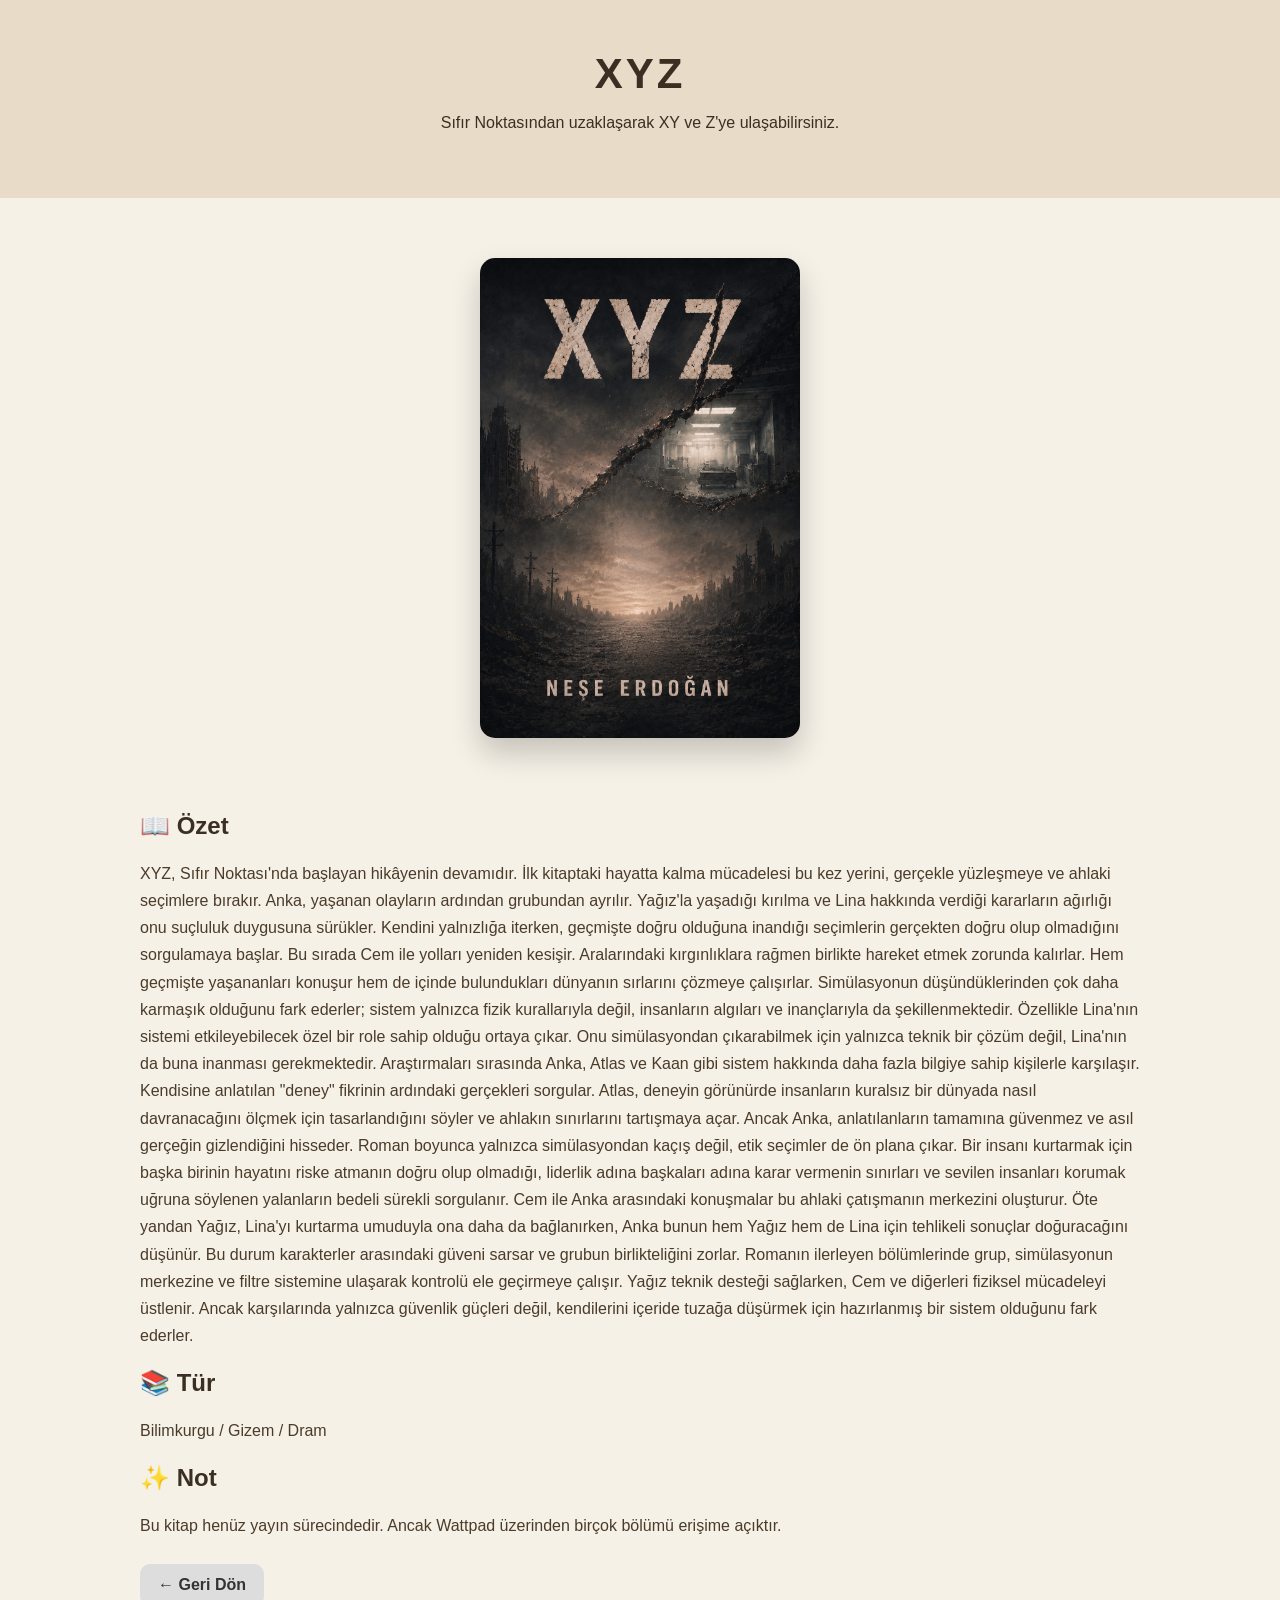
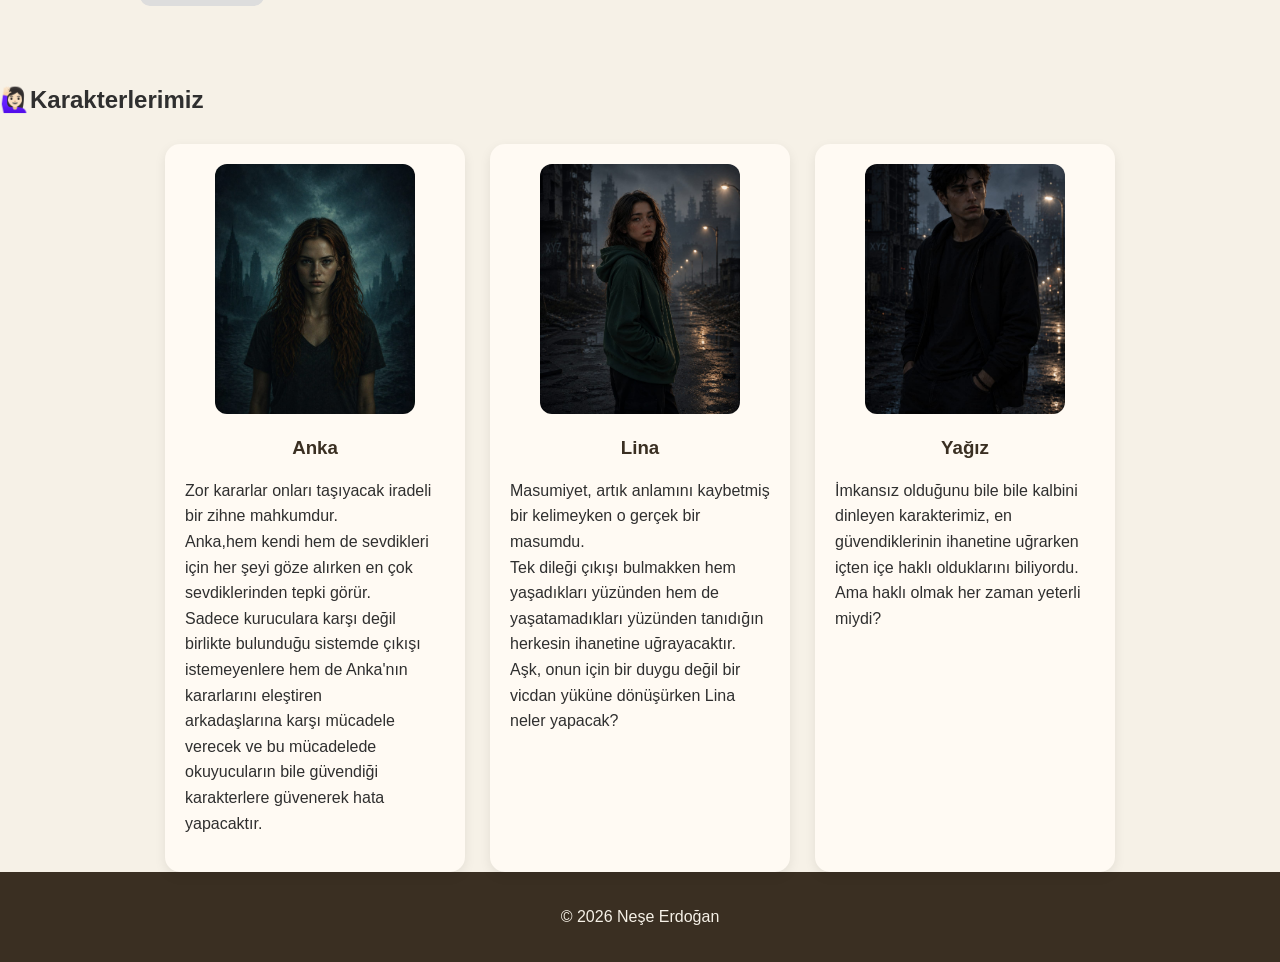
<file: xyz.html>
<!DOCTYPE html>
<html lang="tr">
<head>
  <meta charset="UTF-8">
  <meta name="viewport" content="width=device-width, initial-scale=1.0">
  <title>XYZ | Neşe Erdoğan</title>
  <meta name="description" content="XYZ, Neşe Erdoğan'ın gizem, bilimkurgu ve psikolojik unsurlar içeren romanıdır. Karakterler, özet ve yazar notu.">

<meta name="keywords" content="XYZ romanı, Neşe Erdoğan, gizem romanı, bilimkurgu, psikolojik roman">

<meta name="author" content="Neşe Erdoğan">

<meta name="robots" content="index, follow">

<link rel="canonical" href="https://nese87054-beep.github.io/NesUniverse/xyz.html">

<meta property="og:title" content="XYZ | Neşe Erdoğan">

<meta property="og:description" content="Gizemlerle örülü yeni roman XYZ.">

<meta property="og:image"
content="https://nese87054-beep.github.io/NesUniverse/file_000000004ad471fdaa1582f3d3aa78e8.png">

<meta property="og:url" content="https://nese87054-beep.github.io/NesUniverse/xyz.html">

<meta property="og:type" content="book">
  <link rel="stylesheet" href="style.css">
  <script type="application/ld+json">
{
  "@context":"https://schema.org",
  "@type":"Book",
  "name":"XYZ",
  "author":{
    "@type":"Person",
    "name":"Neşe Erdoğan"
  },
  "genre":[
    "Gizem",
    "Bilimkurgu"
  ],
  "inLanguage":"tr",
  "url":"https://nese87054-beep.github.io/NesUniverse/xyz.html",
  "image":"https://nese87054-beep.github.io/NesUniverse/file_000000004ad471fdaa1582f3d3aa78e8.png",
  "description":"XYZ, Neşe Erdoğan'ın gizem ve bilimkurgu öğelerini bir araya getiren romanıdır."
}
</script>
  <script type="application/ld+json">
{
  "@context":"https://schema.org",
  "@type":"BreadcrumbList",
  "itemListElement":[
    {
      "@type":"ListItem",
      "position":1,
      "name":"Ana Sayfa",
      "item":"https://nese87054-beep.github.io/NesUniverse/"
    },
    {
      "@type":"ListItem",
      "position":2,
      "name":"Kitaplar",
      "item":"https://nese87054-beep.github.io/NesUniverse/#books"
    },
    {
      "@type":"ListItem",
      "position":3,
      "name":"XYZ",
      "item":"https://nese87054-beep.github.io/NesUniverse/xyz.html"
    }
  ]
}
</script>
</head>

<body>

<header>
  <h1>XYZ</h1>
  <p>Sıfır Noktasından uzaklaşarak XY ve Z'ye ulaşabilirsiniz.</p>
</header>

<section class="book-page">

  <!-- KAPAK -->
  <div class="book-cover">
    <img src="file_000000004ad471fdaa1582f3d3aa78e8.png" alt="XYZ Roman Kapağı- Neşe ERDOĞAN">
  </div>

  <!-- İÇERİK -->
  <div class="book-content">

    <h2>📖 Özet</h2>

    <p>
XYZ, Sıfır Noktası'nda başlayan hikâyenin devamıdır. İlk kitaptaki hayatta kalma mücadelesi bu kez yerini, gerçekle yüzleşmeye ve ahlaki seçimlere bırakır.
Anka, yaşanan olayların ardından grubundan ayrılır. Yağız'la yaşadığı kırılma ve Lina hakkında verdiği kararların ağırlığı onu suçluluk duygusuna sürükler. Kendini yalnızlığa iterken, geçmişte doğru olduğuna inandığı seçimlerin gerçekten doğru olup olmadığını sorgulamaya başlar. 
Bu sırada Cem ile yolları yeniden kesişir. Aralarındaki kırgınlıklara rağmen birlikte hareket etmek zorunda kalırlar. Hem geçmişte yaşananları konuşur hem de içinde bulundukları dünyanın sırlarını çözmeye çalışırlar. Simülasyonun düşündüklerinden çok daha karmaşık olduğunu fark ederler; sistem yalnızca fizik kurallarıyla değil, insanların algıları ve inançlarıyla da şekillenmektedir.
Özellikle Lina'nın sistemi etkileyebilecek özel bir role sahip olduğu ortaya çıkar. Onu simülasyondan çıkarabilmek için yalnızca teknik bir çözüm değil, Lina'nın da buna inanması gerekmektedir.
Araştırmaları sırasında Anka, Atlas ve Kaan gibi sistem hakkında daha fazla bilgiye sahip kişilerle karşılaşır. Kendisine anlatılan "deney" fikrinin ardındaki gerçekleri sorgular. Atlas, deneyin görünürde insanların kuralsız bir dünyada nasıl davranacağını ölçmek için tasarlandığını söyler ve ahlakın sınırlarını tartışmaya açar. Ancak Anka, anlatılanların tamamına güvenmez ve asıl gerçeğin gizlendiğini hisseder.
Roman boyunca yalnızca simülasyondan kaçış değil, etik seçimler de ön plana çıkar. Bir insanı kurtarmak için başka birinin hayatını riske atmanın doğru olup olmadığı, liderlik adına başkaları adına karar vermenin sınırları ve sevilen insanları korumak uğruna söylenen yalanların bedeli sürekli sorgulanır. Cem ile Anka arasındaki konuşmalar bu ahlaki çatışmanın merkezini oluşturur. 
Öte yandan Yağız, Lina'yı kurtarma umuduyla ona daha da bağlanırken, Anka bunun hem Yağız hem de Lina için tehlikeli sonuçlar doğuracağını düşünür. Bu durum karakterler arasındaki güveni sarsar ve grubun birlikteliğini zorlar. 
Romanın ilerleyen bölümlerinde grup, simülasyonun merkezine ve filtre sistemine ulaşarak kontrolü ele geçirmeye çalışır. Yağız teknik desteği sağlarken, Cem ve diğerleri fiziksel mücadeleyi üstlenir. Ancak karşılarında yalnızca güvenlik güçleri değil, kendilerini içeride tuzağa düşürmek için hazırlanmış bir sistem olduğunu fark ederler.
    </p>

    <h2>📚 Tür</h2>
    <p>Bilimkurgu / Gizem / Dram</p>

    <h2>✨ Not</h2>
    <p>
      Bu kitap henüz yayın sürecindedir. Ancak Wattpad üzerinden birçok bölümü erişime açıktır.
    </p>

    <!-- BUTONLAR -->
    <div class="buttons">

      <a href="index.html" class="btn back">← Geri Dön</a>

    </div>

  </div>

</section>
  <section>
         <h2> 🙋🏻‍♀️Karakterlerimiz</h2>
         <div class="character-container">
          <div class="character-card">
          <img src="IMG-20260707-WA0006.jpg" alt="Anka" width="200">
         <h3>Anka</h3>
           <p>
             Zor kararlar onları taşıyacak iradeli bir zihne mahkumdur.
             <br>
             Anka,hem kendi hem de sevdikleri için her şeyi göze alırken en çok sevdiklerinden tepki görür.
             <br> 
             Sadece kuruculara karşı değil birlikte bulunduğu sistemde çıkışı istemeyenlere hem de Anka'nın kararlarını eleştiren
             <br> 
             arkadaşlarına karşı mücadele verecek ve bu mücadelede okuyucuların bile güvendiği karakterlere güvenerek hata yapacaktır.
           </p>
         </div>
      <div class="character-card">
      <img src="Lina.jpg" alt="Lina" width="200">
        <h3>Lina</h3>
        <p>
          Masumiyet, artık anlamını  kaybetmiş bir kelimeyken o gerçek bir masumdu.
          <br>
          Tek dileği çıkışı bulmakken hem yaşadıkları yüzünden hem de yaşatamadıkları yüzünden tanıdığın herkesin ihanetine uğrayacaktır.
          <br>
          Aşk,  onun için bir duygu değil bir vicdan yüküne dönüşürken Lina neler yapacak?
        </p>
      </div>
    <div class="character-card">
      <img src="Yağız.jpg" alt="Yağız" width="180">
      <h3>Yağız</h3>
<p>
  İmkansız olduğunu bile bile kalbini dinleyen karakterimiz, en güvendiklerinin ihanetine uğrarken içten içe haklı olduklarını biliyordu.
  <br> 
  Ama haklı olmak her zaman yeterli miydi?
</p>
    </div>
         </div>
  </section>


<footer>
  <p>© 2026 Neşe Erdoğan</p>
</footer>

</body>
</html>
</file>
<file: style.css>
body {
  margin: 0;
  font-family: Arial, sans-serif;
  background-color: #f6f1e7;
  color: #2f2f2f;
}

/* NAVBAR */
.navbar {
  position: sticky;
  top: 0;
  background: #3a2f22;
  color: #f6f1e7;
  display: flex;
  justify-content: space-between;
  padding: 15px 25px;
  align-items: center;
  z-index: 1000;
}

.navbar .logo {
  font-weight: bold;
  letter-spacing: 2px;
}

.navbar .menu a {
  color: #f6f1e7;
  margin-left: 15px;
  text-decoration: none;
}

.navbar .menu a:hover {
  color: #d6c7ad;
}

/* HEADER */
header {
  padding: 50px 20px;
  background: #e8dcc8;
  color: #3a2f22;
  text-align: center;
}

header h1 {
  font-size: 42px;
  margin: 0;
  letter-spacing: 3px;
}

.quote {
  display: block;
  margin-top: 10px;
  font-style: italic;
  color: #6b5b4b;
}

/* HERO */
.hero {
  padding: 100px 20px;
  text-align: center;
  background: linear-gradient(135deg, #f8f3ea, #e8dcc8);
  border-bottom: 1px solid #d8c9b3;
}

.hero h2 {
  font-size: 42px;
  color: #3a2f22;
  margin-bottom: 20px;
  font-weight: bold;
}

.hero p {
  max-width: 700px;
  margin: 0 auto;
  font-size: 18px;
  line-height: 1.8;
  color: #6b5b4b;
}

.hero .btn {
  margin-top: 35px;
}

/* BOOKS GRID */
#books {
  display: grid;
  grid-template-columns: repeat(auto-fit, minmax(220px, 1fr));
  gap: 25px;
  max-width: 1000px;
  margin: auto;
  padding: 60px 20px;
  text-align: center;
}

.book-card {
  background: #fffaf3;
  padding: 15px;
  border-radius: 15px;
  border: 1px solid #e6dccb;
  box-shadow: 0 4px 12px rgba(0,0,0,0.08);
  transition: 0.3s;
}

.book-card:hover {
  transform: translateY(-6px);
}

.book-card img {
  width: 100%;
  border-radius: 10px;
}

.book-card a {
  display: inline-block;
  margin-top: 10px;
  background: #3a2f22;
  color: white;
  padding: 8px 15px;
  border-radius: 10px;
  text-decoration: none;
}

.book-card {
  position: relative;
}

/* YENİ ÇIKAN ETİKETİ */
.badge {
  position: absolute;
  top: 10px;
  left: 10px;
  background: #8b6f47;
  color: white;
  padding: 5px 10px;
  font-size: 12px;
  border-radius: 8px;
  font-weight: bold;
}
/* Mini Öyküler */

.story-container{
    display: flex;
    gap: 30px;
    justify-content: center;
    flex-wrap: wrap;
    margin-top: 40px;
}

.story-card{
    width: 300px;
    background: #1f1f1f;
    border-radius: 15px;
    overflow: hidden;
    text-align: center;
    padding-bottom: 20px;
    transition: .3s;
}

.story-card:hover{
    transform: translateY(-8px);
}

.story-card img{
    width: 100%;
    height: 380px;
    object-fit: cover;
}

.story-card h3{
    margin: 20px 0 10px;
}

.story-card p{
    padding: 0 20px;
}

.story-card a{
    display: inline-block;
    margin-top: 15px;
    text-decoration: none;
}
.story-card h3{
    color: white;
    margin: 20px 0 10px;
}

.story-card p{
    color: #ddd;
    padding: 0 20px;
    line-height: 1.6;
}

.story-card a{
    display: inline-block;
    margin-top: 15px;
    padding: 10px 20px;
    background: #8b6f47;
    color: white;
    text-decoration: none;
    border-radius: 8px;
    transition: .3s;
}

.story-card a:hover{
    background: #6f5638;
}
.story-cover{
    text-align: center;
    margin: 50px 0 30px;
}

.story-cover img{
    width: 320px;
    max-width: 90%;
    border-radius: 15px;
    box-shadow: 0 8px 20px rgba(0,0,0,.2);
}

/* ABOUT + CONTACT */
#about, #contact {
  padding: 50px 20px;
  background: #f3eadb;
  text-align: center;
  margin-top: 20px;
}
main{
    max-width: 900px;
    margin: auto;
    padding: 20px;
}

article{
    line-height: 1.8;
    font-size: 18px;
}

article h2{
    color: #3a2f22;
    margin-top: 40px;
}

article ul{
    padding-left: 20px;
}

article li{
    margin-bottom: 10px;
}
/* FOOTER */
footer {
  padding: 20px;
  background: #3a2f22;
  color: #f6f1e7;
  text-align: center;
}

/* MOBİL */
@media (max-width: 600px) {
  header h1 {
    font-size: 30px;
  }
}
.book-page {
  display: flex;
  gap: 50px;
  padding: 60px;
  align-items: flex-start;
  justify-content: center;
  flex-wrap: wrap;
  background: #f6f1e7;
}

.book-cover img {
  width: 320px;
  border-radius: 15px;
  box-shadow: 0 15px 30px rgba(0,0,0,0.2);
}

.book-content {
  max-width: 1000px;
  text-align: left;
}

.book-content h2 {
  margin-top: 20px;
  color: #3a2f22;
}

.book-content p {
  line-height: 1.7;
  color: #4a3b2a;
}

/* BUTONLAR */
.buttons {
  margin-top: 25px;
  display: flex;
  gap: 15px;
  flex-wrap: wrap;
}

.btn {
  padding: 12px 18px;
  text-decoration: none;
  border-radius: 10px;
  font-weight: bold;
  transition: 0.3s;
}

.btn.back {
  background: #ddd;
  color: #333;
}

.btn.back:hover {
  background: #c9c9c9;
}

.btn.buy {
  background: #8b6f47;
  color: white;
}

.btn.buy:hover {
  background: #6f5638;
}

/* MOBİL */
@media (max-width: 768px) {
  .book-page {
    flex-direction: column;
    text-align: center;
  }

  .book-content {
    text-align: center;
  }
}
/* HABERLER */
#news {
  padding: 60px 20px;
  background: #f3eadb;
  text-align: center;
}

.news-container {
  display: grid;
  grid-template-columns: repeat(auto-fit, minmax(250px, 1fr));
  gap: 25px;
  max-width: 1000px;
  margin: auto;
}

.news-card {
  background: #fffaf3;
  padding: 25px;
  border-radius: 15px;
  border: 1px solid #e6dccb;
  box-shadow: 0 4px 12px rgba(0,0,0,0.08);
  text-align: left;
  transition: 0.3s;
}

.news-card:hover {
  transform: translateY(-5px);
}

.news-card h3 {
  color: #3a2f22;
}

.news-card p {
  line-height: 1.6;
  color: #6b5b4b;
}

.news-card span {
  display: inline-block;
  margin-top: 15px;
  font-size: 14px;
  color: #8b6f47;
}
/* KARAKTER GALERİSİ */

.character-container{
    display: flex;
    justify-content: center;
    gap: 25px;
    flex-wrap: wrap;
    margin-top: 30px;
}

.character-card{
    width: 260px;
    background: #fffaf3;
    border-radius: 15px;
    padding: 20px;
    text-align: center;
    box-shadow: 0 4px 12px rgba(0,0,0,0.08);
}

.character-card img{
    width: 200px;
    height: 250px;
    object-fit: cover;
    border-radius: 12px;
}

.character-card h3{
    color: #3a2f22;
}

.character-card p{
    text-align: left;
    line-height: 1.6;
}
/* DENEMELER */

#deneme{
    padding:60px 20px;
    background:#f3eadb;
    text-align:center;
}

.deneme-container{
    display:flex;
    gap:30px;
    justify-content:center;
    flex-wrap:wrap;
    margin-top:40px;
}

.deneme-card{
    width:300px;
    background:#fffaf3;
    border-radius:15px;
    overflow:hidden;
    text-align:center;
    padding:20px;
    box-shadow:0 4px 12px rgba(0,0,0,.08);
    transition:.3s;
}

.deneme-card:hover{
    transform:translateY(-8px);
}

.deneme-card img{
    width:100%;
    height:380px;
    object-fit:cover;
    border-radius:10px;
}

.deneme-card h3{
    color:#3a2f22;
    margin:20px 0 10px;
}

.deneme-card p{
    color:#6b5b4b;
    line-height:1.6;
}

.deneme-card a{
    display:inline-block;
    margin-top:15px;
    padding:10px 20px;
    background:#8b6f47;
    color:white;
    text-decoration:none;
    border-radius:8px;
    transition:.3s;
}

.deneme-card a:hover{
    background:#6f5638;
}
article{
    max-width:850px;
    margin:50px auto;
    padding:0 20px;
    line-height:1.9;
    font-size:18px;
    text-align:justify;
}
    .deneme img{
    width:100%;
    max-width:900px;
    display:block;
    margin:30px auto;
    border-radius:15px;
    box-shadow:0 10px 25px rgba(0,0,0,.25);
}
.deneme h1{
    text-align:center;
    font-size:48px;
    margin-top:30px;
    margin-bottom:20px;
}
ul{
    max-width:850px;
    margin:auto;
}

ul li{
    margin:12px 0;
}
article{
    max-width:900px;
    margin:40px auto;
    padding:0 20px;
    line-height:1.9;
    text-align:justify;
}

article p{
    margin-bottom:25px;
}

main img{
    display:block;
    margin:30px auto;
    max-width:900px;
    width:100%;
    border-radius:15px;
}
</file>
